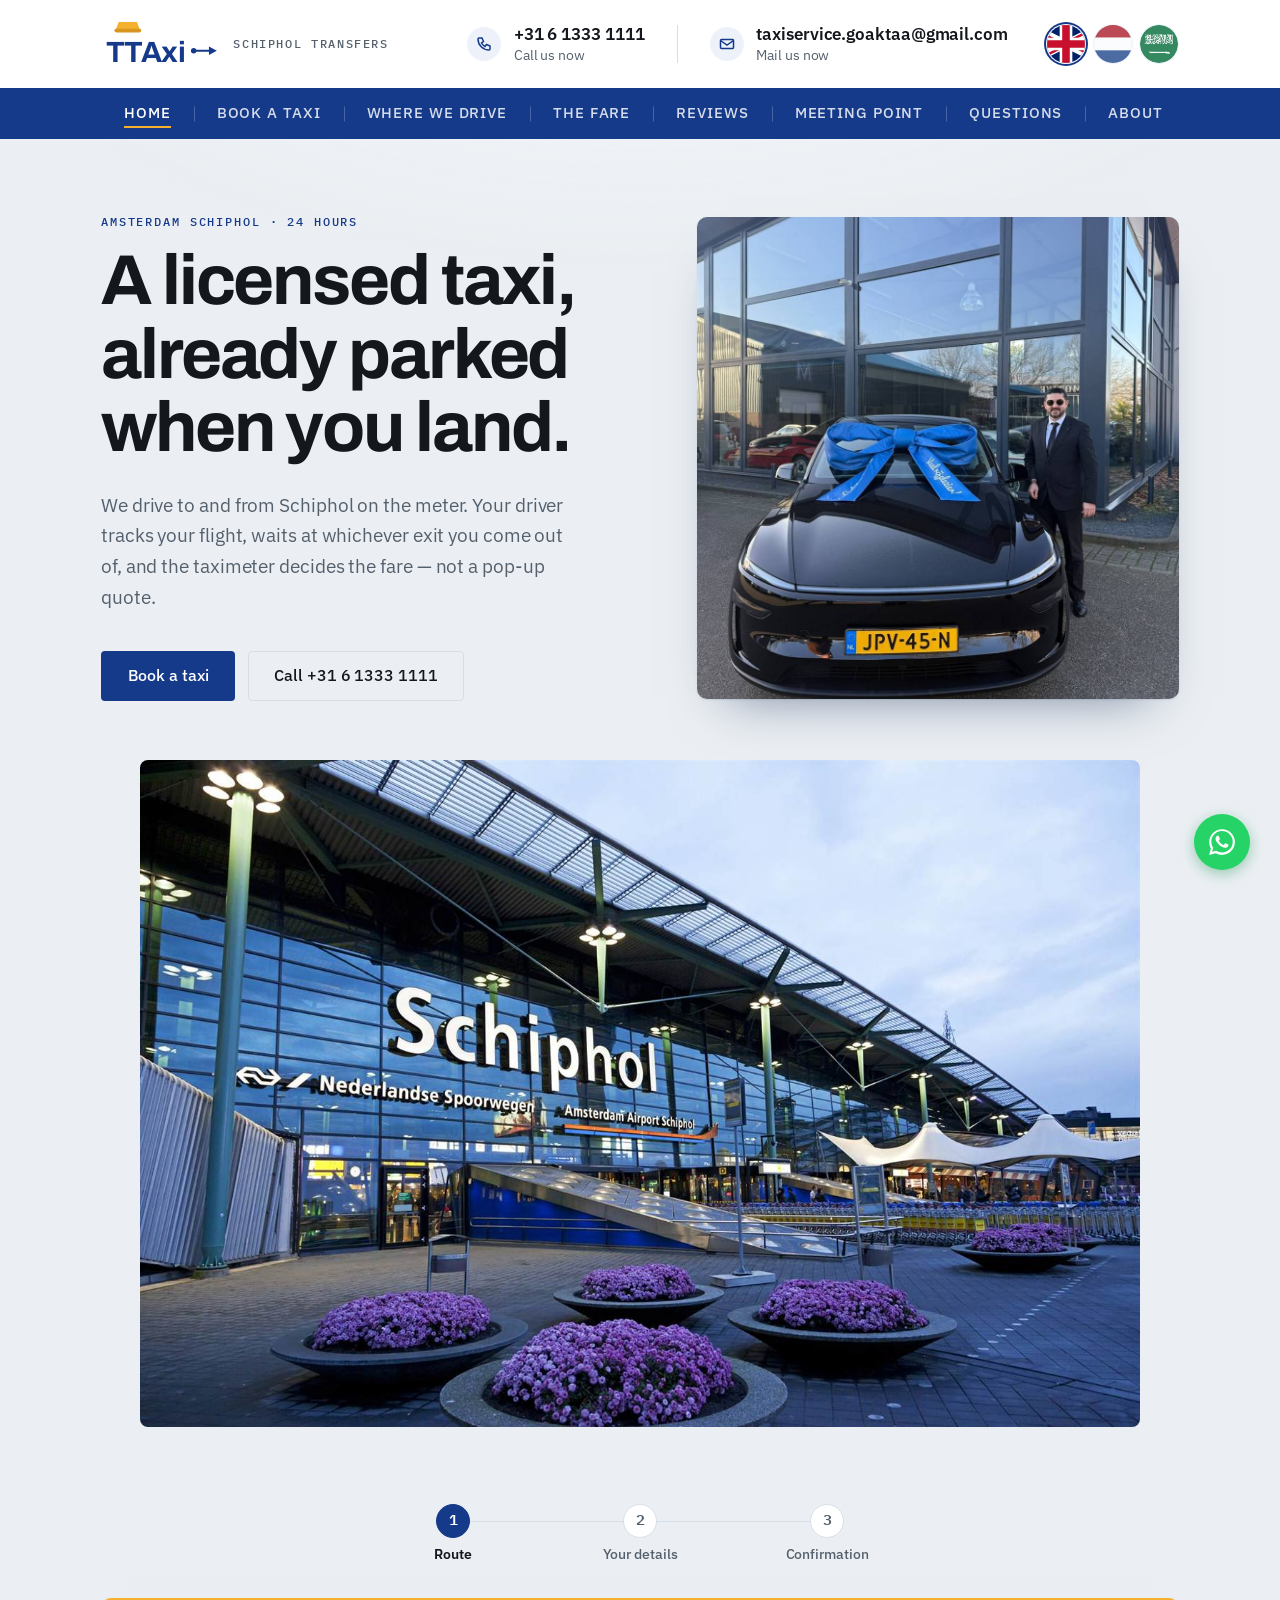
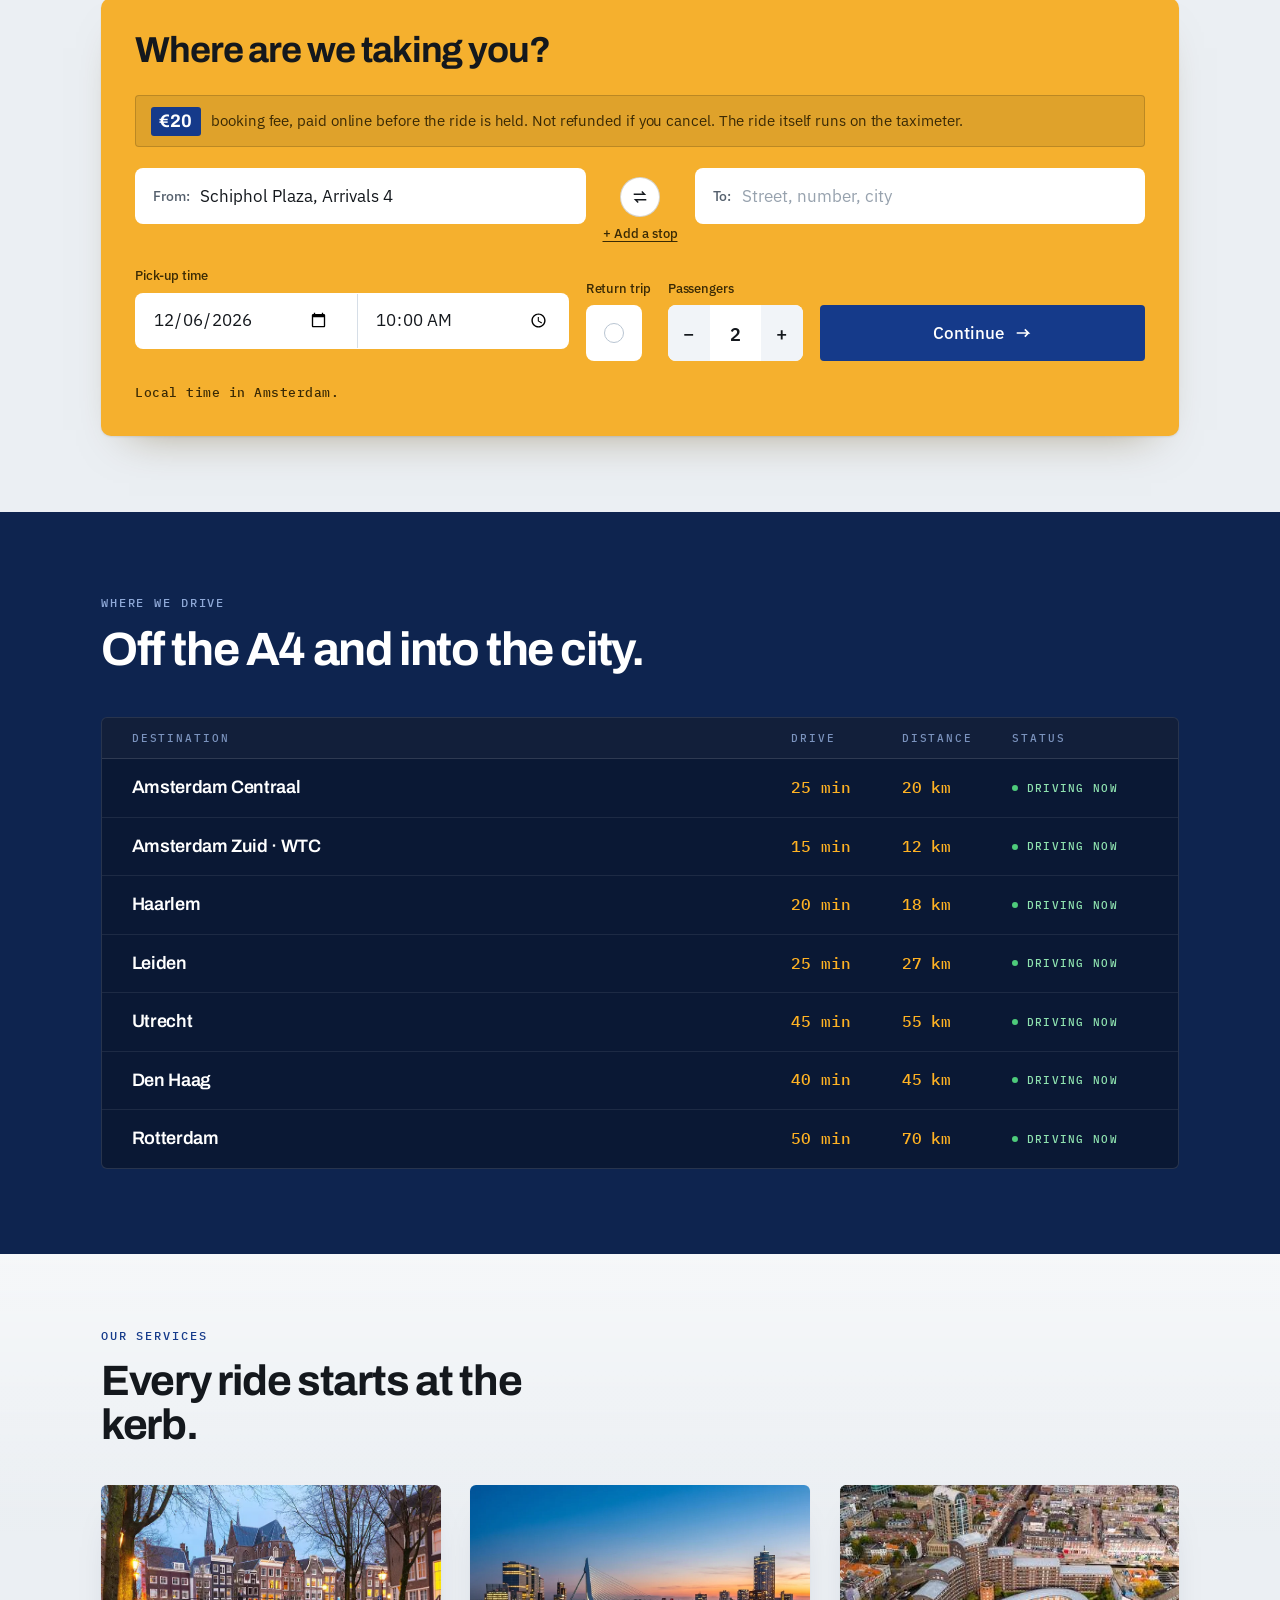
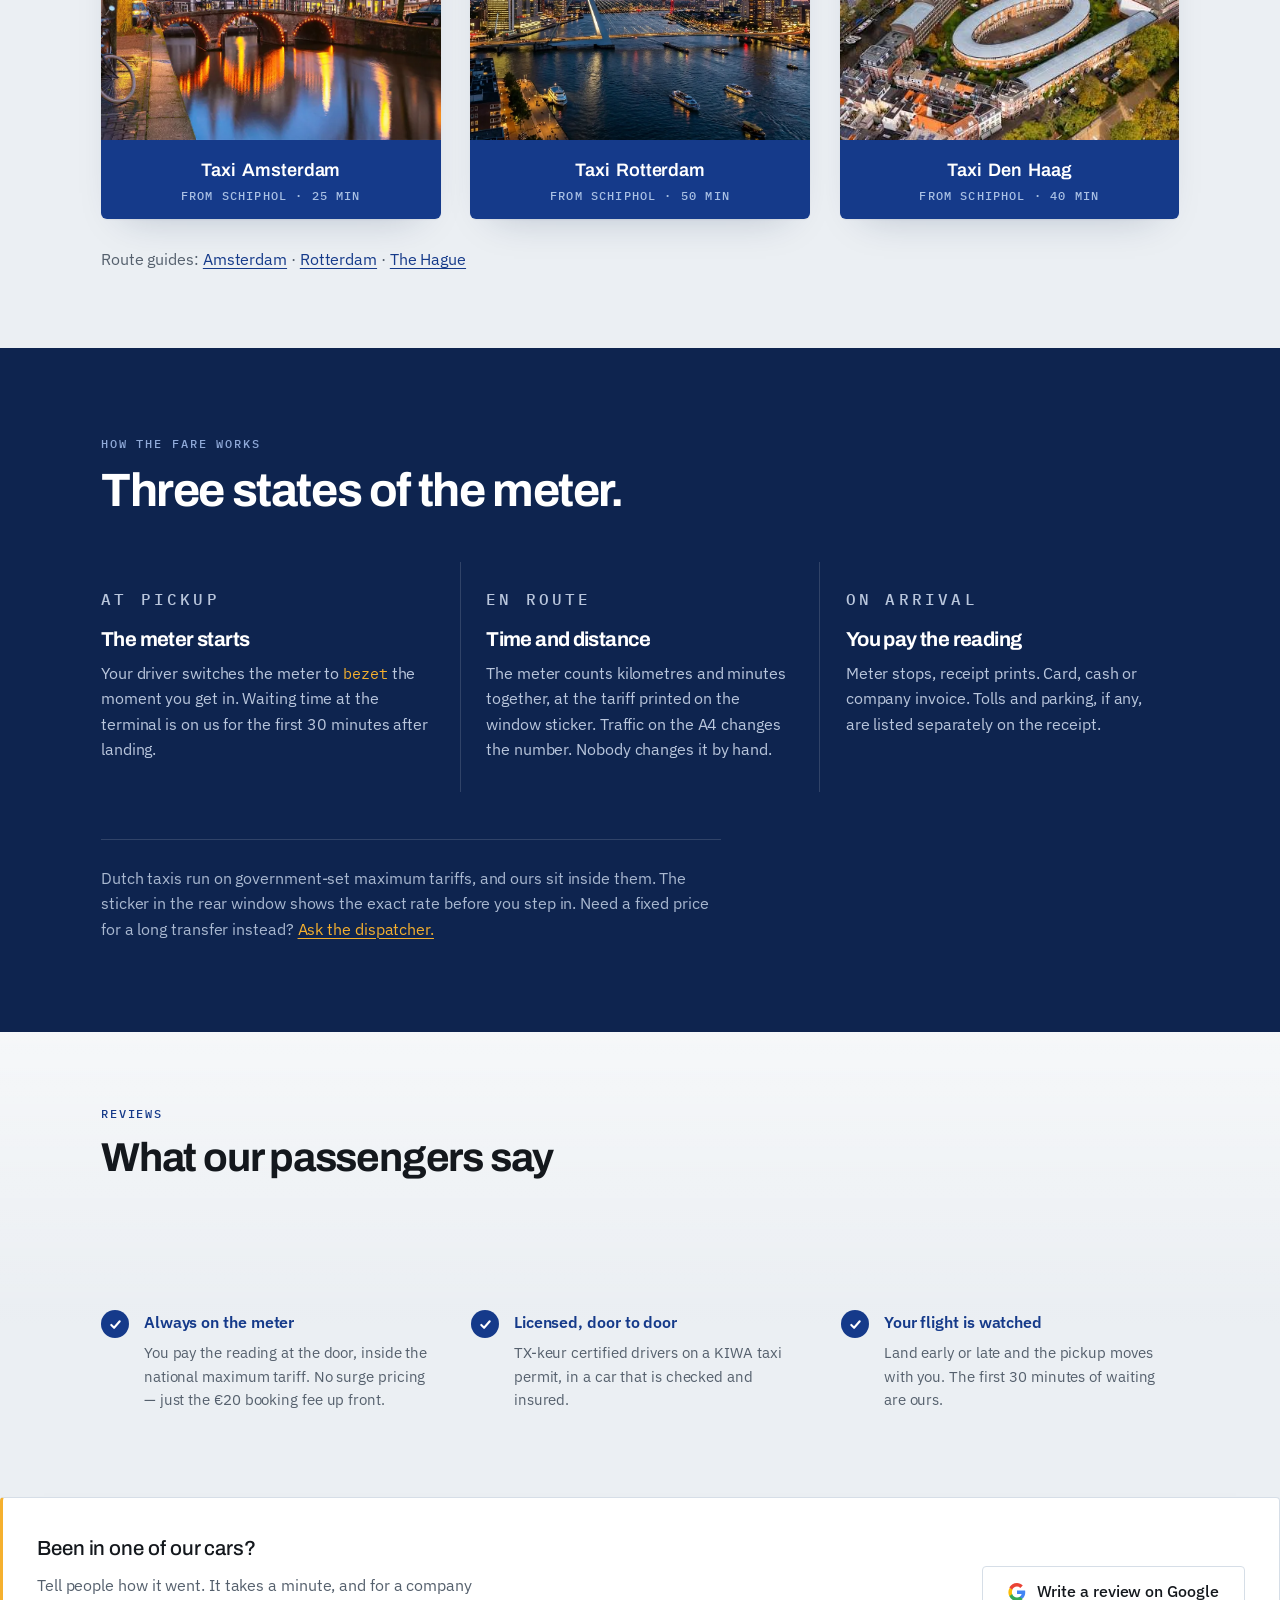
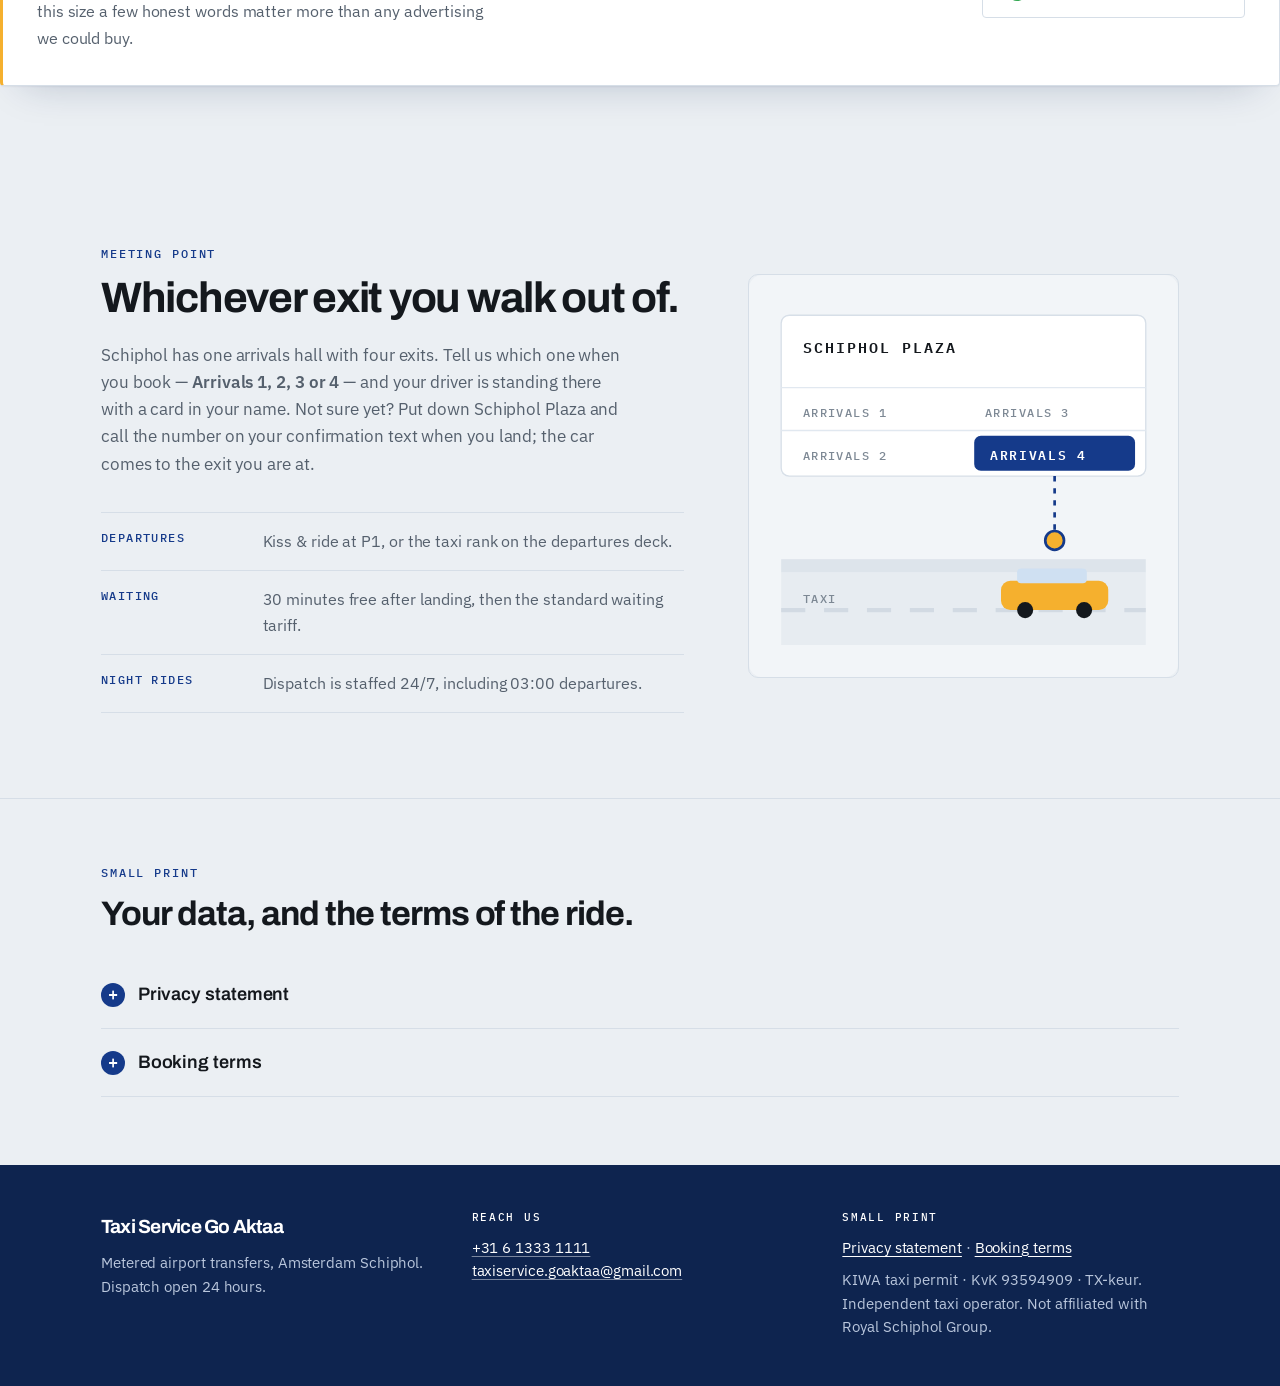
<file: index.html>
<!DOCTYPE html>
<html lang="en" dir="ltr">
<head>
<meta charset="utf-8">
<meta name="viewport" content="width=device-width, initial-scale=1">
<title>Taxi Service Go Aktaa — Metered taxis at Amsterdam Schiphol</title>
<meta name="description" content="Licensed metered taxis to and from Amsterdam Schiphol. Book a car, meet your driver at Arrivals 4, pay what the taximeter reads.">
<link rel="canonical" href="https://taxiservicegoaktaa.nl/">

<!-- Same page in three languages, switched in the browser. -->
<link rel="alternate" hreflang="en" href="https://taxiservicegoaktaa.nl/">
<link rel="alternate" hreflang="nl" href="https://taxiservicegoaktaa.nl/">
<link rel="alternate" hreflang="ar" href="https://taxiservicegoaktaa.nl/">
<link rel="alternate" hreflang="x-default" href="https://taxiservicegoaktaa.nl/">

<link rel="icon" href="favicon.svg" type="image/svg+xml">
<link rel="apple-touch-icon" href="favicon.svg">
<meta name="theme-color" content="#153A8A">

<!-- What a shared link looks like in WhatsApp, Facebook, LinkedIn. -->
<meta property="og:type" content="website">
<meta property="og:site_name" content="Taxi Service Go Aktaa">
<meta property="og:url" content="https://taxiservicegoaktaa.nl/">
<meta property="og:title" content="Taxi Service Go Aktaa — Metered taxis at Amsterdam Schiphol">
<meta property="og:description" content="Licensed metered taxis to and from Amsterdam Schiphol. Your driver tracks your flight and waits at the exit you choose. The taximeter decides the fare.">
<meta property="og:image" content="https://taxiservicegoaktaa.nl/og-image.jpg">
<meta property="og:image:width" content="1200">
<meta property="og:image:height" content="630">
<meta property="og:locale" content="en_GB">
<meta property="og:locale:alternate" content="nl_NL">
<meta property="og:locale:alternate" content="ar_AR">
<meta name="twitter:card" content="summary_large_image">
<meta name="twitter:title" content="Taxi Service Go Aktaa — Metered taxis at Amsterdam Schiphol">
<meta name="twitter:description" content="Licensed metered taxis to and from Amsterdam Schiphol. The taximeter decides the fare.">
<meta name="twitter:image" content="https://taxiservicegoaktaa.nl/og-image.jpg">

<!-- Fonts served from this domain. Loading them from Google would hand
     every visitor's IP address to Google, which a German court ruled a
     GDPR breach in 2022, and costs two extra connections per visit. -->
<link rel="preload" href="fonts/Archivo-700-latin.woff2" as="font" type="font/woff2" crossorigin>
<link rel="preload" href="fonts/IBMPlexSans-400-latin.woff2" as="font" type="font/woff2" crossorigin>
<link rel="stylesheet" href="fonts.css">
<link rel="stylesheet" href="styles.css">

<!-- Tells Google what this business is, so the phone number and hours
     can appear in search. Address and rating are deliberately absent:
     both must be real, and one is not known yet while the other is empty. -->
<script type="application/ld+json">
{
  "@context": "https://schema.org",
  "@type": "TaxiService",
  "name": "Taxi Service Go Aktaa",
  "alternateName": "TTAxi",
  "url": "https://taxiservicegoaktaa.nl/",
  "image": "https://taxiservicegoaktaa.nl/og-image.jpg",
  "logo": "https://taxiservicegoaktaa.nl/logo.svg",
  "telephone": "+31613331111",
  "email": "taxiservice.goaktaa@gmail.com",
  "description": "Licensed metered taxi transfers to and from Amsterdam Airport Schiphol. The fare comes off the taximeter, within the Dutch national maximum tariff.",
  "priceRange": "Metered — Dutch national maximum tariff",
  "currenciesAccepted": "EUR",
  "paymentAccepted": "Cash, Credit Card, Invoice",
  "identifier": {
    "@type": "PropertyValue",
    "propertyID": "KvK",
    "value": "93594909"
  },
  "availableLanguage": [
    {
      "@type": "Language",
      "name": "English"
    },
    {
      "@type": "Language",
      "name": "Dutch"
    },
    {
      "@type": "Language",
      "name": "Arabic"
    }
  ],
  "areaServed": [
    {
      "@type": "Airport",
      "name": "Amsterdam Airport Schiphol",
      "iataCode": "AMS"
    },
    {
      "@type": "City",
      "name": "Amsterdam"
    },
    {
      "@type": "City",
      "name": "Rotterdam"
    },
    {
      "@type": "City",
      "name": "The Hague"
    },
    {
      "@type": "City",
      "name": "Haarlem"
    },
    {
      "@type": "City",
      "name": "Leiden"
    },
    {
      "@type": "City",
      "name": "Utrecht"
    }
  ],
  "openingHoursSpecification": {
    "@type": "OpeningHoursSpecification",
    "dayOfWeek": [
      "Monday",
      "Tuesday",
      "Wednesday",
      "Thursday",
      "Friday",
      "Saturday",
      "Sunday"
    ],
    "opens": "00:00",
    "closes": "23:59"
  },
  "potentialAction": {
    "@type": "ReserveAction",
    "target": {
      "@type": "EntryPoint",
      "urlTemplate": "https://taxiservicegoaktaa.nl/#book"
    },
    "result": {
      "@type": "Reservation",
      "name": "Taxi booking"
    }
  }
}
</script>

</head>
<body>

<a class="skip" href="#book" data-i18n="skip">Skip to booking</a>

<header class="masthead">
  <div class="wrap masthead__top">

    <!-- LOGO SLOT ────────────────────────────────────────────────
         Drop your logo file into this folder, then replace the two
         <span> lines below with one line:

           <img class="brand__logo" src="logo.svg" alt="Taxi Service Go Aktaa">

         SVG is best; a PNG at least 400px wide also works. The CSS
         already sizes it, so nothing else needs changing.
         ─────────────────────────────────────────────────────────── -->
    <a class="brand" href="#top">
      <svg class="brand__mark" viewBox="0 0 196 82" role="img" aria-label="TTAxi">
        <title>TTAxi</title>
        <!-- Roof light: the amber lamp already used across the site, sitting
             on the two T's the way it sits on a car. -->
        <path d="M24 18 L29 5 H59 L64 18 Z" fill="#F5B02E"/>
        <rect x="22" y="16" width="44" height="6" rx="3" fill="#D8961F"/>
        <!-- Wordmark -->
        <text class="brand__word" x="8" y="70">TTAxi</text>
        <!-- Pick-up to drop-off, straight and metered -->
        <g fill="#153A8A">
          <circle cx="152" cy="52" r="4.5"/>
          <path d="M152 52 H178" stroke="#153A8A" stroke-width="3.5" stroke-linecap="round"/>
          <path d="M177 45 L190 52 L177 59 Z"/>
        </g>
      </svg>
      <span class="brand__sub" data-i18n="brand.sub">Schiphol transfers</span>
    </a>

    <div class="masthead__reach">
      <a class="reach" href="tel:+31613331111">
        <span class="reach__ico" aria-hidden="true">
          <svg viewBox="0 0 16 16" fill="none" stroke="currentColor" stroke-width="1.5"><path d="M3 2h3l1.5 3.5-2 1.5a8 8 0 0 0 3.5 3.5l1.5-2L14 10v3a1 1 0 0 1-1 1A11 11 0 0 1 2 3a1 1 0 0 1 1-1z"/></svg>
        </span>
        <span class="reach__text">
          <strong dir="ltr">+31 6 1333 1111</strong>
          <span data-i18n="topbar.call">Call us now</span>
        </span>
      </a>

      <span class="masthead__rule" aria-hidden="true"></span>

      <a class="reach reach--mail" href="mailto:taxiservice.goaktaa@gmail.com">
        <span class="reach__ico" aria-hidden="true">
          <svg viewBox="0 0 16 16" fill="none" stroke="currentColor" stroke-width="1.5"><rect x="1.5" y="3.5" width="13" height="9" rx="1"/><path d="M1.5 4.5 8 9l6.5-4.5"/></svg>
        </span>
        <span class="reach__text">
          <strong dir="ltr">taxiservice.goaktaa@gmail.com</strong>
          <span data-i18n="topbar.mail">Mail us now</span>
        </span>
      </a>
    </div>

    <div class="lang" role="group" aria-label="Language" data-i18n-aria="lang.label">
      <button type="button" class="lang__b" data-lang="en" aria-pressed="true" data-i18n-aria="lang.en">
        <svg class="flag" viewBox="0 0 60 30" preserveAspectRatio="xMidYMid slice" aria-hidden="true" focusable="false">
          <clipPath id="ukClip"><path d="M30 15h30v15zv15H0zH0V0zV0h30z"/></clipPath>
          <rect width="60" height="30" fill="#012169"/>
          <path d="M0 0l60 30M60 0L0 30" stroke="#fff" stroke-width="6"/>
          <path d="M0 0l60 30M60 0L0 30" clip-path="url(#ukClip)" stroke="#C8102E" stroke-width="4"/>
          <path d="M30 0v30M0 15h60" stroke="#fff" stroke-width="10"/>
          <path d="M30 0v30M0 15h60" stroke="#C8102E" stroke-width="6"/>
        </svg>
      </button>
      <button type="button" class="lang__b" data-lang="nl" aria-pressed="false" data-i18n-aria="lang.nl">
        <svg class="flag" viewBox="0 0 60 30" preserveAspectRatio="xMidYMid slice" aria-hidden="true" focusable="false">
          <rect width="60" height="10" fill="#AE1C28"/>
          <rect y="10" width="60" height="10" fill="#fff"/>
          <rect y="20" width="60" height="10" fill="#21468B"/>
        </svg>
      </button>
      <!-- The shahada is suggested with plain bars rather than drawn as
           letterforms: at this size hand-made script would come out garbled,
           and garbled scripture is worse than an honest simplification. -->
      <button type="button" class="lang__b" data-lang="ar" aria-pressed="false" data-i18n-aria="lang.ar">
        <!-- A real flag file: the shahada is calligraphy, and hand-drawing it
             at this size only ever produced a green smudge. -->
        <img class="flag" src="flag-sa.png" alt="" width="250" height="250">
      </button>
    </div>
  </div>
</header>

<nav class="mainnav" id="mainnav" aria-label="Sections">
  <div class="wrap mainnav__inner">
    <!-- Phones get a button instead of a row that runs off the screen. -->
    <button class="navtoggle" id="navToggle" type="button"
            aria-expanded="false" aria-controls="navLinks" data-i18n-aria="nav.menu">
      <span class="navtoggle__bars" aria-hidden="true"></span>
      <span data-i18n="nav.menu">Menu</span>
    </button>
    <div class="mainnav__links" id="navLinks">
      <a href="#top" class="is-here" data-i18n="nav.home">Home</a>
    <a href="#book" data-i18n="nav.cta">Book a taxi</a>
    <a href="#routes" data-i18n="nav.routes">Where we drive</a>
    <a href="#fare" data-i18n="nav.fare">The fare</a>
    <a href="#reviews" data-i18n="nav.reviews">Reviews</a>
    <a href="#meet" data-i18n="nav.meet">Meeting point</a>
      <a href="faq.html" data-i18n="nav.faq">Questions</a>
      <a href="about.html" data-i18n="nav.about">About</a>
    </div>
  </div>
</nav>

<main id="top">

  <!-- ── Hero ─────────────────────────────────────────────── -->
  <section class="hero">
    <div class="wrap hero__grid">
      <div class="hero__copy">
        <p class="eyebrow" data-i18n="hero.eyebrow">Amsterdam Schiphol · 24 hours</p>
        <h1 data-i18n="hero.h1">A licensed taxi, already parked when you land.</h1>
        <p class="lede" data-i18n="hero.lede">
          We drive to and from Schiphol on the meter. Your driver tracks your flight,
          waits at Arrivals 4, and the taximeter decides the fare — not a pop-up quote.
        </p>
        <div class="hero__actions">
          <a class="btn btn--primary" href="#book" data-i18n="cta.book">Book a taxi</a>
          <a class="btn btn--ghost" href="tel:+31613331111" data-i18n="cta.call">Call +31 6 1333 1111</a>
        </div>
      </div>

      <!-- Save your car photo as car.jpg beside index.html and it becomes the
           hero image, with the meter tucked into its corner. Without the file
           the meter stands alone, exactly as before. -->
      <figure class="meter shot" id="heroShot">
        <div class="shot__frame">
        <img class="shot__photo" src="car.jpg" width="1000" height="1333" fetchpriority="high" decoding="async" alt="" data-i18n-alt="hero.photo.alt" hidden>
        <div class="meter__bezel" lang="nl" dir="ltr">
          <div class="meter__head">
            <span>TAXAMETER</span>
            <span class="meter__flag">VRIJ</span>
          </div>
          <div class="meter__readout">
            <span class="meter__value">--.--</span>
            <span class="meter__cur">EUR</span>
          </div>
          <dl class="meter__rows">
            <div><dt>Tarief</dt><dd id="meterTariff">—</dd></div>
            <div><dt>Afstand</dt><dd>0.00 km</dd></div>
            <div><dt>Tijd</dt><dd>00:00</dd></div>
          </dl>
        </div>
        </div>
      </figure>
    </div>

    <div class="hero__art" aria-hidden="true">
      <img class="hero__photo" src="schiphol.jpg" width="1400" height="933" loading="lazy" decoding="async" alt="">
      <svg class="hero__draw" viewBox="0 0 1200 300" preserveAspectRatio="xMidYMax slice" role="presentation" focusable="false">
        <defs>
          <linearGradient id="sky" x1="0" y1="0" x2="0" y2="1">
            <stop offset="0" stop-color="#E3EAF3"/>
            <stop offset="1" stop-color="#F4F7FA"/>
          </linearGradient>
          <clipPath id="glass"><rect x="60" y="72" width="620" height="124" rx="3"/></clipPath>
        </defs>

        <rect width="1200" height="300" fill="url(#sky)"/>

        <!-- control tower -->
        <rect x="1090" y="50" width="16" height="146" fill="#9FB0C6"/>
        <path d="M1078 50h40l-6 -14h-28z" fill="#153A8A"/>
        <rect x="1076" y="18" width="44" height="26" rx="4" fill="#1B4FD8"/>

        <!-- lamp post -->
        <g fill="#AEBBCB"><rect x="1040" y="60" width="7" height="136"/><rect x="1024" y="56" width="39" height="7" rx="3"/></g>

        <!-- terminal -->
        <rect x="60" y="60" width="620" height="136" rx="4" fill="#F8FAFC"/>
        <rect x="60" y="60" width="620" height="12" fill="#153A8A"/>
        <g clip-path="url(#glass)" stroke="#C4D1E0" stroke-width="2">
          <path d="M100 72v124M140 72v124M180 72v124M220 72v124M260 72v124M300 72v124M340 72v124M380 72v124M420 72v124M460 72v124M500 72v124M540 72v124M580 72v124M620 72v124M660 72v124M60 116h620M60 156h620"/>
        </g>
        <rect x="60" y="72" width="620" height="124" fill="#B9CBE2" opacity=".26"/>
        <rect x="300" y="132" width="150" height="64" rx="2" fill="#E9EFF5"/>
        <rect x="300" y="132" width="150" height="9" fill="#153A8A" opacity=".7"/>

        <!-- kerbside taxi sign -->
        <rect x="648" y="126" width="6" height="70" fill="#93A5BC"/>
        <rect x="620" y="98" width="62" height="28" rx="3" fill="#153A8A"/>
        <text x="633" y="117" class="art-sign">TAXI</text>

        <!-- kerb and road -->
        <rect x="0" y="196" width="1200" height="8" fill="#D3DBE4"/>
        <rect x="0" y="204" width="1200" height="96" fill="#E1E7ED"/>
        <path d="M0 268h1200" stroke="#CFD7E0" stroke-width="4" stroke-dasharray="46 34" fill="none"/>

        <!-- taxi at the kerb -->
        <g>
          <path d="M700 226h268l-6-34c-2-13-13-22-26-22H738c-13 0-24 9-26 22z" fill="#F5B02E"/>
          <path d="M748 176h172l-12-30c-3-8-11-13-19-13H779c-9 0-17 5-20 13z" fill="#CFE0F2"/>
          <path d="M832 133h6v43h-6z" fill="#F5B02E"/>
          <rect x="678" y="222" width="312" height="34" rx="12" fill="#F5B02E"/>
          <rect x="678" y="244" width="312" height="12" rx="6" fill="#D8961F"/>
          <rect x="806" y="114" width="56" height="20" rx="5" fill="#14181D"/>
          <rect x="812" y="119" width="44" height="10" rx="3" fill="#FFC24D"/>
          <rect x="690" y="230" width="20" height="9" rx="4" fill="#FFF3D6"/>
          <rect x="960" y="230" width="20" height="9" rx="4" fill="#C0392B" opacity=".8"/>
          <g fill="#14181D"><circle cx="740" cy="256" r="21"/><circle cx="926" cy="256" r="21"/></g>
          <g fill="#E1E7ED"><circle cx="740" cy="256" r="9"/><circle cx="926" cy="256" r="9"/></g>
        </g>
      </svg>
    </div>
  </section>

  <!-- ── Booking ──────────────────────────────────────────── -->
  <section class="book" id="book">
    <div class="wrap">

        <!-- The rail sits above both cards: it marks the confirmation too,
             and the confirmation replaces the form rather than living in it. -->
        <ol class="steps" id="steps" aria-label="Booking steps" data-i18n-aria="steps.label">
          <li class="steps__i is-now" data-step="1">
            <span class="steps__n" aria-hidden="true">1</span>
            <span class="steps__l" data-i18n="step.1">Route</span>
          </li>
          <li class="steps__i" data-step="2">
            <span class="steps__n" aria-hidden="true">2</span>
            <span class="steps__l" data-i18n="step.2">Your details</span>
          </li>
          <li class="steps__i" data-step="3">
            <span class="steps__n" aria-hidden="true">3</span>
            <span class="steps__l" data-i18n="step.3">Confirmation</span>
          </li>
        </ol>

      <!-- The working card: taxi yellow, because this is the part that
           behaves like the roof light rather than like paperwork. -->
      <div class="bookcard" id="bookcard">

        <!-- Formspree relays this to the inbox. The action is set from the
             endpoint in app.js so there is only one place to edit. -->
        <form class="form" id="bookingForm" name="booking" novalidate>

          <!-- ── Step 1: the route ──────────────────────────── -->
          <section class="pane" data-pane="1">
            <header class="bookcard__head">
              <h2 data-i18n="form.h2">Where are we taking you?</h2>
            </header>
            <!-- Shown before anyone fills the form in: a mandatory charge
                 disclosed only at the end is a dark pattern, and in the EU
                 it is also not lawful. -->
            <p class="feebar">
              <span class="feebar__amt">€20</span>
              <span data-i18n="fee.bar">booking fee, paid online. The ride itself runs on the taximeter.</span>
            </p>

            <datalist id="places">
              <option value="Schiphol Plaza, Arrivals 1"></option>
              <option value="Schiphol Plaza, Arrivals 2"></option>
              <option value="Schiphol Plaza, Arrivals 3"></option>
              <option value="Schiphol Plaza, Arrivals 4"></option>
              <option value="Schiphol Plaza — I'll call when I land"></option>
              <option value="Schiphol P1, Departures"></option>
              <option value="Amsterdam Centraal"></option>
              <option value="Amsterdam Zuid / WTC"></option>
              <option value="RAI Amsterdam"></option>
              <option value="Haarlem"></option>
              <option value="Leiden"></option>
              <option value="Utrecht"></option>
              <option value="Den Haag"></option>
              <option value="Rotterdam"></option>
            </datalist>

            <!-- Route row -->
            <div class="route">
              <div class="route__leg">
                <div class="pill">
                  <label class="pill__lab" for="pickup" data-i18n="f.from">From</label>
                  <input id="pickup" name="pickup" type="text" autocomplete="off"
                         placeholder="Schiphol Plaza, Arrivals 4" required>
                </div>
                <span class="err" data-err-for="pickup"></span>
                <!-- Schiphol's arrivals hall has four doors. Opening the
                     pick-up field offers them, rather than making anyone type
                     an address for a door they have not walked out of yet. -->
                <div class="exits" id="exits" hidden>
                  <p class="exits__lab" data-i18n="f.exit">Which exit?</p>
                  <ul class="exits__list" role="listbox" aria-label="Arrivals exit" data-i18n-aria="f.exit">
                    <li><button type="button" class="exits__opt" data-exit="1">Arrivals 1</button></li>
                    <li><button type="button" class="exits__opt" data-exit="2">Arrivals 2</button></li>
                    <li><button type="button" class="exits__opt" data-exit="3">Arrivals 3</button></li>
                    <li><button type="button" class="exits__opt" data-exit="4">Arrivals 4</button></li>
                    <li><button type="button" class="exits__opt exits__opt--soft" data-exit="" data-i18n="f.exit.unsure">Not sure yet</button></li>
                    <li><button type="button" class="exits__opt exits__opt--soft" data-exit="dep">Schiphol P1, Departures</button></li>
                  </ul>
                </div>
              </div>

              <div class="route__mid">
                <button type="button" class="swap" id="swapBtn" aria-label="Swap pick-up and destination" data-i18n-aria="f.swap">
                  <svg viewBox="0 0 20 20" fill="none" stroke="currentColor" stroke-width="1.6" aria-hidden="true">
                    <path d="M3 7h12l-3-3M17 13H5l3 3"/>
                  </svg>
                </button>
                <button type="button" class="viabtn" id="viaBtn" data-i18n="f.addstop">+ Add a stop</button>
              </div>

              <div class="route__leg">
                <div class="pill">
                  <label class="pill__lab" for="dest" data-i18n="f.to">To</label>
                  <input id="dest" name="destination" type="text" list="places" autocomplete="off"
                         placeholder="Street, number, city" data-i18n-ph="f.dest.ph" required>
                </div>
                <span class="err" data-err-for="dest"></span>
              </div>
            </div>

            <!-- Optional intermediate stop -->
            <div class="via" id="viaWrap" hidden>
              <div class="pill">
                <label class="pill__lab" for="via" data-i18n="f.via">Via</label>
                <input id="via" name="via" type="text" list="places" autocomplete="off"
                       placeholder="Street, number, city" data-i18n-ph="f.dest.ph">
              </div>
              <button type="button" class="viabtn viabtn--off" id="viaOff" data-i18n="f.removestop">Remove stop</button>
            </div>

            <!-- Controls row -->
            <div class="controls">
              <div class="ctl">
                <span class="ctl__lab" data-i18n="f.when">Pick-up time</span>
                <div class="pill pill--split">
                  <label class="pill__seg">
                    <span class="sr" data-i18n="f.date">Date</span>
                    <input id="date" name="date" type="date" required>
                  </label>
                  <label class="pill__seg">
                    <span class="sr" data-i18n="f.time">Pick-up time</span>
                    <input id="time" name="time" type="time" required>
                  </label>
                </div>
                <span class="err" data-err-for="date"></span>
                <span class="err" data-err-for="time"></span>
              </div>

              <div class="ctl ctl--tight">
                <span class="ctl__lab" data-i18n="f.return">Return trip</span>
                <label class="switch">
                  <input type="checkbox" id="ret" name="return-trip" value="yes">
                  <span class="switch__dot" aria-hidden="true"></span>
                </label>
              </div>

              <div class="ctl ctl--tight">
                <span class="ctl__lab" data-i18n="f.pax">Passengers</span>
                <div class="stepper">
                  <button type="button" data-pax="-1" aria-label="Fewer passengers" data-i18n-aria="pax.less">−</button>
                  <input id="pax" name="passengers" type="number" min="1" max="8" step="1" value="2" inputmode="numeric">
                  <button type="button" data-pax="1" aria-label="More passengers" data-i18n-aria="pax.more">+</button>
                </div>
                <span class="ctl__hint" id="paxHint" hidden data-i18n="pax.minivan">Minivan</span>
              </div>

              <div class="ctl ctl--go">
                <p class="blocknote" id="blockNote" role="alert" hidden></p>
                <button class="btn btn--go" type="button" id="nextBtn">
                  <span data-i18n="nav.next">Continue</span>
                  <svg viewBox="0 0 20 20" fill="none" stroke="currentColor" stroke-width="1.8" aria-hidden="true"><path d="M3 10h13l-4-4M16 10l-4 4"/></svg>
                </button>
              </div>
            </div>

            <!-- Return leg, revealed by the toggle -->
            <div class="controls controls--return" id="retWrap" hidden>
              <div class="ctl">
                <span class="ctl__lab" data-i18n="f.returnwhen">Return pick-up</span>
                <div class="pill pill--split">
                  <label class="pill__seg">
                    <span class="sr" data-i18n="f.date">Date</span>
                    <input id="retDate" name="return-date" type="date">
                  </label>
                  <label class="pill__seg">
                    <span class="sr" data-i18n="f.time">Pick-up time</span>
                    <input id="retTime" name="return-time" type="time">
                  </label>
                </div>
                <span class="err" data-err-for="retDate"></span>
                <span class="err" data-err-for="retTime"></span>
              </div>
            </div>

            <p class="bookcard__note" data-i18n="f.time.hint">Local time in Amsterdam.</p>
          </section>

          <!-- ── Step 2: who to look for ─────────────────────── -->
          <section class="pane" data-pane="2" hidden>
            <header class="bookcard__head">
              <h2 data-i18n="form.h2b">Who is the driver looking for?</h2>
              <p data-i18n="form.subb">Your name goes on the card at Arrivals 4.</p>
            </header>

            <div class="grid">
            <p class="field">
              <label for="bags"><span data-i18n="f.bags">Suitcases</span> <span class="opt" data-i18n="optional">optional</span></label>
              <select id="bags" name="suitcases">
                <option value="" data-i18n="bags.unsure">Not sure yet</option>
                <option value="hand" data-i18n="bags.hand">Hand luggage only</option>
                <option value="1">1</option>
                <option value="2">2</option>
                <option value="3">3</option>
                <option value="4+" data-i18n="bags.many">4 or more</option>
              </select>
            </p>

            <p class="field">
              <label for="name" data-i18n="f.name">Name</label>
              <input id="name" name="name" type="text" autocomplete="name"
                     placeholder="Name on the flight" data-i18n-ph="f.name.ph" required>
              <span class="err" data-err-for="name"></span>
            </p>

            <p class="field">
              <label for="phone" data-i18n="f.phone">Mobile number</label>
              <input id="phone" name="mobile" type="tel" autocomplete="tel" inputmode="tel"
                     placeholder="+31 6 1234 5678" required>
              <span class="hint" data-i18n="f.phone.hint">Your driver calls this number on arrival.</span>
              <span class="err" data-err-for="phone"></span>
            </p>

            <p class="field">
              <label for="email"><span data-i18n="f.email">Email</span></label>
              <input id="email" name="email" type="email" autocomplete="email" inputmode="email"
                     placeholder="you@example.com" required>
              <span class="hint" data-i18n="f.email.hint">For a written confirmation. Leave it out and we will contact you on your mobile.</span>
              <span class="err" data-err-for="email"></span>
            </p>

            <p class="field">
              <label for="flight"><span data-i18n="f.flight">Flight number</span> <span class="opt" data-i18n="optional">optional</span></label>
              <input id="flight" name="flight" type="text" class="mono" placeholder="KL1234" maxlength="8" autocomplete="off">
              <span class="hint" data-i18n="f.flight.hint">We watch the arrival and shift the pickup if you land late.</span>
            </p>

            <p class="field field--wide">
              <label for="notes"><span data-i18n="f.notes">Anything the driver should know</span> <span class="opt" data-i18n="optional">optional</span></label>
              <textarea id="notes" name="notes" rows="3" placeholder="Child seat, wheelchair, bicycle, second stop…" data-i18n-ph="f.notes.ph"></textarea>
            </p>
            </div>

            <div class="fareline">
              <span class="fareline__tag" data-i18n="fare.tag">Fare</span>
              <p data-i18n="fare.note">Metered. Your driver starts the taximeter at pickup and you pay what it reads at the door,
                 within the national maximum taxi tariff. No booking fee, no surge pricing.</p>
            </div>
          </section>

          <!-- Bots fill this in; people never see it. _gotcha is the name
               Formspree filters on, so spam is dropped server-side too. -->
          <p class="trap" aria-hidden="true">
            <label for="gotcha">Company</label>
            <input id="gotcha" name="_gotcha" type="text" tabindex="-1" autocomplete="off">
          </p>

          <!-- Step 1 has its own Continue inside the controls row, so this
               foot only carries the step-2 pair. -->
          <div class="form__foot" id="formFoot" hidden>
            <button class="btn btn--ghost" type="button" id="backBtn" data-i18n="nav.back">Back</button>
            <button class="btn btn--go btn--big" type="submit" id="sendBtn" data-i18n="form.submit">Request this ride</button>
            <p class="form__note" data-i18n="form.note">No payment now. Nothing is charged until the ride is finished.</p>
          </div>

          <p class="form__error" id="formError" role="alert" hidden></p>
        </form>
      </div>

      <!-- Shown when the customer returns from a completed payment. -->
      <div class="panel paid" id="paidBox" hidden>
        <p class="eyebrow" data-i18n="paid.eyebrow">Payment received</p>
        <h2 class="paid__title" data-i18n="paid.title">That is your ride booked.</h2>
        <p class="paid__ref"><span data-i18n="r.ref">REF</span> <strong id="paidRef">—</strong></p>
        <p class="paid__p" data-i18n="paid.body">We have your booking and your €20. We will come back to you with the
           driver name and licence plate before the pick-up time. The fare itself is settled in the car, on the meter.</p>
        <div class="paid__acts">
          <a class="btn btn--ghost" href="tel:+31613331111" data-i18n="cta.call">Call +31 6 1333 1111</a>
          <a class="btn btn--ghost" href="/" data-i18n="nav.home">Home</a>
        </div>
      </div>

      <!-- The confirmation is paperwork, so it gets the paper card. -->
      <div class="panel" id="confirmPanel" hidden>
        <div class="receipt" id="receipt" tabindex="-1">
          <div class="receipt__paper">
            <p class="receipt__logo">GO AKTAA</p>
            <p class="receipt__kicker" data-i18n="r.kicker">RIDE REQUEST RECEIVED</p>
            <p class="receipt__ref"><span data-i18n="r.ref">REF</span> <strong id="rRef">—</strong></p>
            <hr>
            <dl class="receipt__rows">
              <div><dt data-i18n="r.pickup">Pick-up</dt><dd id="rPickup">—</dd></div>
              <div><dt data-i18n="r.dest">Drop-off</dt><dd id="rDest">—</dd></div>
              <div><dt data-i18n="r.when">When</dt><dd id="rWhen">—</dd></div>
              <div><dt data-i18n="r.pax">Passengers</dt><dd id="rPax">—</dd></div>
              <div><dt data-i18n="r.bags">Suitcases</dt><dd id="rBags">—</dd></div>
              <div><dt data-i18n="r.flight">Flight</dt><dd id="rFlight">—</dd></div>
              <div><dt data-i18n="r.contact">Contact</dt><dd id="rContact">—</dd></div>
            </dl>
            <hr>
            <div class="receipt__fare">
              <span data-i18n="r.fare">FARE</span>
              <span class="receipt__meter" data-i18n="r.fareval">ON THE TAXIMETER</span>
            </div>
            <p class="receipt__small" data-i18n="r.small">
              Charged on the meter at drop-off. Keep this reference — your driver's name and
              licence plate arrive by text within 15 minutes.
            </p>
            <p class="receipt__stamp" data-i18n="r.stamp">MEETING POINT · SCHIPHOL PLAZA · ARRIVALS 4</p>
          </div>
          <div class="receipt__side">
            <p class="eyebrow" data-i18n="r.confirmed">Booking confirmed</p>
            <h2 data-i18n="r.h2">Your ride is with the dispatcher.</h2>
            <p class="receipt__lede" data-i18n="r.lede">We're matching you with the nearest licensed car. You'll get a text with the
               driver's name, phone number and licence plate — and a call when they arrive.</p>
            <ul class="receipt__next">
              <li data-i18n="r.next1">Change or cancel free of charge up to 2 hours before pickup.</li>
              <li data-i18n="r.next2">Landing early or late? The flight number keeps the pickup in sync.</li>
              <li data-i18n-html="r.next3">Something urgent: <a href="tel:+31613331111">+31 6 1333 1111</a>, day or night.</li>
            </ul>
            <!-- Appears once a payment link is configured in app.js. -->
            <div class="paybox" id="payBox" hidden>
              <p class="paybox__h"><span data-i18n="fee.due">Booking fee due</span> <strong>€20</strong></p>
              <p class="paybox__p" data-i18n="fee.explain">Your ride is only held once this is paid. The fare itself is settled in the car, on the meter.</p>
              <a class="btn btn--primary btn--big" id="payBtn" href="#" data-i18n="fee.pay">Pay €20 and confirm</a>
            </div>

            <div class="receipt__acts">
              <!-- Opens WhatsApp with the whole booking already written out.
                   The customer taps send, and both sides have the ride in a
                   thread they can reply in. -->
              <a class="btn btn--wa" id="waSend" href="#" target="_blank" rel="noopener" data-i18n="r.wa">Send this on WhatsApp</a>
              <button class="btn btn--ghost" type="button" id="againBtn" data-i18n="r.again">Book another ride</button>
            </div>
          </div>
        </div>
      </div>

    </div>
  </section>

  <!-- ── Destinations, read like a departures board ────────── -->
  <section class="board" id="routes">
    <div class="wrap">
      <p class="eyebrow eyebrow--light" data-i18n="board.eyebrow">Where we drive</p>
      <h2 class="board__title" data-i18n="board.title">Off the A4 and into the city.</h2>

      <div class="board__panel">
        <div class="board__head" aria-hidden="true">
          <span data-i18n="board.h1">Destination</span>
          <span data-i18n="board.h2">Drive</span>
          <span data-i18n="board.h3">Distance</span>
          <span data-i18n="board.h4">Status</span>
        </div>
        <ul class="board__list">
          <li><span class="board__dest" data-i18n="city.ams">Amsterdam Centraal</span><span class="board__num">25 min</span><span class="board__num">20 km</span><span class="board__flag" data-i18n="board.open">Driving now</span></li>
          <li><span class="board__dest" data-i18n="city.zuid">Amsterdam Zuid · WTC</span><span class="board__num">15 min</span><span class="board__num">12 km</span><span class="board__flag" data-i18n="board.open">Driving now</span></li>
          <li><span class="board__dest" data-i18n="city.haarlem">Haarlem</span><span class="board__num">20 min</span><span class="board__num">18 km</span><span class="board__flag" data-i18n="board.open">Driving now</span></li>
          <li><span class="board__dest" data-i18n="city.leiden">Leiden</span><span class="board__num">25 min</span><span class="board__num">27 km</span><span class="board__flag" data-i18n="board.open">Driving now</span></li>
          <li><span class="board__dest" data-i18n="city.utrecht">Utrecht</span><span class="board__num">45 min</span><span class="board__num">55 km</span><span class="board__flag" data-i18n="board.open">Driving now</span></li>
          <li><span class="board__dest" data-i18n="city.hague">Den Haag</span><span class="board__num">40 min</span><span class="board__num">45 km</span><span class="board__flag" data-i18n="board.open">Driving now</span></li>
          <li><span class="board__dest" data-i18n="city.rotterdam">Rotterdam</span><span class="board__num">50 min</span><span class="board__num">70 km</span><span class="board__flag" data-i18n="board.open">Driving now</span></li>
        </ul>
      </div>
    </div>
  </section>

  <!-- ── Services ──────────────────────────────────────────────
       Each card holds a photo and a drawing. The drawing shows until a
       photo actually loads, so the page is never broken and never waits
       on anything.

       To use photos: put amsterdam.jpg, rotterdam.jpg and denhaag.jpg
       in this folder. That is the whole job — no code changes. Roughly
       4:3, at least 800px wide, and photos you are licensed to use.
       ───────────────────────────────────────────────────────── -->
  <section class="svcs" id="services">
    <div class="wrap">
      <p class="eyebrow" data-i18n="svc.eyebrow">Our services</p>
      <h2 class="svcs__title" data-i18n="svc.title">Every ride starts at the kerb.</h2>

      <ul class="svcs__grid">
        <li class="svc">
          <a href="#book" data-dest="Amsterdam Centraal">
            <span class="svc__art">
              <img class="svc__photo" src="amsterdam.webp" width="825" height="550" loading="lazy" decoding="async" alt="">
              <svg class="svc__draw" viewBox="0 0 400 300" preserveAspectRatio="xMidYMid slice" role="presentation" focusable="false">
                <defs>
                  <linearGradient id="skyA" x1="0" y1="0" x2="0" y2="1">
                    <stop offset="0" stop-color="#D5E2F3"/><stop offset="1" stop-color="#F2F6FA"/>
                  </linearGradient>
                </defs>
                <rect width="400" height="300" fill="url(#skyA)"/>
                <g fill="#BDCADC"><rect x="338" y="78" width="13" height="86"/><path d="M338 78h13l-6.5-24z"/><rect x="335" y="96" width="19" height="4"/></g>
                <!-- canal houses -->
                <g>
                  <rect x="14" y="120" width="46" height="112" fill="#B46E4E"/>
                  <path d="M14 120v-9h8v-8h8v-9h14v9h8v8h8v9z" fill="#8E5340"/>
                  <rect x="66" y="134" width="40" height="98" fill="#E4DED2"/>
                  <path d="M66 134q20-22 40 0z" fill="#A7714C"/>
                  <rect x="112" y="112" width="52" height="120" fill="#9C5B44"/>
                  <path d="M112 112l26-22 26 22z" fill="#6E3E2E"/>
                  <rect x="170" y="128" width="44" height="104" fill="#C98B63"/>
                  <path d="M170 128v-8h9v-8h9v-8h17v8h9v8h9v8z" fill="#8E5340"/>
                  <rect x="220" y="118" width="48" height="114" fill="#E4DED2"/>
                  <path d="M220 118q24-24 48 0z" fill="#B46E4E"/>
                  <rect x="274" y="126" width="42" height="106" fill="#A65C46"/>
                  <path d="M274 126l21-20 21 20z" fill="#6E3E2E"/>
                  <rect x="322" y="140" width="38" height="92" fill="#C98B63"/>
                  <path d="M322 140v-8h8v-7h8v-7h14v7h8v7h8v8z" fill="#8E5340"/>
                  <rect x="366" y="132" width="34" height="100" fill="#E4DED2"/>
                  <path d="M366 132q17-20 34 0z" fill="#A7714C"/>
                </g>
                <!-- windows -->
                <g fill="#2B3B5E">
                  <rect x="24" y="140" width="10" height="16" rx="1"/><rect x="42" y="140" width="10" height="16" rx="1"/>
                  <rect x="24" y="172" width="10" height="16" rx="1"/><rect x="42" y="172" width="10" height="16" rx="1"/>
                  <rect x="76" y="152" width="9" height="15" rx="1"/><rect x="90" y="152" width="9" height="15" rx="1"/>
                  <rect x="76" y="184" width="9" height="15" rx="1"/>
                  <rect x="122" y="132" width="11" height="17" rx="1"/><rect x="144" y="132" width="11" height="17" rx="1"/>
                  <rect x="122" y="166" width="11" height="17" rx="1"/><rect x="144" y="166" width="11" height="17" rx="1"/>
                  <rect x="180" y="146" width="10" height="16" rx="1"/><rect x="196" y="146" width="10" height="16" rx="1"/>
                  <rect x="180" y="180" width="10" height="16" rx="1"/>
                  <rect x="232" y="138" width="11" height="17" rx="1"/><rect x="252" y="138" width="11" height="17" rx="1"/>
                  <rect x="232" y="172" width="11" height="17" rx="1"/><rect x="252" y="172" width="11" height="17" rx="1"/>
                  <rect x="284" y="146" width="10" height="16" rx="1"/><rect x="300" y="146" width="10" height="16" rx="1"/>
                  <rect x="332" y="158" width="9" height="15" rx="1"/><rect x="346" y="158" width="9" height="15" rx="1"/>
                  <rect x="376" y="152" width="9" height="15" rx="1"/>
                </g>
                <g fill="#F5B02E">
                  <rect x="90" y="184" width="9" height="15" rx="1"/>
                  <rect x="196" y="180" width="10" height="16" rx="1"/>
                  <rect x="284" y="178" width="10" height="16" rx="1"/>
                </g>
                <!-- quay and canal -->
                <rect y="228" width="400" height="8" fill="#9FAEC4"/>
                <rect y="236" width="400" height="64" fill="#B9CDE6"/>
                <g stroke="#D6E3F1" stroke-width="3" stroke-linecap="round">
                  <path d="M14 252h84M132 252h70M240 252h120M40 270h96M186 270h74M300 270h74M24 288h130M204 288h150"/>
                </g>
                <!-- tour boat -->
                <g>
                  <path d="M138 256h116l-12 16h-92z" fill="#37455E"/>
                  <rect x="152" y="242" width="88" height="14" rx="3" fill="#EDF2F8"/>
                  <g fill="#8FA6C4"><rect x="158" y="245" width="14" height="8"/><rect x="178" y="245" width="14" height="8"/><rect x="198" y="245" width="14" height="8"/><rect x="218" y="245" width="14" height="8"/></g>
                </g>
              </svg>
              <span class="svc__over">
                <span class="svc__overtext" data-i18n="svc.over.ams"></span>
                <span class="svc__chev" aria-hidden="true">
                  <svg viewBox="0 0 20 20" fill="none" stroke="currentColor" stroke-width="2"><path d="M4 5l5 5-5 5M11 5l5 5-5 5"/></svg>
                </span>
              </span>
            </span>
            <span class="svc__cap">
              <strong data-i18n="svc.ams">Taxi Amsterdam</strong>
              <span class="svc__time"><span data-i18n="svc.fromap">From Schiphol</span> · 25 min</span>
            </span>
          </a>
        </li>

        <li class="svc">
          <a href="#book" data-dest="Rotterdam">
            <span class="svc__art">
              <img class="svc__photo" src="rotterdam.webp" width="1024" height="1024" loading="lazy" decoding="async" alt="">
              <svg class="svc__draw" viewBox="0 0 400 300" preserveAspectRatio="xMidYMid slice" role="presentation" focusable="false">
                <defs>
                  <linearGradient id="skyR" x1="0" y1="0" x2="0" y2="1">
                    <stop offset="0" stop-color="#C9D8EE"/><stop offset="1" stop-color="#EFF4F9"/>
                  </linearGradient>
                </defs>
                <rect width="400" height="300" fill="url(#skyR)"/>
                <!-- towers behind -->
                <g fill="#AFC0D6">
                  <rect x="20" y="120" width="34" height="112"/>
                  <rect x="60" y="92" width="26" height="140"/>
                  <path d="M92 232V108l30-14v138z"/>
                  <rect x="300" y="130" width="30" height="102"/>
                  <rect x="336" y="104" width="24" height="128"/>
                  <path d="M366 232V126l22 10v96z"/>
                </g>
                <g fill="#C7D5E6">
                  <rect x="26" y="132" width="22" height="6"/><rect x="26" y="152" width="22" height="6"/><rect x="26" y="172" width="22" height="6"/>
                  <rect x="64" y="106" width="18" height="6"/><rect x="64" y="126" width="18" height="6"/><rect x="64" y="146" width="18" height="6"/>
                  <rect x="306" y="144" width="18" height="6"/><rect x="306" y="164" width="18" height="6"/>
                  <rect x="340" y="118" width="16" height="6"/><rect x="340" y="138" width="16" height="6"/>
                </g>
                <!-- Erasmusbrug: the bent pylon and its harp of cables -->
                <path d="M196 226V96l-16-46 10-4 22 50v130z" fill="#E7EEF6" stroke="#8FA3BE" stroke-width="2" stroke-linejoin="round"/>
                <g stroke="#8FA3BE" stroke-width="1.6">
                  <path d="M186 64 96 214M188 74 126 214M190 84 156 214M192 94 182 214"/>
                  <path d="M206 78 268 214M204 92 240 214M202 106 216 214"/>
                </g>
                <rect y="214" width="400" height="10" fill="#7E92AE"/>
                <rect y="224" width="400" height="76" fill="#A9C1DE"/>
                <g stroke="#C6D8EC" stroke-width="3" stroke-linecap="round">
                  <path d="M16 244h96M140 244h84M254 244h120M30 264h110M180 264h80M296 264h84M20 284h140M200 284h160"/>
                </g>
                <!-- water taxi -->
                <g><path d="M258 250h74l-10 14h-58z" fill="#20304B"/><rect x="272" y="240" width="48" height="10" rx="2" fill="#F5B02E"/></g>
              </svg>
              <span class="svc__over">
                <span class="svc__overtext" data-i18n="svc.over.rtm"></span>
                <span class="svc__chev" aria-hidden="true">
                  <svg viewBox="0 0 20 20" fill="none" stroke="currentColor" stroke-width="2"><path d="M4 5l5 5-5 5M11 5l5 5-5 5"/></svg>
                </span>
              </span>
            </span>
            <span class="svc__cap">
              <strong data-i18n="svc.rtm">Taxi Rotterdam</strong>
              <span class="svc__time"><span data-i18n="svc.fromap">From Schiphol</span> · 50 min</span>
            </span>
          </a>
        </li>

        <li class="svc">
          <a href="#book" data-dest="Den Haag">
            <span class="svc__art">
              <img class="svc__photo" src="denhaag.jpg" width="596" height="336" loading="lazy" decoding="async" alt="">
              <svg class="svc__draw" viewBox="0 0 400 300" preserveAspectRatio="xMidYMid slice" role="presentation" focusable="false">
                <defs>
                  <linearGradient id="skyH" x1="0" y1="0" x2="0" y2="1">
                    <stop offset="0" stop-color="#D2E0F2"/><stop offset="1" stop-color="#F1F5FA"/>
                  </linearGradient>
                </defs>
                <rect width="400" height="300" fill="url(#skyH)"/>
                <!-- the two sisters, and a slanted neighbour -->
                <g>
                  <rect x="118" y="70" width="48" height="176" fill="#C2CFE0"/>
                  <path d="M118 70l24-26 24 26z" fill="#8FA3BE"/>
                  <rect x="174" y="70" width="48" height="176" fill="#CFDAE9"/>
                  <path d="M174 70l24-26 24 26z" fill="#A2B4CC"/>
                  <path d="M232 246V118l44-26v154z" fill="#B7C6DA"/>
                  <rect x="62" y="140" width="46" height="106" fill="#CFDAE9"/>
                  <path d="M62 140l23-16 23 16z" fill="#A2B4CC"/>
                  <rect x="286" y="156" width="38" height="90" fill="#C2CFE0"/>
                </g>
                <!-- gabled old town on the right -->
                <g>
                  <rect x="332" y="176" width="30" height="70" fill="#B46E4E"/>
                  <path d="M332 176l15-16 15 16z" fill="#6E3E2E"/>
                  <rect x="366" y="188" width="26" height="58" fill="#E4DED2"/>
                  <path d="M366 188q13-16 26 0z" fill="#A7714C"/>
                </g>
                <!-- windows -->
                <g fill="#33456B">
                  <rect x="126" y="88" width="32" height="7"/><rect x="126" y="108" width="32" height="7"/><rect x="126" y="128" width="32" height="7"/>
                  <rect x="126" y="148" width="32" height="7"/><rect x="126" y="168" width="32" height="7"/><rect x="126" y="188" width="32" height="7"/>
                  <rect x="182" y="88" width="32" height="7"/><rect x="182" y="108" width="32" height="7"/><rect x="182" y="128" width="32" height="7"/>
                  <rect x="182" y="148" width="32" height="7"/><rect x="182" y="168" width="32" height="7"/><rect x="182" y="188" width="32" height="7"/>
                  <rect x="240" y="132" width="28" height="7"/><rect x="240" y="152" width="28" height="7"/><rect x="240" y="172" width="28" height="7"/>
                  <rect x="70" y="158" width="30" height="7"/><rect x="70" y="178" width="30" height="7"/><rect x="70" y="198" width="30" height="7"/>
                  <rect x="292" y="172" width="26" height="7"/><rect x="292" y="192" width="26" height="7"/>
                </g>
                <g fill="#F5B02E">
                  <rect x="126" y="208" width="32" height="7"/><rect x="182" y="208" width="32" height="7"/><rect x="240" y="192" width="28" height="7"/>
                </g>
                <!-- trees along the street -->
                <g>
                  <rect y="246" width="400" height="8" fill="#9FAEC4"/>
                  <rect y="254" width="400" height="46" fill="#E2E8EF"/>
                  <g fill="#6E8F5E">
                    <circle cx="34" cy="238" r="26"/><circle cx="66" cy="248" r="20"/>
                    <circle cx="212" cy="244" r="22"/><circle cx="244" cy="250" r="17"/>
                    <circle cx="352" cy="242" r="24"/><circle cx="382" cy="250" r="18"/>
                  </g>
                  <g fill="#4F6B43">
                    <rect x="30" y="248" width="7" height="16"/><rect x="208" y="252" width="7" height="14"/><rect x="348" y="252" width="7" height="14"/>
                  </g>
                  <path d="M0 276h400" stroke="#CFD7E0" stroke-width="3" stroke-dasharray="22 16"/>
                </g>
              </svg>
              <span class="svc__over">
                <span class="svc__overtext" data-i18n="svc.over.dh"></span>
                <span class="svc__chev" aria-hidden="true">
                  <svg viewBox="0 0 20 20" fill="none" stroke="currentColor" stroke-width="2"><path d="M4 5l5 5-5 5M11 5l5 5-5 5"/></svg>
                </span>
              </span>
            </span>
            <span class="svc__cap">
              <strong data-i18n="svc.dh">Taxi Den Haag</strong>
              <span class="svc__time"><span data-i18n="svc.fromap">From Schiphol</span> · 40 min</span>
            </span>
          </a>
        </li>
      </ul>

      <!-- The route pages. Cards already open the booking form, so the
           longer read gets its own line rather than stealing the click. -->
      <p class="routelinks">
        <span data-i18n="c.more">Route guides:</span>
        <a href="taxi-amsterdam.html" data-i18n="c.ams.name">Amsterdam</a> ·
        <a href="taxi-rotterdam.html" data-i18n="c.rtm.name">Rotterdam</a> ·
        <a href="taxi-den-haag.html" data-i18n="c.hag.name">The Hague</a>
      </p>
    </div>
  </section>

  <!-- ── Fare ─────────────────────────────────────────────── -->
  <section class="fare" id="fare">
    <div class="wrap">
      <p class="eyebrow eyebrow--light" data-i18n="fare.eyebrow">How the fare works</p>
      <h2 class="fare__title" data-i18n="fare.title">Three states of the meter.</h2>
      <div class="fare__grid">
        <article class="state">
          <p class="state__flag" data-i18n="state1.flag">AT PICKUP</p>
          <h3 data-i18n="state1.h">The meter starts</h3>
          <p data-i18n-html="state1.p">Your driver switches the meter to <em>bezet</em> the moment you get in. Waiting time at the
             terminal is on us for the first 30 minutes after landing.</p>
        </article>
        <article class="state">
          <p class="state__flag" data-i18n="state2.flag">EN ROUTE</p>
          <h3 data-i18n="state2.h">Time and distance</h3>
          <p data-i18n="state2.p">The meter counts kilometres and minutes together, at the tariff printed on the window sticker.
             Traffic on the A4 changes the number. Nobody changes it by hand.</p>
        </article>
        <article class="state">
          <p class="state__flag" data-i18n="state3.flag">ON ARRIVAL</p>
          <h3 data-i18n="state3.h">You pay the reading</h3>
          <p data-i18n="state3.p">Meter stops, receipt prints. Card, cash or company invoice. Tolls and parking, if any, are
             listed separately on the receipt.</p>
        </article>
      </div>
      <p class="fare__foot" data-i18n-html="fare.foot">
        Dutch taxis run on government-set maximum tariffs, and ours sit inside them. The sticker in the rear
        window shows the exact rate before you step in. Need a fixed price for a long transfer instead?
        <a href="tel:+31613331111">Ask the dispatcher.</a>
      </p>
    </div>
  </section>

  <!-- ── Reviews ───────────────────────────────────────────────
       Honest empty state on purpose. When real reviews come in, delete
       the .reviews__empty block and uncomment the template below it,
       one <li> per review, using the customer's own words. Do not
       invent them: a review nobody wrote is worth less than no review.
       ───────────────────────────────────────────────────────── -->
  <section class="reviews" id="reviews">
    <div class="wrap">


      <p class="eyebrow" data-i18n="reviews.eyebrow">Reviews</p>
      <h2 class="reviews__title" data-i18n="reviews.title">How was the ride?</h2>

      <div class="gbadge__row">
        <!-- Google badge. Hidden until a real rating is set in app.js —
             a made-up score is the one thing that can cost a business its
             reputation, so it shows nothing rather than something invented. -->
        <a class="gbadge" id="gBadge" target="_blank" rel="noopener" hidden>
          <span class="gbadge__g" aria-hidden="true">
            <svg viewBox="0 0 24 24"><path fill="#4285F4" d="M23 12.3c0-.8-.1-1.6-.2-2.3H12v4.5h6.2a5.3 5.3 0 0 1-2.3 3.4v2.9h3.7c2.2-2 3.4-5 3.4-8.5z"/><path fill="#34A853" d="M12 24c3.1 0 5.7-1 7.6-2.8l-3.7-2.9c-1 .7-2.3 1.1-3.9 1.1-3 0-5.5-2-6.4-4.7H1.8v3C3.7 21.4 7.6 24 12 24z"/><path fill="#FBBC05" d="M5.6 14.7a7.2 7.2 0 0 1 0-4.6v-3H1.8a12 12 0 0 0 0 10.6l3.8-3z"/><path fill="#EA4335" d="M12 4.8c1.7 0 3.2.6 4.4 1.7l3.3-3.3C17.7 1.2 15.1 0 12 0 7.6 0 3.7 2.6 1.8 6.1l3.8 3C6.5 6.7 9 4.8 12 4.8z"/></svg>
          </span>
          <span class="gbadge__stars" id="gStars" aria-hidden="true"></span>
          <span class="gbadge__score"><strong id="gScore"></strong><span id="gCount"></span></span>
        </a>
      </div>

      <!-- Promises we can keep, not scores we do not have. -->
      <ul class="points">
        <li class="point">
          <span class="point__tick" aria-hidden="true">
            <svg viewBox="0 0 16 16" fill="none" stroke="currentColor" stroke-width="2.2" stroke-linecap="round" stroke-linejoin="round"><path d="M3.5 8.5l3 3 6-7"/></svg>
          </span>
          <span class="point__body">
            <strong data-i18n="point.1.h">Always on the meter</strong>
            <span data-i18n="point.1.p">You pay the reading at the door, inside the national maximum tariff. No booking fee, no surge.</span>
          </span>
        </li>
        <li class="point">
          <span class="point__tick" aria-hidden="true">
            <svg viewBox="0 0 16 16" fill="none" stroke="currentColor" stroke-width="2.2" stroke-linecap="round" stroke-linejoin="round"><path d="M3.5 8.5l3 3 6-7"/></svg>
          </span>
          <span class="point__body">
            <strong data-i18n="point.2.h">Licensed, door to door</strong>
            <span data-i18n="point.2.p">TX-keur certified drivers on a KIWA taxi permit, in a car that is checked and insured.</span>
          </span>
        </li>
        <li class="point">
          <span class="point__tick" aria-hidden="true">
            <svg viewBox="0 0 16 16" fill="none" stroke="currentColor" stroke-width="2.2" stroke-linecap="round" stroke-linejoin="round"><path d="M3.5 8.5l3 3 6-7"/></svg>
          </span>
          <span class="point__body">
            <strong data-i18n="point.3.h">Your flight is watched</strong>
            <span data-i18n="point.3.p">Land early or late and the pickup moves with you. The first 30 minutes of waiting are ours.</span>
          </span>
        </li>
      </ul>

      <div class="reviews__grid reviews__grid--solo">
        <div class="reviews__list-wrap">
          <ul class="reviews__list" id="reviewList">
            <!-- One of these per published review:
            <li class="review">
              <p class="review__stars" aria-label="5 out of 5">★★★★★</p>
              <p class="review__quote">Their words, unedited.</p>
              <p class="review__who"><strong>First name</strong><span>Route · month year</span></p>
            </li>
            -->
          </ul>
        </div>


      </div>
    </div>

      <!-- Asking for the review. Hidden until a Google review link is
           set in app.js: a button that leads nowhere is worse than no
           button, and the profile is not verified yet. -->
      <div class="askrev" id="askRev" hidden>
        <div class="askrev__copy">
          <p class="askrev__h" data-i18n="ask.h">Been in one of our cars?</p>
          <p class="askrev__p" data-i18n="ask.p">Tell people how it went. It takes a minute, and for a company
             this size a few honest words matter more than any advertising we could buy.</p>
        </div>
        <a class="btn btn--google" id="askRevBtn" target="_blank" rel="noopener">
          <span class="btn__g" aria-hidden="true">
            <svg viewBox="0 0 24 24"><path fill="#4285F4" d="M23 12.3c0-.8-.1-1.6-.2-2.3H12v4.5h6.2a5.3 5.3 0 0 1-2.3 3.4v2.9h3.7c2.2-2 3.4-5 3.4-8.5z"/><path fill="#34A853" d="M12 24c3.1 0 5.7-1 7.6-2.8l-3.7-2.9c-1 .7-2.3 1.1-3.9 1.1-3 0-5.5-2-6.4-4.7H1.8v3C3.7 21.4 7.6 24 12 24z"/><path fill="#FBBC05" d="M5.6 14.7a7.2 7.2 0 0 1 0-4.6v-3H1.8a12 12 0 0 0 0 10.6l3.8-3z"/><path fill="#EA4335" d="M12 4.8c1.7 0 3.2.6 4.4 1.7l3.3-3.3C17.7 1.2 15.1 0 12 0 7.6 0 3.7 2.6 1.8 6.1l3.8 3C6.5 6.7 9 4.8 12 4.8z"/></svg>
          </span>
          <span data-i18n="ask.cta">Write a review on Google</span>
        </a>
      </div>
  </section>

  <!-- ── Meeting point ────────────────────────────────────── -->
  <section class="meet" id="meet">
    <div class="wrap meet__grid">
      <div class="meet__copy">
        <p class="eyebrow" data-i18n="meet.eyebrow">Meeting point</p>
        <h2 data-i18n="meet.h2">Arrivals 4, past the coffee bar.</h2>
        <p class="meet__body" data-i18n-html="meet.body">
          Schiphol has one arrivals hall with four exits. Come out at <strong>Arrivals 4</strong> and look for a
          driver holding a card with your name on it. If you surface at a different exit, call the number on your
          confirmation text and the car moves to you.
        </p>
        <dl class="facts">
          <div><dt data-i18n="facts.dep.t">Departures</dt><dd data-i18n="facts.dep.d">Kiss &amp; ride at P1, or the taxi rank on the departures deck.</dd></div>
          <div><dt data-i18n="facts.wait.t">Waiting</dt><dd data-i18n="facts.wait.d">30 minutes free after landing, then the standard waiting tariff.</dd></div>
          <div><dt data-i18n="facts.night.t">Night rides</dt><dd data-i18n="facts.night.d">Dispatch is staffed 24/7, including 03:00 departures.</dd></div>
        </dl>
      </div>
      <div class="plaza" aria-hidden="true">
        <!-- Wayfinding stays in the terminal's own signage language. -->
        <svg viewBox="0 0 320 300" role="presentation" focusable="false">
          <rect width="320" height="300" rx="10" fill="#F2F5F8"/>
          <rect x="24" y="30" width="272" height="120" rx="6" fill="#fff" stroke="#D7DFE8"/>
          <text x="40" y="58" class="pl-h">SCHIPHOL PLAZA</text>
          <g stroke="#E1E8F0"><path d="M24 84h272M24 116h272"/></g>
          <g class="pl-l">
            <text x="40" y="106">ARRIVALS 1</text><text x="40" y="138">ARRIVALS 2</text>
            <text x="176" y="106">ARRIVALS 3</text>
          </g>
          <rect x="168" y="120" width="120" height="26" rx="5" fill="#153A8A"/>
          <text x="180" y="138" class="pl-hi">ARRIVALS 4</text>
          <path d="M228 150v42" stroke="#153A8A" stroke-width="2" stroke-dasharray="4 5"/>
          <circle cx="228" cy="198" r="7" fill="#F5B02E" stroke="#153A8A" stroke-width="2"/>
          <rect x="24" y="212" width="272" height="10" fill="#DDE4EB"/>
          <rect x="24" y="222" width="272" height="54" fill="#E7ECF1"/>
          <path d="M24 250h272" stroke="#D2DAE3" stroke-width="3" stroke-dasharray="18 14"/>
          <g>
            <rect x="188" y="228" width="80" height="22" rx="7" fill="#F5B02E"/>
            <rect x="200" y="219" width="52" height="11" rx="3" fill="#CFE0F2"/>
            <circle cx="206" cy="250" r="6" fill="#14181D"/><circle cx="250" cy="250" r="6" fill="#14181D"/>
          </g>
          <text x="40" y="245" class="pl-l">TAXI</text>
        </svg>
      </div>
    </div>
  </section>
</main>

  <!-- ── Small print ───────────────────────────────────────────
       A privacy statement is not optional: this form collects names,
       phone numbers, addresses and flight numbers, which the AVG treats
       as personal data. Written to match what the site actually does. -->
  <section class="legal" id="legal">
    <div class="wrap">
      <p class="eyebrow" data-i18n="legal.eyebrow">Small print</p>
      <h2 class="legal__title" data-i18n="legal.title">Your data, and the terms of the ride.</h2>

      <details class="legal__item">
        <summary data-i18n="legal.privacy.h">Privacy statement</summary>
        <div class="legal__body" data-i18n-html="legal.privacy.body"></div>
      </details>

      <details class="legal__item">
        <summary data-i18n="legal.terms.h">Booking terms</summary>
        <div class="legal__body" data-i18n-html="legal.terms.body"></div>
      </details>
    </div>
  </section>

<footer class="foot">
  <div class="wrap foot__grid">
    <div>
      <p class="foot__brand">Taxi Service Go Aktaa</p>
      <p data-i18n-html="foot.tagline">Metered airport transfers, Amsterdam Schiphol.<br>Dispatch open 24 hours.</p>
    </div>
    <div>
      <p class="foot__h" data-i18n="foot.reach">Reach us</p>
      <p><a href="tel:+31613331111">+31 6 1333 1111</a><br><a href="mailto:taxiservice.goaktaa@gmail.com">taxiservice.goaktaa@gmail.com</a></p>
    </div>
    <div>
      <p class="foot__h" data-i18n="foot.legal">Small print</p>
      <p class="foot__links"><a href="#legal" data-i18n="foot.privacy">Privacy statement</a> · <a href="#legal" data-i18n="foot.terms">Booking terms</a></p>
         <p data-i18n-html="foot.small">KIWA taxi permit · KvK 93594909 · TX-keur.<br>
         Independent taxi operator. Not affiliated with Royal Schiphol Group.</p>
    </div>
  </div>
</footer>

<!-- Opens WhatsApp with the number and a first line already written. -->
<a class="wa" id="waBtn" href="https://wa.me/31613331111" target="_blank" rel="noopener"
   aria-label="Message us on WhatsApp" data-i18n-aria="wa.label">
  <svg viewBox="0 0 32 32" aria-hidden="true" focusable="false">
    <path fill="currentColor" d="M16.04 3.2c-7.1 0-12.86 5.76-12.86 12.86 0 2.27.6 4.49 1.73 6.44L3.1 28.9l6.56-1.72a12.8 12.8 0 0 0 6.38 1.7h.01c7.09 0 12.85-5.77 12.85-12.86 0-3.44-1.34-6.67-3.77-9.1a12.77 12.77 0 0 0-9.09-3.77zm0 23.2a10.7 10.7 0 0 1-5.45-1.49l-.39-.23-4.05 1.06 1.08-3.95-.26-.4a10.66 10.66 0 0 1-1.64-5.7c0-5.9 4.8-10.7 10.71-10.7 2.86 0 5.55 1.12 7.57 3.14a10.62 10.62 0 0 1 3.13 7.57c0 5.9-4.8 10.7-10.7 10.7zm5.87-8.02c-.32-.16-1.9-.94-2.2-1.05-.29-.1-.5-.16-.72.16-.21.32-.82 1.05-1.01 1.26-.19.22-.37.24-.69.08-.32-.16-1.36-.5-2.59-1.6a9.7 9.7 0 0 1-1.79-2.23c-.19-.32-.02-.5.14-.66.15-.14.32-.37.48-.56.16-.19.21-.32.32-.53.1-.22.05-.4-.03-.56-.08-.16-.72-1.74-.99-2.38-.26-.62-.52-.54-.72-.55h-.61c-.21 0-.56.08-.85.4-.29.32-1.11 1.09-1.11 2.65s1.14 3.08 1.3 3.29c.16.21 2.24 3.42 5.43 4.8.76.32 1.35.52 1.81.67.76.24 1.45.21 2 .13.61-.09 1.9-.78 2.16-1.53.27-.75.27-1.4.19-1.53-.08-.13-.29-.21-.61-.37z"/>
  </svg>
</a>

<div class="dock">
  <a class="btn btn--ghost btn--dock" href="tel:+31613331111" data-i18n="dock.call">Call</a>
  <a class="btn btn--primary btn--dock" href="#book" data-i18n="cta.book">Book a taxi</a>
</div>

<script src="i18n.js"></script>
<script src="app.js"></script>
<script src="reveal.js"></script>
</body>
</html>
</file>
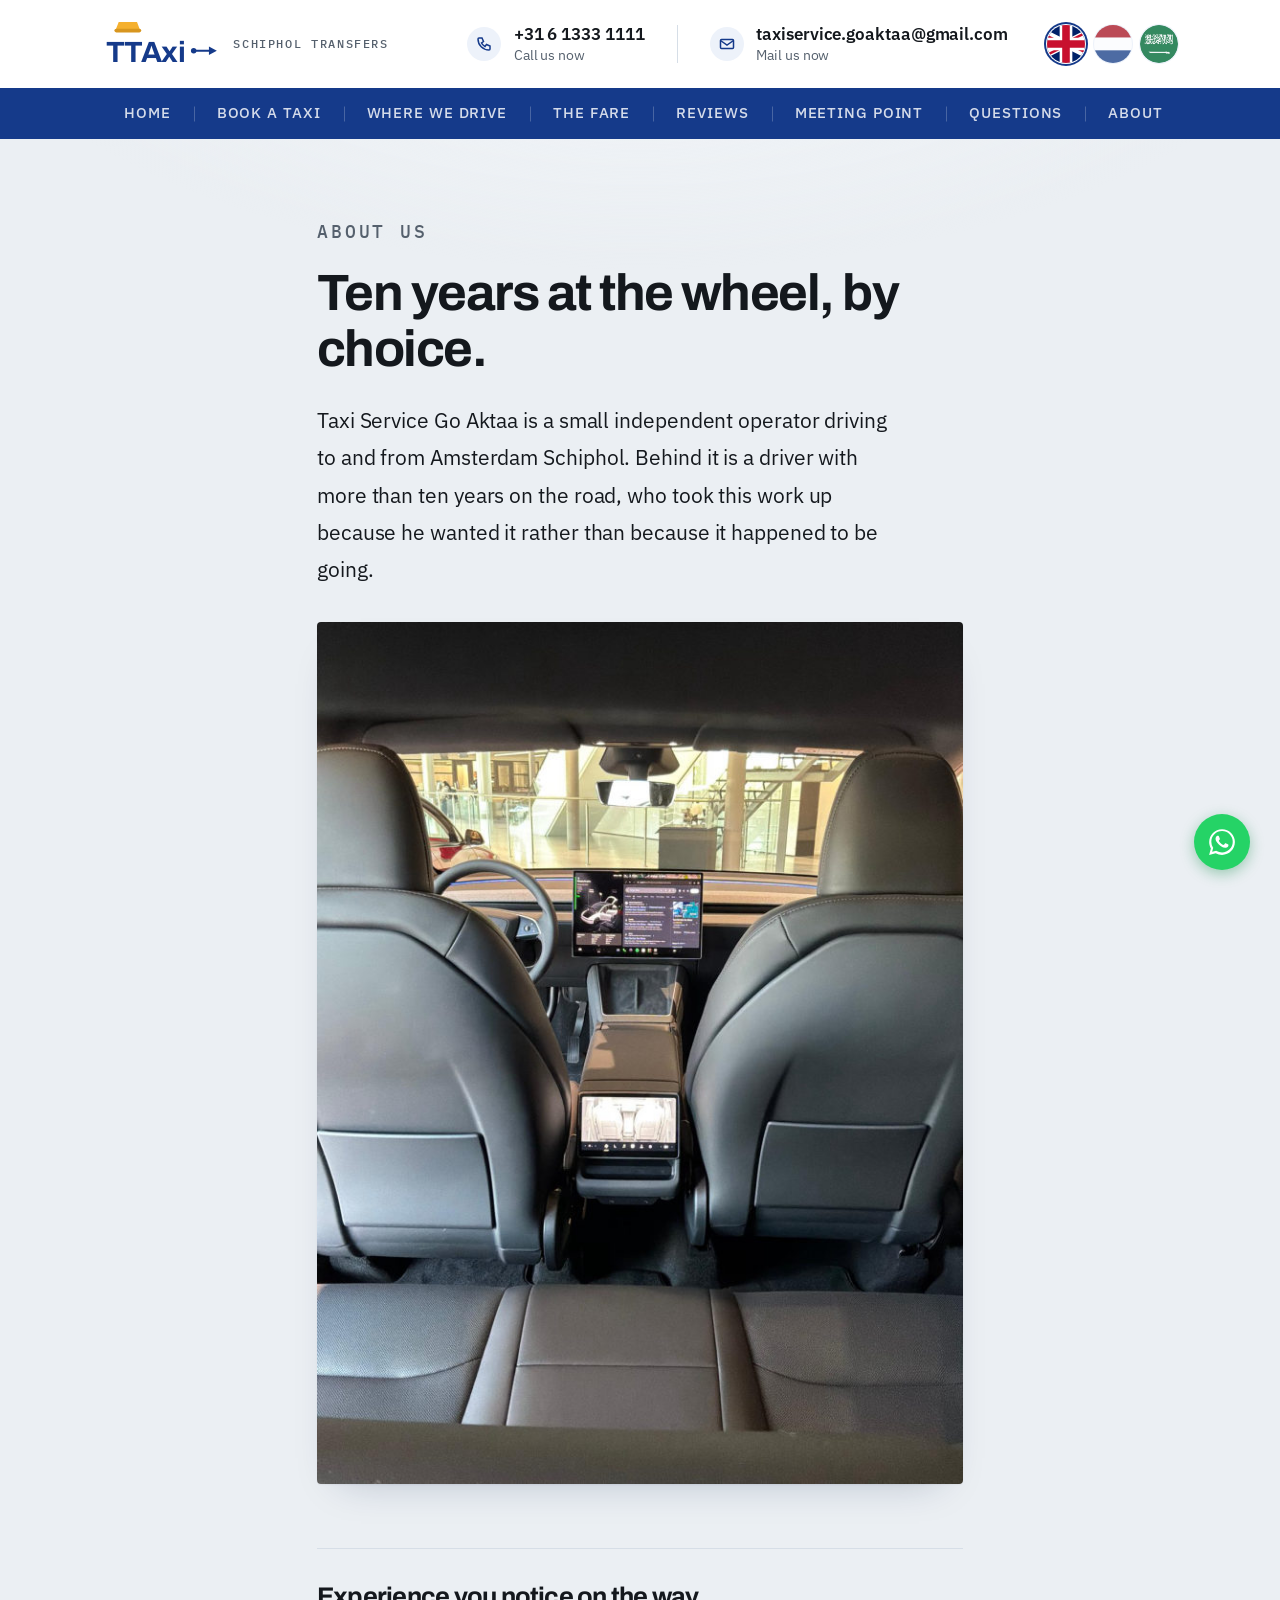
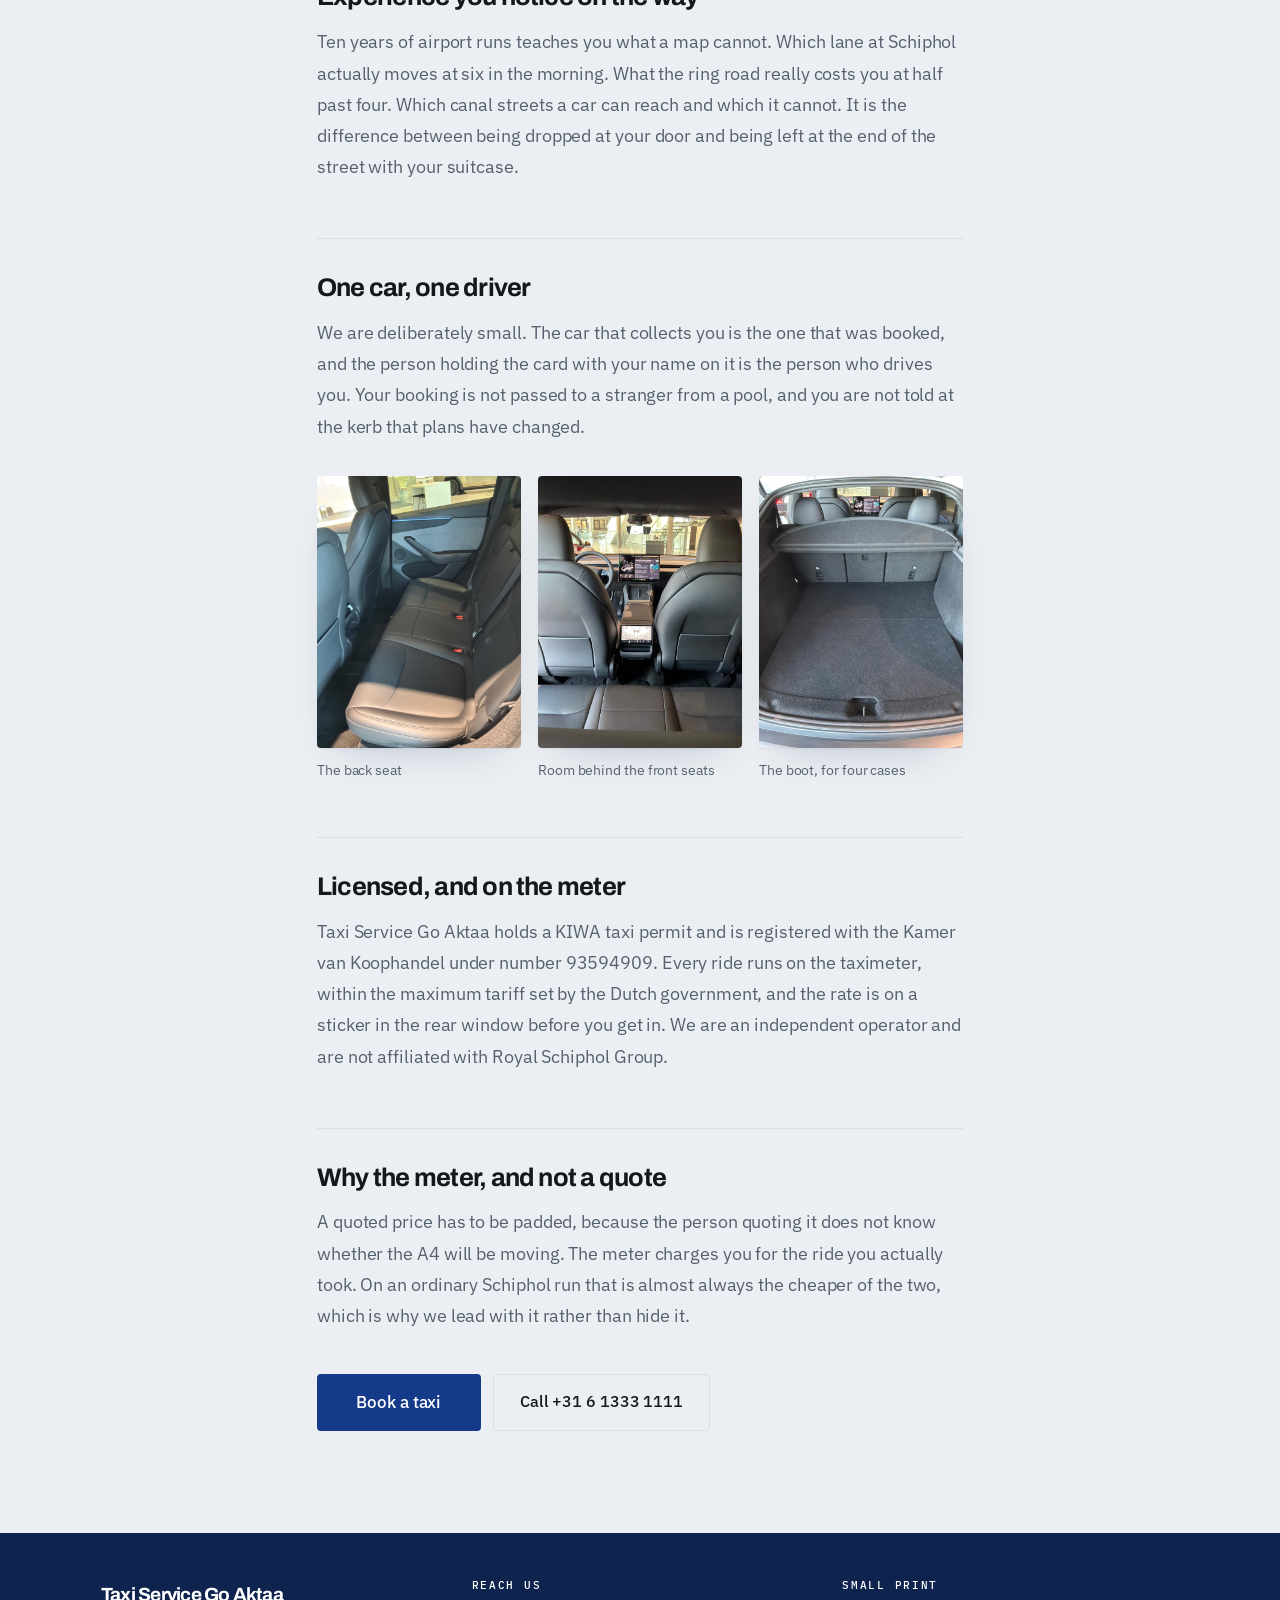
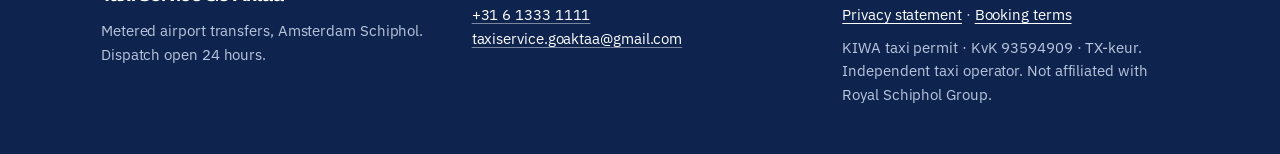
<file: about.html>
<!DOCTYPE html>
<html lang="en" dir="ltr">
<head>
<meta charset="utf-8">
<meta name="viewport" content="width=device-width, initial-scale=1">
<title>About us — Taxi Service Go Aktaa</title>
<meta name="description" content="A small independent taxi operator at Amsterdam Schiphol, run by a driver with more than ten years on the road. KIWA permit, metered fares, one car and one driver.">
<link rel="canonical" href="https://taxiservicegoaktaa.nl/about.html">

<link rel="alternate" hreflang="en" href="https://taxiservicegoaktaa.nl/about.html">
<link rel="alternate" hreflang="nl" href="https://taxiservicegoaktaa.nl/about.html">
<link rel="alternate" hreflang="ar" href="https://taxiservicegoaktaa.nl/about.html">
<link rel="alternate" hreflang="x-default" href="https://taxiservicegoaktaa.nl/about.html">

<link rel="icon" href="favicon.svg" type="image/svg+xml">
<link rel="apple-touch-icon" href="favicon.svg">
<meta name="theme-color" content="#153A8A">

<meta property="og:type" content="article">
<meta property="og:site_name" content="Taxi Service Go Aktaa">
<meta property="og:url" content="https://taxiservicegoaktaa.nl/about.html">
<meta property="og:title" content="About us — Taxi Service Go Aktaa">
<meta property="og:description" content="A small independent taxi operator at Amsterdam Schiphol, run by a driver with more than ten years on the road. KIWA permit, metered fares, one car and one driver.">
<meta property="og:image" content="https://taxiservicegoaktaa.nl/og-image.jpg">
<meta property="og:image:width" content="1200">
<meta property="og:image:height" content="630">
<meta name="twitter:card" content="summary_large_image">
<meta name="twitter:title" content="About us — Taxi Service Go Aktaa">
<meta name="twitter:description" content="A small independent taxi operator at Amsterdam Schiphol, run by a driver with more than ten years on the road. KIWA permit, metered fares, one car and one driver.">
<meta name="twitter:image" content="https://taxiservicegoaktaa.nl/og-image.jpg">

<!-- Fonts served from this domain. Loading them from Google would hand
     every visitor's IP address to Google, which a German court ruled a
     GDPR breach in 2022, and costs two extra connections per visit. -->
<link rel="preload" href="fonts/Archivo-700-latin.woff2" as="font" type="font/woff2" crossorigin>
<link rel="preload" href="fonts/IBMPlexSans-400-latin.woff2" as="font" type="font/woff2" crossorigin>
<link rel="stylesheet" href="fonts.css">
<link rel="stylesheet" href="styles.css">
<link rel="stylesheet" href="styles.css">

<script type="application/ld+json">
{
  "@context": "https://schema.org",
  "@type": "AboutPage",
  "url": "https://taxiservicegoaktaa.nl/about.html",
  "mainEntity": {
    "@type": "TaxiService",
    "name": "Taxi Service Go Aktaa",
    "url": "https://taxiservicegoaktaa.nl/",
    "telephone": "+31613331111",
    "email": "taxiservice.goaktaa@gmail.com",
    "identifier": {
      "@type": "PropertyValue",
      "propertyID": "KvK",
      "value": "93594909"
    },
    "areaServed": {
      "@type": "Airport",
      "name": "Amsterdam Airport Schiphol",
      "iataCode": "AMS"
    }
  }
}
</script>

</head>
<body data-meta="ab">

<a class="skip" href="index.html#book" data-i18n="skip">Skip to booking</a>

<header class="masthead">
  <div class="wrap masthead__top">

    <!-- LOGO SLOT ────────────────────────────────────────────────
         Drop your logo file into this folder, then replace the two
         <span> lines below with one line:

           <img class="brand__logo" src="logo.svg" alt="Taxi Service Go Aktaa">

         SVG is best; a PNG at least 400px wide also works. The CSS
         already sizes it, so nothing else needs changing.
         ─────────────────────────────────────────────────────────── -->
    <a class="brand" href="index.html">
      <svg class="brand__mark" viewBox="0 0 196 82" role="img" aria-label="TTAxi">
        <title>TTAxi</title>
        <!-- Roof light: the amber lamp already used across the site, sitting
             on the two T's the way it sits on a car. -->
        <path d="M24 18 L29 5 H59 L64 18 Z" fill="#F5B02E"/>
        <rect x="22" y="16" width="44" height="6" rx="3" fill="#D8961F"/>
        <!-- Wordmark -->
        <text class="brand__word" x="8" y="70">TTAxi</text>
        <!-- Pick-up to drop-off, straight and metered -->
        <g fill="#153A8A">
          <circle cx="152" cy="52" r="4.5"/>
          <path d="M152 52 H178" stroke="#153A8A" stroke-width="3.5" stroke-linecap="round"/>
          <path d="M177 45 L190 52 L177 59 Z"/>
        </g>
      </svg>
      <span class="brand__sub" data-i18n="brand.sub">Schiphol transfers</span>
    </a>

    <div class="masthead__reach">
      <a class="reach" href="tel:+31613331111">
        <span class="reach__ico" aria-hidden="true">
          <svg viewBox="0 0 16 16" fill="none" stroke="currentColor" stroke-width="1.5"><path d="M3 2h3l1.5 3.5-2 1.5a8 8 0 0 0 3.5 3.5l1.5-2L14 10v3a1 1 0 0 1-1 1A11 11 0 0 1 2 3a1 1 0 0 1 1-1z"/></svg>
        </span>
        <span class="reach__text">
          <strong dir="ltr">+31 6 1333 1111</strong>
          <span data-i18n="topbar.call">Call us now</span>
        </span>
      </a>

      <span class="masthead__rule" aria-hidden="true"></span>

      <a class="reach reach--mail" href="mailto:taxiservice.goaktaa@gmail.com">
        <span class="reach__ico" aria-hidden="true">
          <svg viewBox="0 0 16 16" fill="none" stroke="currentColor" stroke-width="1.5"><rect x="1.5" y="3.5" width="13" height="9" rx="1"/><path d="M1.5 4.5 8 9l6.5-4.5"/></svg>
        </span>
        <span class="reach__text">
          <strong dir="ltr">taxiservice.goaktaa@gmail.com</strong>
          <span data-i18n="topbar.mail">Mail us now</span>
        </span>
      </a>
    </div>

    <div class="lang" role="group" aria-label="Language" data-i18n-aria="lang.label">
      <button type="button" class="lang__b" data-lang="en" aria-pressed="true" data-i18n-aria="lang.en">
        <svg class="flag" viewBox="0 0 60 30" preserveAspectRatio="xMidYMid slice" aria-hidden="true" focusable="false">
          <clipPath id="ukClip"><path d="M30 15h30v15zv15H0zH0V0zV0h30z"/></clipPath>
          <rect width="60" height="30" fill="#012169"/>
          <path d="M0 0l60 30M60 0L0 30" stroke="#fff" stroke-width="6"/>
          <path d="M0 0l60 30M60 0L0 30" clip-path="url(#ukClip)" stroke="#C8102E" stroke-width="4"/>
          <path d="M30 0v30M0 15h60" stroke="#fff" stroke-width="10"/>
          <path d="M30 0v30M0 15h60" stroke="#C8102E" stroke-width="6"/>
        </svg>
      </button>
      <button type="button" class="lang__b" data-lang="nl" aria-pressed="false" data-i18n-aria="lang.nl">
        <svg class="flag" viewBox="0 0 60 30" preserveAspectRatio="xMidYMid slice" aria-hidden="true" focusable="false">
          <rect width="60" height="10" fill="#AE1C28"/>
          <rect y="10" width="60" height="10" fill="#fff"/>
          <rect y="20" width="60" height="10" fill="#21468B"/>
        </svg>
      </button>
      <!-- The shahada is suggested with plain bars rather than drawn as
           letterforms: at this size hand-made script would come out garbled,
           and garbled scripture is worse than an honest simplification. -->
      <button type="button" class="lang__b" data-lang="ar" aria-pressed="false" data-i18n-aria="lang.ar">
        <!-- A real flag file: the shahada is calligraphy, and hand-drawing it
             at this size only ever produced a green smudge. -->
        <img class="flag" src="flag-sa.png" alt="" width="250" height="250">
      </button>
    </div>
  </div>
</header>

<nav class="mainnav" id="mainnav" aria-label="Sections">
  <div class="wrap mainnav__inner">
    <!-- Phones get a button instead of a row that runs off the screen. -->
    <button class="navtoggle" id="navToggle" type="button"
            aria-expanded="false" aria-controls="navLinks" data-i18n-aria="nav.menu">
      <span class="navtoggle__bars" aria-hidden="true"></span>
      <span data-i18n="nav.menu">Menu</span>
    </button>
    <div class="mainnav__links" id="navLinks">
      <a href="index.html" data-i18n="nav.home">Home</a>
    <a href="index.html#book" data-i18n="nav.cta">Book a taxi</a>
    <a href="index.html#routes" data-i18n="nav.routes">Where we drive</a>
    <a href="index.html#fare" data-i18n="nav.fare">The fare</a>
    <a href="index.html#reviews" data-i18n="nav.reviews">Reviews</a>
    <a href="index.html#meet" data-i18n="nav.meet">Meeting point</a>
      <a href="faq.html" data-i18n="nav.faq">Questions</a>
      <a href="about.html" data-i18n="nav.about">About</a>
    </div>
  </div>
</nav>

<main id="top">
  <section class="citypage">
    <div class="wrap citypage__inner">

      <p class="eyebrow" data-i18n="ab.eyebrow">About us</p>
      <h1 data-i18n="ab.h1">Ten years at the wheel, by choice.</h1>
      <p class="lede" data-i18n="ab.lede">Taxi Service Go Aktaa is a small independent operator driving to and from Amsterdam Schiphol. Behind it is a driver with more than ten years on the road, who took this work up because he wanted it rather than because it happened to be going.</p>

      <img class="cityshot" src="car-cabin.jpg" width="675" height="900" loading="lazy" decoding="async" alt="">

      <h2 data-i18n="ab.h2a">Experience you notice on the way</h2>
      <p data-i18n="ab.pa">Ten years of airport runs teaches you what a map cannot. Which lane at Schiphol actually moves at six in the morning. What the ring road really costs you at half past four. Which canal streets a car can reach and which it cannot. It is the difference between being dropped at your door and being left at the end of the street with your suitcase.</p>

      <h2 data-i18n="ab.h2b">One car, one driver</h2>
      <p data-i18n="ab.pb">We are deliberately small. The car that collects you is the one that was booked, and the person holding the card with your name on it is the person who drives you. Your booking is not passed to a stranger from a pool, and you are not told at the kerb that plans have changed.</p>

      <ul class="inside">
        <li><img src="car-rear.jpg" width="675" height="900" loading="lazy" decoding="async" alt="">
            <span data-i18n="ab.p1">The back seat</span></li>
        <li><img src="car-cabin.jpg" width="675" height="900" loading="lazy" decoding="async" alt="">
            <span data-i18n="ab.p2">Room behind the front seats</span></li>
        <li><img src="car-boot.jpg" width="675" height="900" loading="lazy" decoding="async" alt="">
            <span data-i18n="ab.p3">The boot, for four cases</span></li>
      </ul>

      <h2 data-i18n="ab.h2c">Licensed, and on the meter</h2>
      <p data-i18n="ab.pc">Taxi Service Go Aktaa holds a KIWA taxi permit and is registered with the Kamer van Koophandel under number 93594909. Every ride runs on the taximeter, within the maximum tariff set by the Dutch government, and the rate is on a sticker in the rear window before you get in. We are an independent operator and are not affiliated with Royal Schiphol Group.</p>

      <h2 data-i18n="ab.h2d">Why the meter, and not a quote</h2>
      <p data-i18n="ab.pd">A quoted price has to be padded, because the person quoting it does not know whether the A4 will be moving. The meter charges you for the ride you actually took. On an ordinary Schiphol run that is almost always the cheaper of the two, which is why we lead with it rather than hide it.</p>

      <div class="hero__actions citypage__end">
        <a class="btn btn--primary btn--big" href="index.html#book" data-i18n="cta.book">Book a taxi</a>
        <a class="btn btn--ghost" href="tel:+31613331111" data-i18n="cta.call">Call +31 6 1333 1111</a>
      </div>

    </div>
  </section>
</main>

<footer class="foot">
  <div class="wrap foot__grid">
    <div>
      <p class="foot__brand">Taxi Service Go Aktaa</p>
      <p data-i18n-html="foot.tagline">Metered airport transfers, Amsterdam Schiphol.<br>Dispatch open 24 hours.</p>
    </div>
    <div>
      <p class="foot__h" data-i18n="foot.reach">Reach us</p>
      <p><a href="tel:+31613331111">+31 6 1333 1111</a><br><a href="mailto:taxiservice.goaktaa@gmail.com">taxiservice.goaktaa@gmail.com</a></p>
    </div>
    <div>
      <p class="foot__h" data-i18n="foot.legal">Small print</p>
      <p class="foot__links"><a href="index.html#legal" data-i18n="foot.privacy">Privacy statement</a> · <a href="index.html#legal" data-i18n="foot.terms">Booking terms</a></p>
         <p data-i18n-html="foot.small">KIWA taxi permit · KvK 93594909 · TX-keur.<br>
         Independent taxi operator. Not affiliated with Royal Schiphol Group.</p>
    </div>
  </div>
</footer>

<!-- Opens WhatsApp with the number and a first line already written. -->
<a class="wa" id="waBtn" href="https://wa.me/31613331111" target="_blank" rel="noopener"
   aria-label="Message us on WhatsApp" data-i18n-aria="wa.label">
  <svg viewBox="0 0 32 32" aria-hidden="true" focusable="false">
    <path fill="currentColor" d="M16.04 3.2c-7.1 0-12.86 5.76-12.86 12.86 0 2.27.6 4.49 1.73 6.44L3.1 28.9l6.56-1.72a12.8 12.8 0 0 0 6.38 1.7h.01c7.09 0 12.85-5.77 12.85-12.86 0-3.44-1.34-6.67-3.77-9.1a12.77 12.77 0 0 0-9.09-3.77zm0 23.2a10.7 10.7 0 0 1-5.45-1.49l-.39-.23-4.05 1.06 1.08-3.95-.26-.4a10.66 10.66 0 0 1-1.64-5.7c0-5.9 4.8-10.7 10.71-10.7 2.86 0 5.55 1.12 7.57 3.14a10.62 10.62 0 0 1 3.13 7.57c0 5.9-4.8 10.7-10.7 10.7zm5.87-8.02c-.32-.16-1.9-.94-2.2-1.05-.29-.1-.5-.16-.72.16-.21.32-.82 1.05-1.01 1.26-.19.22-.37.24-.69.08-.32-.16-1.36-.5-2.59-1.6a9.7 9.7 0 0 1-1.79-2.23c-.19-.32-.02-.5.14-.66.15-.14.32-.37.48-.56.16-.19.21-.32.32-.53.1-.22.05-.4-.03-.56-.08-.16-.72-1.74-.99-2.38-.26-.62-.52-.54-.72-.55h-.61c-.21 0-.56.08-.85.4-.29.32-1.11 1.09-1.11 2.65s1.14 3.08 1.3 3.29c.16.21 2.24 3.42 5.43 4.8.76.32 1.35.52 1.81.67.76.24 1.45.21 2 .13.61-.09 1.9-.78 2.16-1.53.27-.75.27-1.4.19-1.53-.08-.13-.29-.21-.61-.37z"/>
  </svg>
</a>

<div class="dock">
  <a class="btn btn--ghost btn--dock" href="tel:+31613331111" data-i18n="dock.call">Call</a>
  <a class="btn btn--primary btn--dock" href="index.html#book" data-i18n="cta.book">Book a taxi</a>
</div>

<script src="i18n.js"></script>
<script src="city.js"></script>
<script src="reveal.js"></script>
</body>
</html>
</file>
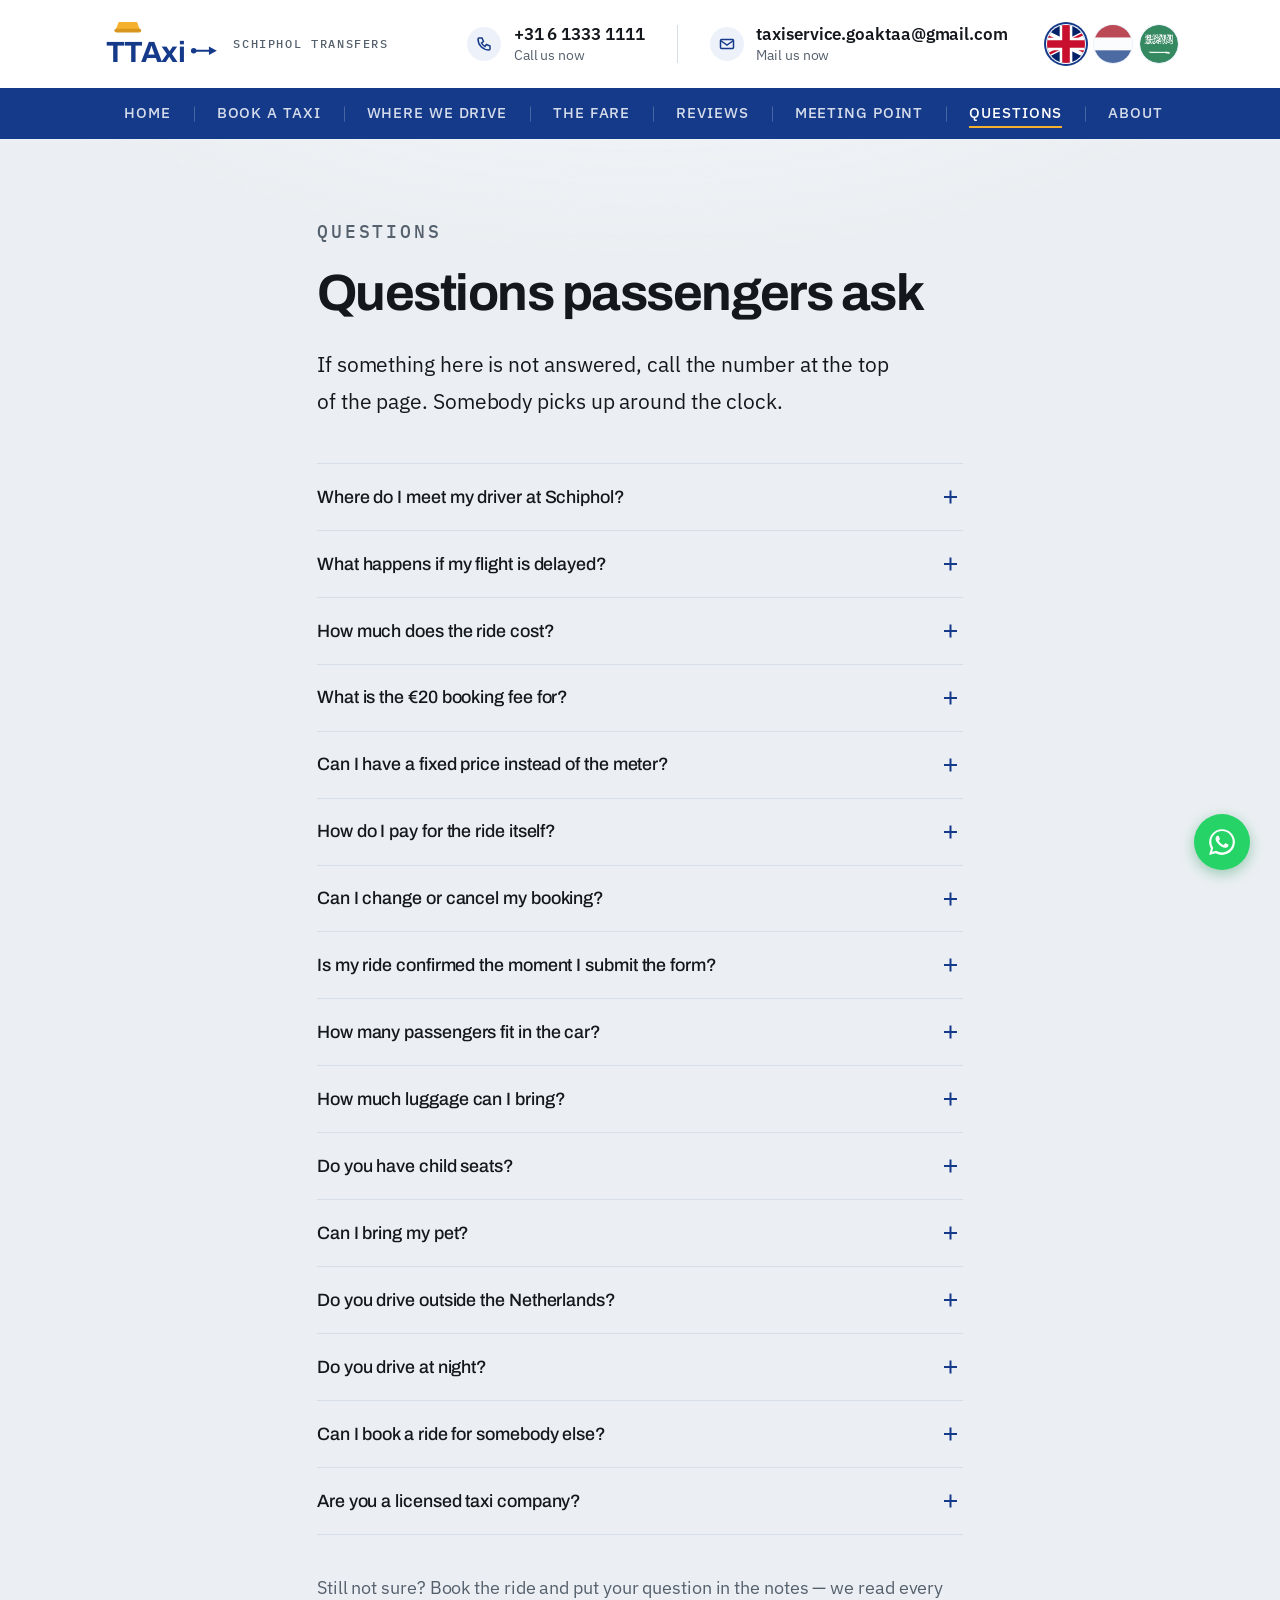
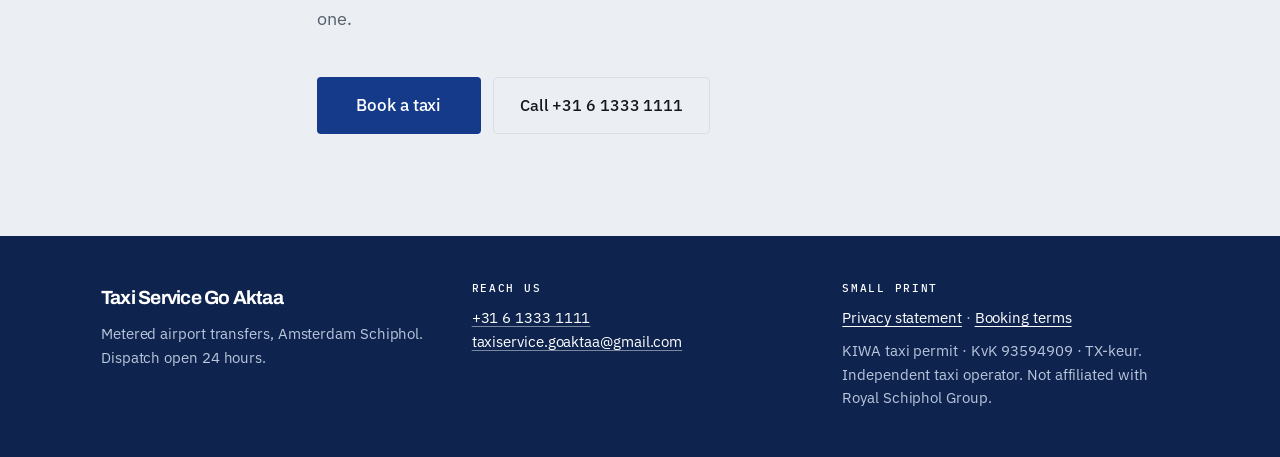
<file: faq.html>
<!DOCTYPE html>
<html lang="en" dir="ltr">
<head>
<meta charset="utf-8">
<meta name="viewport" content="width=device-width, initial-scale=1">
<title>Taxi Schiphol — questions and answers | Go Aktaa</title>
<meta name="description" content="Meeting point, delayed flights, what the meter costs, the €20 booking fee, child seats, luggage and group size. Answers for taxi rides to and from Amsterdam Schiphol.">
<link rel="canonical" href="https://taxiservicegoaktaa.nl/faq.html">

<link rel="alternate" hreflang="en" href="https://taxiservicegoaktaa.nl/faq.html">
<link rel="alternate" hreflang="nl" href="https://taxiservicegoaktaa.nl/faq.html">
<link rel="alternate" hreflang="ar" href="https://taxiservicegoaktaa.nl/faq.html">
<link rel="alternate" hreflang="x-default" href="https://taxiservicegoaktaa.nl/faq.html">

<link rel="icon" href="favicon.svg" type="image/svg+xml">
<link rel="apple-touch-icon" href="favicon.svg">
<meta name="theme-color" content="#153A8A">

<meta property="og:type" content="article">
<meta property="og:site_name" content="Taxi Service Go Aktaa">
<meta property="og:url" content="https://taxiservicegoaktaa.nl/faq.html">
<meta property="og:title" content="Taxi Schiphol — questions and answers | Go Aktaa">
<meta property="og:description" content="Meeting point, delayed flights, what the meter costs, the €20 booking fee, child seats, luggage and group size. Answers for taxi rides to and from Amsterdam Schiphol.">
<meta property="og:image" content="https://taxiservicegoaktaa.nl/og-image.jpg">
<meta property="og:image:width" content="1200">
<meta property="og:image:height" content="630">
<meta name="twitter:card" content="summary_large_image">
<meta name="twitter:title" content="Taxi Schiphol — questions and answers | Go Aktaa">
<meta name="twitter:description" content="Meeting point, delayed flights, what the meter costs, the €20 booking fee, child seats, luggage and group size. Answers for taxi rides to and from Amsterdam Schiphol.">
<meta name="twitter:image" content="https://taxiservicegoaktaa.nl/og-image.jpg">

<!-- Fonts served from this domain. Loading them from Google would hand
     every visitor's IP address to Google, which a German court ruled a
     GDPR breach in 2022, and costs two extra connections per visit. -->
<link rel="preload" href="fonts/Archivo-700-latin.woff2" as="font" type="font/woff2" crossorigin>
<link rel="preload" href="fonts/IBMPlexSans-400-latin.woff2" as="font" type="font/woff2" crossorigin>
<link rel="stylesheet" href="fonts.css">
<link rel="stylesheet" href="styles.css">
<link rel="stylesheet" href="styles.css">

<!-- The same questions in the form Google reads, so they can appear
     under the search result. Answers match the page exactly. -->
<script type="application/ld+json">
{
  "@context": "https://schema.org",
  "@type": "FAQPage",
  "mainEntity": [
    {
      "@type": "Question",
      "name": "Where do I meet my driver at Schiphol?",
      "acceptedAnswer": {
        "@type": "Answer",
        "text": "Schiphol has one arrivals hall with four exits. Tell us which one when you book — Arrivals 1, 2, 3 or 4 — and your driver stands there holding a card with your name on it. If you are not sure, put down Schiphol Plaza and call the number on your confirmation when you land."
      }
    },
    {
      "@type": "Question",
      "name": "What happens if my flight is delayed?",
      "acceptedAnswer": {
        "@type": "Answer",
        "text": "We watch the flight number you gave us, so the pickup moves with the plane. Land early or late and the car is there for the real landing time, not the printed one. The first 30 minutes of waiting after you land are free."
      }
    },
    {
      "@type": "Question",
      "name": "How much does the ride cost?",
      "acceptedAnswer": {
        "@type": "Answer",
        "text": "Whatever the taximeter reads when you arrive, within the maximum taxi tariff set by the Dutch government. The rate is on a sticker in the rear window before you get in. There is no surge pricing and nothing extra for night, luggage or the airport itself. Tolls and parking, if there are any, appear separately on the receipt."
      }
    },
    {
      "@type": "Question",
      "name": "What is the €20 booking fee for?",
      "acceptedAnswer": {
        "@type": "Answer",
        "text": "It holds a car and a driver for your time slot, and it is paid online when you book. It is not part of the fare and is not deducted from it. Because a held slot cannot be resold at short notice, the €20 is not refunded if you cancel."
      }
    },
    {
      "@type": "Question",
      "name": "Can I have a fixed price instead of the meter?",
      "acceptedAnswer": {
        "@type": "Answer",
        "text": "For a long ride, call the dispatch number and ask. Anything agreed is agreed before you get in, never afterwards. For ordinary Schiphol runs the meter is usually the cheaper of the two, which is why we lead with it."
      }
    },
    {
      "@type": "Question",
      "name": "How do I pay for the ride itself?",
      "acceptedAnswer": {
        "@type": "Answer",
        "text": "At the door, when you arrive: card, cash, or on a company invoice. The meter stops, the receipt prints, and that is the end of it."
      }
    },
    {
      "@type": "Question",
      "name": "Can I change or cancel my booking?",
      "acceptedAnswer": {
        "@type": "Answer",
        "text": "Change the time free of charge up to 2 hours before pickup — call or message the number on your confirmation. You can cancel whenever you like and the ride costs you nothing further, but the €20 booking fee stays with us."
      }
    },
    {
      "@type": "Question",
      "name": "Is my ride confirmed the moment I submit the form?",
      "acceptedAnswer": {
        "@type": "Answer",
        "text": "No. The form sends us a request. The ride is confirmed when we come back to you, which we do as fast as we can and always before your pick-up time."
      }
    },
    {
      "@type": "Question",
      "name": "How many passengers fit in the car?",
      "acceptedAnswer": {
        "@type": "Answer",
        "text": "Four. We drive saloon cars, so four passengers with their luggage is the limit. Larger groups are no problem — put the real number on the form and we send a second car, which we confirm with you by phone."
      }
    },
    {
      "@type": "Question",
      "name": "How much luggage can I bring?",
      "acceptedAnswer": {
        "@type": "Answer",
        "text": "Tell us the real number of suitcases on the booking form. Four passengers with four large cases is tight in a saloon car, and it is better that we know before we set off than at the kerb — if a second car is needed we will say so."
      }
    },
    {
      "@type": "Question",
      "name": "Do you have child seats?",
      "acceptedAnswer": {
        "@type": "Answer",
        "text": "Yes, but we need notice — mention it in the notes when you book, not on the day. A seat has to be collected and fitted before the driver sets off, so a same-day request cannot always be met."
      }
    },
    {
      "@type": "Question",
      "name": "Can I bring my pet?",
      "acceptedAnswer": {
        "@type": "Answer",
        "text": "Small animals travel in a carrier, and please say so when you book. Guide and assistance dogs are always welcome."
      }
    },
    {
      "@type": "Question",
      "name": "Do you drive outside the Netherlands?",
      "acceptedAnswer": {
        "@type": "Answer",
        "text": "No. We drive inside the Netherlands only. For Belgium, Germany or further, another operator will serve you better than we can."
      }
    },
    {
      "@type": "Question",
      "name": "Do you drive at night?",
      "acceptedAnswer": {
        "@type": "Answer",
        "text": "Yes, around the clock, and there is no night surcharge. A 04:00 pickup for a first flight is an ordinary morning for us."
      }
    },
    {
      "@type": "Question",
      "name": "Can I book a ride for somebody else?",
      "acceptedAnswer": {
        "@type": "Answer",
        "text": "Yes. Book with your own phone number and email so we can reach you, and put the passenger’s name in the notes. That is the name the driver will hold up at the exit."
      }
    },
    {
      "@type": "Question",
      "name": "Are you a licensed taxi company?",
      "acceptedAnswer": {
        "@type": "Answer",
        "text": "Yes. Taxi Service Go Aktaa holds a KIWA taxi permit and is registered with the Kamer van Koophandel under number 93594909. We are an independent operator and are not affiliated with Royal Schiphol Group."
      }
    }
  ]
}
</script>

</head>
<body data-meta="faq">

<a class="skip" href="index.html#book" data-i18n="skip">Skip to booking</a>

<header class="masthead">
  <div class="wrap masthead__top">

    <!-- LOGO SLOT ────────────────────────────────────────────────
         Drop your logo file into this folder, then replace the two
         <span> lines below with one line:

           <img class="brand__logo" src="logo.svg" alt="Taxi Service Go Aktaa">

         SVG is best; a PNG at least 400px wide also works. The CSS
         already sizes it, so nothing else needs changing.
         ─────────────────────────────────────────────────────────── -->
    <a class="brand" href="index.html">
      <svg class="brand__mark" viewBox="0 0 196 82" role="img" aria-label="TTAxi">
        <title>TTAxi</title>
        <!-- Roof light: the amber lamp already used across the site, sitting
             on the two T's the way it sits on a car. -->
        <path d="M24 18 L29 5 H59 L64 18 Z" fill="#F5B02E"/>
        <rect x="22" y="16" width="44" height="6" rx="3" fill="#D8961F"/>
        <!-- Wordmark -->
        <text class="brand__word" x="8" y="70">TTAxi</text>
        <!-- Pick-up to drop-off, straight and metered -->
        <g fill="#153A8A">
          <circle cx="152" cy="52" r="4.5"/>
          <path d="M152 52 H178" stroke="#153A8A" stroke-width="3.5" stroke-linecap="round"/>
          <path d="M177 45 L190 52 L177 59 Z"/>
        </g>
      </svg>
      <span class="brand__sub" data-i18n="brand.sub">Schiphol transfers</span>
    </a>

    <div class="masthead__reach">
      <a class="reach" href="tel:+31613331111">
        <span class="reach__ico" aria-hidden="true">
          <svg viewBox="0 0 16 16" fill="none" stroke="currentColor" stroke-width="1.5"><path d="M3 2h3l1.5 3.5-2 1.5a8 8 0 0 0 3.5 3.5l1.5-2L14 10v3a1 1 0 0 1-1 1A11 11 0 0 1 2 3a1 1 0 0 1 1-1z"/></svg>
        </span>
        <span class="reach__text">
          <strong dir="ltr">+31 6 1333 1111</strong>
          <span data-i18n="topbar.call">Call us now</span>
        </span>
      </a>

      <span class="masthead__rule" aria-hidden="true"></span>

      <a class="reach reach--mail" href="mailto:taxiservice.goaktaa@gmail.com">
        <span class="reach__ico" aria-hidden="true">
          <svg viewBox="0 0 16 16" fill="none" stroke="currentColor" stroke-width="1.5"><rect x="1.5" y="3.5" width="13" height="9" rx="1"/><path d="M1.5 4.5 8 9l6.5-4.5"/></svg>
        </span>
        <span class="reach__text">
          <strong dir="ltr">taxiservice.goaktaa@gmail.com</strong>
          <span data-i18n="topbar.mail">Mail us now</span>
        </span>
      </a>
    </div>

    <div class="lang" role="group" aria-label="Language" data-i18n-aria="lang.label">
      <button type="button" class="lang__b" data-lang="en" aria-pressed="true" data-i18n-aria="lang.en">
        <svg class="flag" viewBox="0 0 60 30" preserveAspectRatio="xMidYMid slice" aria-hidden="true" focusable="false">
          <clipPath id="ukClip"><path d="M30 15h30v15zv15H0zH0V0zV0h30z"/></clipPath>
          <rect width="60" height="30" fill="#012169"/>
          <path d="M0 0l60 30M60 0L0 30" stroke="#fff" stroke-width="6"/>
          <path d="M0 0l60 30M60 0L0 30" clip-path="url(#ukClip)" stroke="#C8102E" stroke-width="4"/>
          <path d="M30 0v30M0 15h60" stroke="#fff" stroke-width="10"/>
          <path d="M30 0v30M0 15h60" stroke="#C8102E" stroke-width="6"/>
        </svg>
      </button>
      <button type="button" class="lang__b" data-lang="nl" aria-pressed="false" data-i18n-aria="lang.nl">
        <svg class="flag" viewBox="0 0 60 30" preserveAspectRatio="xMidYMid slice" aria-hidden="true" focusable="false">
          <rect width="60" height="10" fill="#AE1C28"/>
          <rect y="10" width="60" height="10" fill="#fff"/>
          <rect y="20" width="60" height="10" fill="#21468B"/>
        </svg>
      </button>
      <!-- The shahada is suggested with plain bars rather than drawn as
           letterforms: at this size hand-made script would come out garbled,
           and garbled scripture is worse than an honest simplification. -->
      <button type="button" class="lang__b" data-lang="ar" aria-pressed="false" data-i18n-aria="lang.ar">
        <!-- A real flag file: the shahada is calligraphy, and hand-drawing it
             at this size only ever produced a green smudge. -->
        <img class="flag" src="flag-sa.png" alt="" width="250" height="250">
      </button>
    </div>
  </div>
</header>

<nav class="mainnav" id="mainnav" aria-label="Sections">
  <div class="wrap mainnav__inner">
    <!-- Phones get a button instead of a row that runs off the screen. -->
    <button class="navtoggle" id="navToggle" type="button"
            aria-expanded="false" aria-controls="navLinks" data-i18n-aria="nav.menu">
      <span class="navtoggle__bars" aria-hidden="true"></span>
      <span data-i18n="nav.menu">Menu</span>
    </button>
    <div class="mainnav__links" id="navLinks">
      <a href="index.html" data-i18n="nav.home">Home</a>
    <a href="index.html#book" data-i18n="nav.cta">Book a taxi</a>
    <a href="index.html#routes" data-i18n="nav.routes">Where we drive</a>
    <a href="index.html#fare" data-i18n="nav.fare">The fare</a>
    <a href="index.html#reviews" data-i18n="nav.reviews">Reviews</a>
    <a href="index.html#meet" data-i18n="nav.meet">Meeting point</a>
      <a href="faq.html" class="is-here" data-i18n="nav.faq">Questions</a>
      <a href="about.html" data-i18n="nav.about">About</a>
    </div>
  </div>
</nav>

<main id="top">
  <section class="citypage">
    <div class="wrap citypage__inner">

      <p class="eyebrow" data-i18n="faq.eyebrow">Questions</p>
      <h1 data-i18n="faq.h1">Questions passengers ask</h1>
      <p class="lede" data-i18n="faq.lede">If something here is not answered, call the number at the top of the page. Somebody picks up around the clock.</p>

      <div class="qalist">
        <details class="qa">
          <summary data-i18n="q.meet.q">Where do I meet my driver at Schiphol?</summary>
          <p data-i18n="q.meet.a">Schiphol has one arrivals hall with four exits. Tell us which one when you book — Arrivals 1, 2, 3 or 4 — and your driver stands there holding a card with your name on it. If you are not sure, put down Schiphol Plaza and call the number on your confirmation when you land.</p>
        </details>
        <details class="qa">
          <summary data-i18n="q.delay.q">What happens if my flight is delayed?</summary>
          <p data-i18n="q.delay.a">We watch the flight number you gave us, so the pickup moves with the plane. Land early or late and the car is there for the real landing time, not the printed one. The first 30 minutes of waiting after you land are free.</p>
        </details>
        <details class="qa">
          <summary data-i18n="q.cost.q">How much does the ride cost?</summary>
          <p data-i18n="q.cost.a">Whatever the taximeter reads when you arrive, within the maximum taxi tariff set by the Dutch government. The rate is on a sticker in the rear window before you get in. There is no surge pricing and nothing extra for night, luggage or the airport itself. Tolls and parking, if there are any, appear separately on the receipt.</p>
        </details>
        <details class="qa">
          <summary data-i18n="q.fee.q">What is the €20 booking fee for?</summary>
          <p data-i18n="q.fee.a">It holds a car and a driver for your time slot, and it is paid online when you book. It is not part of the fare and is not deducted from it. Because a held slot cannot be resold at short notice, the €20 is not refunded if you cancel.</p>
        </details>
        <details class="qa">
          <summary data-i18n="q.fixed.q">Can I have a fixed price instead of the meter?</summary>
          <p data-i18n="q.fixed.a">For a long ride, call the dispatch number and ask. Anything agreed is agreed before you get in, never afterwards. For ordinary Schiphol runs the meter is usually the cheaper of the two, which is why we lead with it.</p>
        </details>
        <details class="qa">
          <summary data-i18n="q.pay.q">How do I pay for the ride itself?</summary>
          <p data-i18n="q.pay.a">At the door, when you arrive: card, cash, or on a company invoice. The meter stops, the receipt prints, and that is the end of it.</p>
        </details>
        <details class="qa">
          <summary data-i18n="q.change.q">Can I change or cancel my booking?</summary>
          <p data-i18n="q.change.a">Change the time free of charge up to 2 hours before pickup — call or message the number on your confirmation. You can cancel whenever you like and the ride costs you nothing further, but the €20 booking fee stays with us.</p>
        </details>
        <details class="qa">
          <summary data-i18n="q.confirm.q">Is my ride confirmed the moment I submit the form?</summary>
          <p data-i18n="q.confirm.a">No. The form sends us a request. The ride is confirmed when we come back to you, which we do as fast as we can and always before your pick-up time.</p>
        </details>
        <details class="qa">
          <summary data-i18n="q.seats.q">How many passengers fit in the car?</summary>
          <p data-i18n="q.seats.a">Four. We drive saloon cars, so four passengers with their luggage is the limit. Larger groups are no problem — put the real number on the form and we send a second car, which we confirm with you by phone.</p>
        </details>
        <details class="qa">
          <summary data-i18n="q.bags.q">How much luggage can I bring?</summary>
          <p data-i18n="q.bags.a">Tell us the real number of suitcases on the booking form. Four passengers with four large cases is tight in a saloon car, and it is better that we know before we set off than at the kerb — if a second car is needed we will say so.</p>
        </details>
        <details class="qa">
          <summary data-i18n="q.child.q">Do you have child seats?</summary>
          <p data-i18n="q.child.a">Yes, but we need notice — mention it in the notes when you book, not on the day. A seat has to be collected and fitted before the driver sets off, so a same-day request cannot always be met.</p>
        </details>
        <details class="qa">
          <summary data-i18n="q.pets.q">Can I bring my pet?</summary>
          <p data-i18n="q.pets.a">Small animals travel in a carrier, and please say so when you book. Guide and assistance dogs are always welcome.</p>
        </details>
        <details class="qa">
          <summary data-i18n="q.abroad.q">Do you drive outside the Netherlands?</summary>
          <p data-i18n="q.abroad.a">No. We drive inside the Netherlands only. For Belgium, Germany or further, another operator will serve you better than we can.</p>
        </details>
        <details class="qa">
          <summary data-i18n="q.night.q">Do you drive at night?</summary>
          <p data-i18n="q.night.a">Yes, around the clock, and there is no night surcharge. A 04:00 pickup for a first flight is an ordinary morning for us.</p>
        </details>
        <details class="qa">
          <summary data-i18n="q.other.q">Can I book a ride for somebody else?</summary>
          <p data-i18n="q.other.a">Yes. Book with your own phone number and email so we can reach you, and put the passenger’s name in the notes. That is the name the driver will hold up at the exit.</p>
        </details>
        <details class="qa">
          <summary data-i18n="q.licence.q">Are you a licensed taxi company?</summary>
          <p data-i18n="q.licence.a">Yes. Taxi Service Go Aktaa holds a KIWA taxi permit and is registered with the Kamer van Koophandel under number 93594909. We are an independent operator and are not affiliated with Royal Schiphol Group.</p>
        </details>
      </div>

      <p class="faq__cta" data-i18n="faq.cta">Still not sure? Book the ride and put your question in the notes — we read every one.</p>

      <div class="hero__actions citypage__end">
        <a class="btn btn--primary btn--big" href="index.html#book" data-i18n="cta.book">Book a taxi</a>
        <a class="btn btn--ghost" href="tel:+31613331111" data-i18n="cta.call">Call +31 6 1333 1111</a>
      </div>

    </div>
  </section>
</main>

<footer class="foot">
  <div class="wrap foot__grid">
    <div>
      <p class="foot__brand">Taxi Service Go Aktaa</p>
      <p data-i18n-html="foot.tagline">Metered airport transfers, Amsterdam Schiphol.<br>Dispatch open 24 hours.</p>
    </div>
    <div>
      <p class="foot__h" data-i18n="foot.reach">Reach us</p>
      <p><a href="tel:+31613331111">+31 6 1333 1111</a><br><a href="mailto:taxiservice.goaktaa@gmail.com">taxiservice.goaktaa@gmail.com</a></p>
    </div>
    <div>
      <p class="foot__h" data-i18n="foot.legal">Small print</p>
      <p class="foot__links"><a href="index.html#legal" data-i18n="foot.privacy">Privacy statement</a> · <a href="index.html#legal" data-i18n="foot.terms">Booking terms</a></p>
         <p data-i18n-html="foot.small">KIWA taxi permit · KvK 93594909 · TX-keur.<br>
         Independent taxi operator. Not affiliated with Royal Schiphol Group.</p>
    </div>
  </div>
</footer>

<!-- Opens WhatsApp with the number and a first line already written. -->
<a class="wa" id="waBtn" href="https://wa.me/31613331111" target="_blank" rel="noopener"
   aria-label="Message us on WhatsApp" data-i18n-aria="wa.label">
  <svg viewBox="0 0 32 32" aria-hidden="true" focusable="false">
    <path fill="currentColor" d="M16.04 3.2c-7.1 0-12.86 5.76-12.86 12.86 0 2.27.6 4.49 1.73 6.44L3.1 28.9l6.56-1.72a12.8 12.8 0 0 0 6.38 1.7h.01c7.09 0 12.85-5.77 12.85-12.86 0-3.44-1.34-6.67-3.77-9.1a12.77 12.77 0 0 0-9.09-3.77zm0 23.2a10.7 10.7 0 0 1-5.45-1.49l-.39-.23-4.05 1.06 1.08-3.95-.26-.4a10.66 10.66 0 0 1-1.64-5.7c0-5.9 4.8-10.7 10.71-10.7 2.86 0 5.55 1.12 7.57 3.14a10.62 10.62 0 0 1 3.13 7.57c0 5.9-4.8 10.7-10.7 10.7zm5.87-8.02c-.32-.16-1.9-.94-2.2-1.05-.29-.1-.5-.16-.72.16-.21.32-.82 1.05-1.01 1.26-.19.22-.37.24-.69.08-.32-.16-1.36-.5-2.59-1.6a9.7 9.7 0 0 1-1.79-2.23c-.19-.32-.02-.5.14-.66.15-.14.32-.37.48-.56.16-.19.21-.32.32-.53.1-.22.05-.4-.03-.56-.08-.16-.72-1.74-.99-2.38-.26-.62-.52-.54-.72-.55h-.61c-.21 0-.56.08-.85.4-.29.32-1.11 1.09-1.11 2.65s1.14 3.08 1.3 3.29c.16.21 2.24 3.42 5.43 4.8.76.32 1.35.52 1.81.67.76.24 1.45.21 2 .13.61-.09 1.9-.78 2.16-1.53.27-.75.27-1.4.19-1.53-.08-.13-.29-.21-.61-.37z"/>
  </svg>
</a>

<div class="dock">
  <a class="btn btn--ghost btn--dock" href="tel:+31613331111" data-i18n="dock.call">Call</a>
  <a class="btn btn--primary btn--dock" href="index.html#book" data-i18n="cta.book">Book a taxi</a>
</div>

<script src="i18n.js"></script>
<script src="city.js"></script>
<script src="reveal.js"></script>
</body>
</html>
</file>
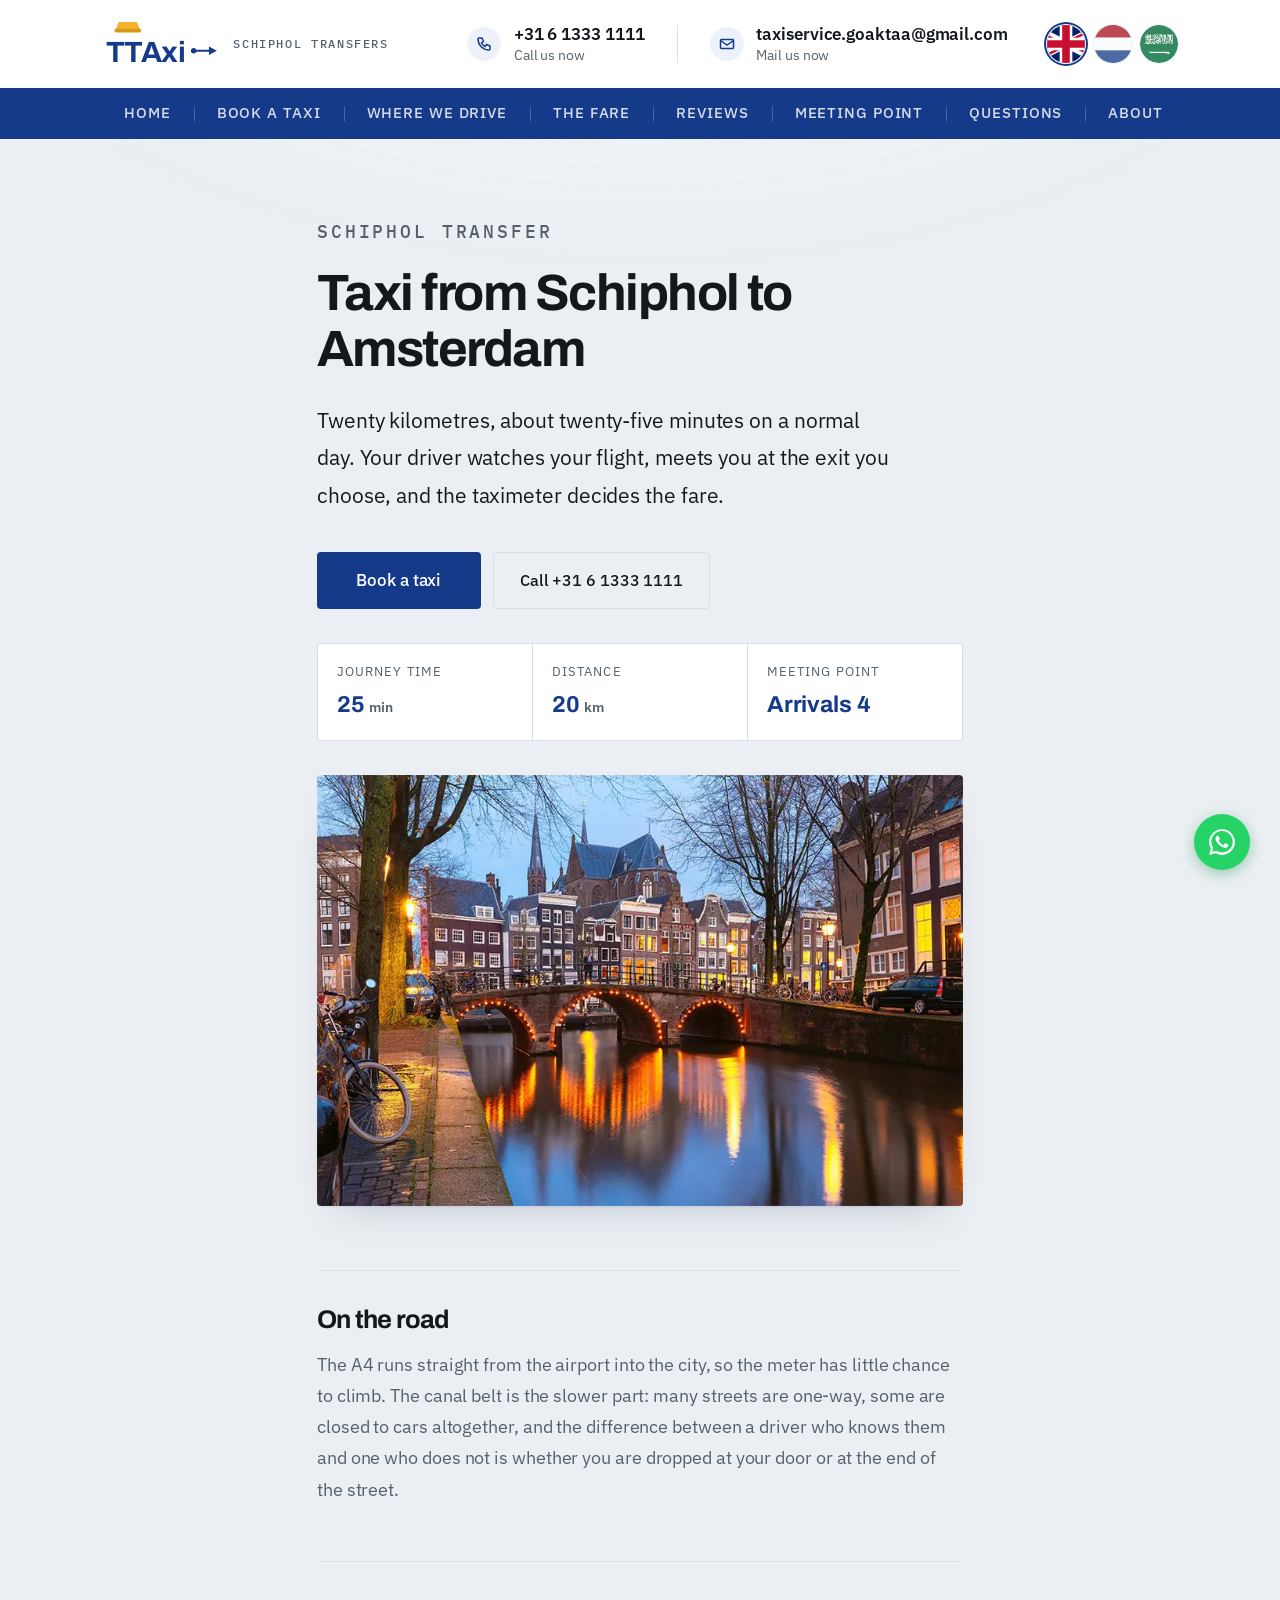
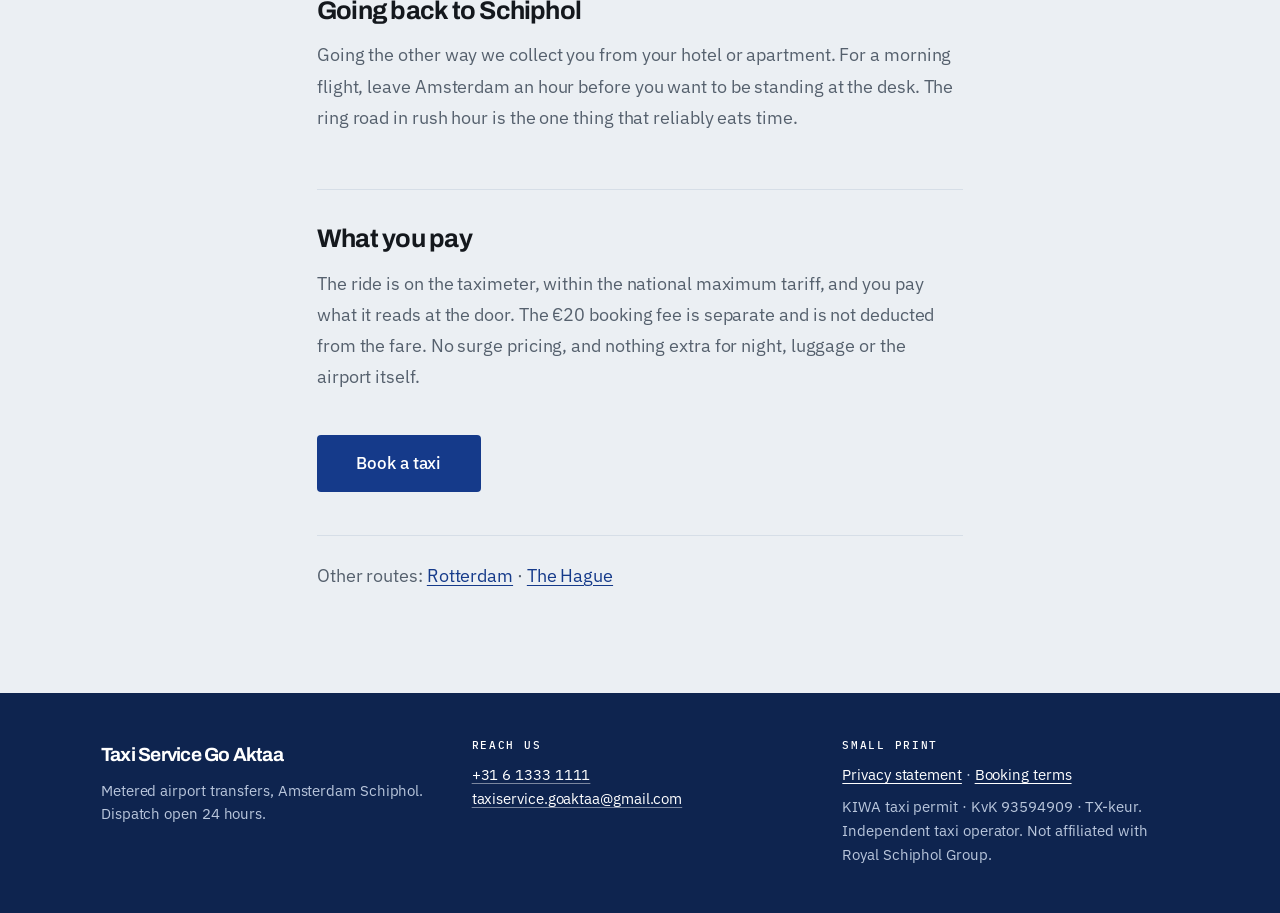
<file: taxi-amsterdam.html>
<!DOCTYPE html>
<html lang="en" dir="ltr">
<head>
<meta charset="utf-8">
<meta name="viewport" content="width=device-width, initial-scale=1">
<title>Taxi from Schiphol to Amsterdam — Taxi Service Go Aktaa</title>
<meta name="description" content="Taxi between Amsterdam Schiphol and Amsterdam. About 25 minutes, 20 km, on the taximeter. Your driver tracks the flight and waits at the exit you choose.">
<link rel="canonical" href="https://taxiservicegoaktaa.nl/taxi-amsterdam.html">

<!-- Same page in three languages, switched in the browser. -->
<link rel="alternate" hreflang="en" href="https://taxiservicegoaktaa.nl/taxi-amsterdam.html">
<link rel="alternate" hreflang="nl" href="https://taxiservicegoaktaa.nl/taxi-amsterdam.html">
<link rel="alternate" hreflang="ar" href="https://taxiservicegoaktaa.nl/taxi-amsterdam.html">
<link rel="alternate" hreflang="x-default" href="https://taxiservicegoaktaa.nl/taxi-amsterdam.html">

<link rel="icon" href="favicon.svg" type="image/svg+xml">
<link rel="apple-touch-icon" href="favicon.svg">
<meta name="theme-color" content="#153A8A">

<meta property="og:type" content="article">
<meta property="og:site_name" content="Taxi Service Go Aktaa">
<meta property="og:url" content="https://taxiservicegoaktaa.nl/taxi-amsterdam.html">
<meta property="og:title" content="Taxi from Schiphol to Amsterdam">
<meta property="og:description" content="Taxi between Amsterdam Schiphol and Amsterdam. About 25 minutes, 20 km, on the taximeter. Your driver tracks the flight and waits at the exit you choose.">
<meta property="og:image" content="https://taxiservicegoaktaa.nl/og-image.jpg">
<meta property="og:image:width" content="1200">
<meta property="og:image:height" content="630">
<meta name="twitter:card" content="summary_large_image">
<meta name="twitter:title" content="Taxi from Schiphol to Amsterdam">
<meta name="twitter:description" content="Taxi between Amsterdam Schiphol and Amsterdam. About 25 minutes, 20 km, on the taximeter. Your driver tracks the flight and waits at the exit you choose.">
<meta name="twitter:image" content="https://taxiservicegoaktaa.nl/og-image.jpg">

<!-- Fonts served from this domain. Loading them from Google would hand
     every visitor's IP address to Google, which a German court ruled a
     GDPR breach in 2022, and costs two extra connections per visit. -->
<link rel="preload" href="fonts/Archivo-700-latin.woff2" as="font" type="font/woff2" crossorigin>
<link rel="preload" href="fonts/IBMPlexSans-400-latin.woff2" as="font" type="font/woff2" crossorigin>
<link rel="stylesheet" href="fonts.css">
<link rel="stylesheet" href="styles.css">
<link rel="stylesheet" href="styles.css">

<!-- The route as a service, so search engines can read the two ends of
     it. Times and distances match the board on the home page. -->
<script type="application/ld+json">
{
  "@context": "https://schema.org",
  "@type": "Service",
  "serviceType": "Airport taxi transfer",
  "name": "Taxi from Schiphol to Amsterdam",
  "url": "https://taxiservicegoaktaa.nl/taxi-amsterdam.html",
  "provider": {
    "@type": "TaxiService",
    "name": "Taxi Service Go Aktaa",
    "telephone": "+31613331111",
    "url": "https://taxiservicegoaktaa.nl/",
    "identifier": {
      "@type": "PropertyValue",
      "propertyID": "KvK",
      "value": "93594909"
    }
  },
  "areaServed": [
    {
      "@type": "City",
      "name": "Amsterdam"
    },
    {
      "@type": "Airport",
      "name": "Amsterdam Airport Schiphol",
      "iataCode": "AMS"
    }
  ],
  "potentialAction": {
    "@type": "ReserveAction",
    "target": {
      "@type": "EntryPoint",
      "urlTemplate": "https://taxiservicegoaktaa.nl/#book"
    }
  }
}
</script>

</head>
<body data-meta="c.ams">

<a class="skip" href="index.html#book" data-i18n="skip">Skip to booking</a>

<header class="masthead">
  <div class="wrap masthead__top">

    <!-- LOGO SLOT ────────────────────────────────────────────────
         Drop your logo file into this folder, then replace the two
         <span> lines below with one line:

           <img class="brand__logo" src="logo.svg" alt="Taxi Service Go Aktaa">

         SVG is best; a PNG at least 400px wide also works. The CSS
         already sizes it, so nothing else needs changing.
         ─────────────────────────────────────────────────────────── -->
    <a class="brand" href="index.html">
      <svg class="brand__mark" viewBox="0 0 196 82" role="img" aria-label="TTAxi">
        <title>TTAxi</title>
        <!-- Roof light: the amber lamp already used across the site, sitting
             on the two T's the way it sits on a car. -->
        <path d="M24 18 L29 5 H59 L64 18 Z" fill="#F5B02E"/>
        <rect x="22" y="16" width="44" height="6" rx="3" fill="#D8961F"/>
        <!-- Wordmark -->
        <text class="brand__word" x="8" y="70">TTAxi</text>
        <!-- Pick-up to drop-off, straight and metered -->
        <g fill="#153A8A">
          <circle cx="152" cy="52" r="4.5"/>
          <path d="M152 52 H178" stroke="#153A8A" stroke-width="3.5" stroke-linecap="round"/>
          <path d="M177 45 L190 52 L177 59 Z"/>
        </g>
      </svg>
      <span class="brand__sub" data-i18n="brand.sub">Schiphol transfers</span>
    </a>

    <div class="masthead__reach">
      <a class="reach" href="tel:+31613331111">
        <span class="reach__ico" aria-hidden="true">
          <svg viewBox="0 0 16 16" fill="none" stroke="currentColor" stroke-width="1.5"><path d="M3 2h3l1.5 3.5-2 1.5a8 8 0 0 0 3.5 3.5l1.5-2L14 10v3a1 1 0 0 1-1 1A11 11 0 0 1 2 3a1 1 0 0 1 1-1z"/></svg>
        </span>
        <span class="reach__text">
          <strong dir="ltr">+31 6 1333 1111</strong>
          <span data-i18n="topbar.call">Call us now</span>
        </span>
      </a>

      <span class="masthead__rule" aria-hidden="true"></span>

      <a class="reach reach--mail" href="mailto:taxiservice.goaktaa@gmail.com">
        <span class="reach__ico" aria-hidden="true">
          <svg viewBox="0 0 16 16" fill="none" stroke="currentColor" stroke-width="1.5"><rect x="1.5" y="3.5" width="13" height="9" rx="1"/><path d="M1.5 4.5 8 9l6.5-4.5"/></svg>
        </span>
        <span class="reach__text">
          <strong dir="ltr">taxiservice.goaktaa@gmail.com</strong>
          <span data-i18n="topbar.mail">Mail us now</span>
        </span>
      </a>
    </div>

    <div class="lang" role="group" aria-label="Language" data-i18n-aria="lang.label">
      <button type="button" class="lang__b" data-lang="en" aria-pressed="true" data-i18n-aria="lang.en">
        <svg class="flag" viewBox="0 0 60 30" preserveAspectRatio="xMidYMid slice" aria-hidden="true" focusable="false">
          <clipPath id="ukClip"><path d="M30 15h30v15zv15H0zH0V0zV0h30z"/></clipPath>
          <rect width="60" height="30" fill="#012169"/>
          <path d="M0 0l60 30M60 0L0 30" stroke="#fff" stroke-width="6"/>
          <path d="M0 0l60 30M60 0L0 30" clip-path="url(#ukClip)" stroke="#C8102E" stroke-width="4"/>
          <path d="M30 0v30M0 15h60" stroke="#fff" stroke-width="10"/>
          <path d="M30 0v30M0 15h60" stroke="#C8102E" stroke-width="6"/>
        </svg>
      </button>
      <button type="button" class="lang__b" data-lang="nl" aria-pressed="false" data-i18n-aria="lang.nl">
        <svg class="flag" viewBox="0 0 60 30" preserveAspectRatio="xMidYMid slice" aria-hidden="true" focusable="false">
          <rect width="60" height="10" fill="#AE1C28"/>
          <rect y="10" width="60" height="10" fill="#fff"/>
          <rect y="20" width="60" height="10" fill="#21468B"/>
        </svg>
      </button>
      <!-- The shahada is suggested with plain bars rather than drawn as
           letterforms: at this size hand-made script would come out garbled,
           and garbled scripture is worse than an honest simplification. -->
      <button type="button" class="lang__b" data-lang="ar" aria-pressed="false" data-i18n-aria="lang.ar">
        <!-- A real flag file: the shahada is calligraphy, and hand-drawing it
             at this size only ever produced a green smudge. -->
        <img class="flag" src="flag-sa.png" alt="" width="250" height="250">
      </button>
    </div>
  </div>
</header>

<nav class="mainnav" id="mainnav" aria-label="Sections">
  <div class="wrap mainnav__inner">
    <!-- Phones get a button instead of a row that runs off the screen. -->
    <button class="navtoggle" id="navToggle" type="button"
            aria-expanded="false" aria-controls="navLinks" data-i18n-aria="nav.menu">
      <span class="navtoggle__bars" aria-hidden="true"></span>
      <span data-i18n="nav.menu">Menu</span>
    </button>
    <div class="mainnav__links" id="navLinks">
      <a href="index.html" data-i18n="nav.home">Home</a>
    <a href="index.html#book" data-i18n="nav.cta">Book a taxi</a>
    <a href="index.html#routes" data-i18n="nav.routes">Where we drive</a>
    <a href="index.html#fare" data-i18n="nav.fare">The fare</a>
    <a href="index.html#reviews" data-i18n="nav.reviews">Reviews</a>
    <a href="index.html#meet" data-i18n="nav.meet">Meeting point</a>
      <a href="faq.html" data-i18n="nav.faq">Questions</a>
      <a href="about.html" data-i18n="nav.about">About</a>
    </div>
  </div>
</nav>

<main id="top">
  <section class="citypage">
    <div class="wrap citypage__inner">

      <p class="eyebrow" data-i18n="c.eyebrow">Schiphol transfer</p>
      <h1 data-i18n="c.ams.h1">Taxi from Schiphol to Amsterdam</h1>
      <p class="lede" data-i18n="c.ams.lede">Twenty kilometres, about twenty-five minutes on a normal day. Your driver watches your flight, meets you at the exit you choose, and the taximeter decides the fare.</p>

      <div class="hero__actions">
        <a class="btn btn--primary btn--big" href="index.html#book" data-i18n="cta.book">Book a taxi</a>
        <a class="btn btn--ghost" href="tel:+31613331111" data-i18n="cta.call">Call +31 6 1333 1111</a>
      </div>

      <ul class="cityfacts">
        <li><span data-i18n="c.time">Journey time</span><strong>25 <span data-i18n="c.min">min</span></strong></li>
        <li><span data-i18n="c.dist">Distance</span><strong>20 <span data-i18n="c.km">km</span></strong></li>
        <li><span data-i18n="c.meetl">Meeting point</span><strong data-i18n="c.meetv">Arrivals 4</strong></li>
      </ul>

      <img class="cityshot" src="amsterdam.webp" width="825" height="550" loading="lazy" decoding="async" alt="">

      <h2 data-i18n="c.h2ride">On the road</h2>
      <p data-i18n="c.ams.body1">The A4 runs straight from the airport into the city, so the meter has little chance to climb. The canal belt is the slower part: many streets are one-way, some are closed to cars altogether, and the difference between a driver who knows them and one who does not is whether you are dropped at your door or at the end of the street.</p>

      <h2 data-i18n="c.h2back">Going back to Schiphol</h2>
      <p data-i18n="c.ams.body2">Going the other way we collect you from your hotel or apartment. For a morning flight, leave Amsterdam an hour before you want to be standing at the desk. The ring road in rush hour is the one thing that reliably eats time.</p>

      <h2 data-i18n="c.h2pay">What you pay</h2>
      <p data-i18n="c.pay">The ride is on the taximeter, within the national maximum tariff, and you pay what it reads at the door. The €20 booking fee is separate and is not deducted from the fare. No surge pricing, and nothing extra for night, luggage or the airport itself.</p>

      <div class="hero__actions citypage__end">
        <a class="btn btn--primary btn--big" href="index.html#book" data-i18n="cta.book">Book a taxi</a>
      </div>

      <p class="citynav"><span data-i18n="c.other">Other routes</span>: <a href="taxi-rotterdam.html" data-i18n="c.rtm.name">Rotterdam</a> · <a href="taxi-den-haag.html" data-i18n="c.hag.name">The Hague</a></p>

    </div>
  </section>
</main>

<footer class="foot">
  <div class="wrap foot__grid">
    <div>
      <p class="foot__brand">Taxi Service Go Aktaa</p>
      <p data-i18n-html="foot.tagline">Metered airport transfers, Amsterdam Schiphol.<br>Dispatch open 24 hours.</p>
    </div>
    <div>
      <p class="foot__h" data-i18n="foot.reach">Reach us</p>
      <p><a href="tel:+31613331111">+31 6 1333 1111</a><br><a href="mailto:taxiservice.goaktaa@gmail.com">taxiservice.goaktaa@gmail.com</a></p>
    </div>
    <div>
      <p class="foot__h" data-i18n="foot.legal">Small print</p>
      <p class="foot__links"><a href="index.html#legal" data-i18n="foot.privacy">Privacy statement</a> · <a href="index.html#legal" data-i18n="foot.terms">Booking terms</a></p>
         <p data-i18n-html="foot.small">KIWA taxi permit · KvK 93594909 · TX-keur.<br>
         Independent taxi operator. Not affiliated with Royal Schiphol Group.</p>
    </div>
  </div>
</footer>

<!-- Opens WhatsApp with the number and a first line already written. -->
<a class="wa" id="waBtn" href="https://wa.me/31613331111" target="_blank" rel="noopener"
   aria-label="Message us on WhatsApp" data-i18n-aria="wa.label">
  <svg viewBox="0 0 32 32" aria-hidden="true" focusable="false">
    <path fill="currentColor" d="M16.04 3.2c-7.1 0-12.86 5.76-12.86 12.86 0 2.27.6 4.49 1.73 6.44L3.1 28.9l6.56-1.72a12.8 12.8 0 0 0 6.38 1.7h.01c7.09 0 12.85-5.77 12.85-12.86 0-3.44-1.34-6.67-3.77-9.1a12.77 12.77 0 0 0-9.09-3.77zm0 23.2a10.7 10.7 0 0 1-5.45-1.49l-.39-.23-4.05 1.06 1.08-3.95-.26-.4a10.66 10.66 0 0 1-1.64-5.7c0-5.9 4.8-10.7 10.71-10.7 2.86 0 5.55 1.12 7.57 3.14a10.62 10.62 0 0 1 3.13 7.57c0 5.9-4.8 10.7-10.7 10.7zm5.87-8.02c-.32-.16-1.9-.94-2.2-1.05-.29-.1-.5-.16-.72.16-.21.32-.82 1.05-1.01 1.26-.19.22-.37.24-.69.08-.32-.16-1.36-.5-2.59-1.6a9.7 9.7 0 0 1-1.79-2.23c-.19-.32-.02-.5.14-.66.15-.14.32-.37.48-.56.16-.19.21-.32.32-.53.1-.22.05-.4-.03-.56-.08-.16-.72-1.74-.99-2.38-.26-.62-.52-.54-.72-.55h-.61c-.21 0-.56.08-.85.4-.29.32-1.11 1.09-1.11 2.65s1.14 3.08 1.3 3.29c.16.21 2.24 3.42 5.43 4.8.76.32 1.35.52 1.81.67.76.24 1.45.21 2 .13.61-.09 1.9-.78 2.16-1.53.27-.75.27-1.4.19-1.53-.08-.13-.29-.21-.61-.37z"/>
  </svg>
</a>

<div class="dock">
  <a class="btn btn--ghost btn--dock" href="tel:+31613331111" data-i18n="dock.call">Call</a>
  <a class="btn btn--primary btn--dock" href="index.html#book" data-i18n="cta.book">Book a taxi</a>
</div>

<script src="i18n.js"></script>
<script src="city.js"></script>
<script src="reveal.js"></script>
</body>
</html>
</file>
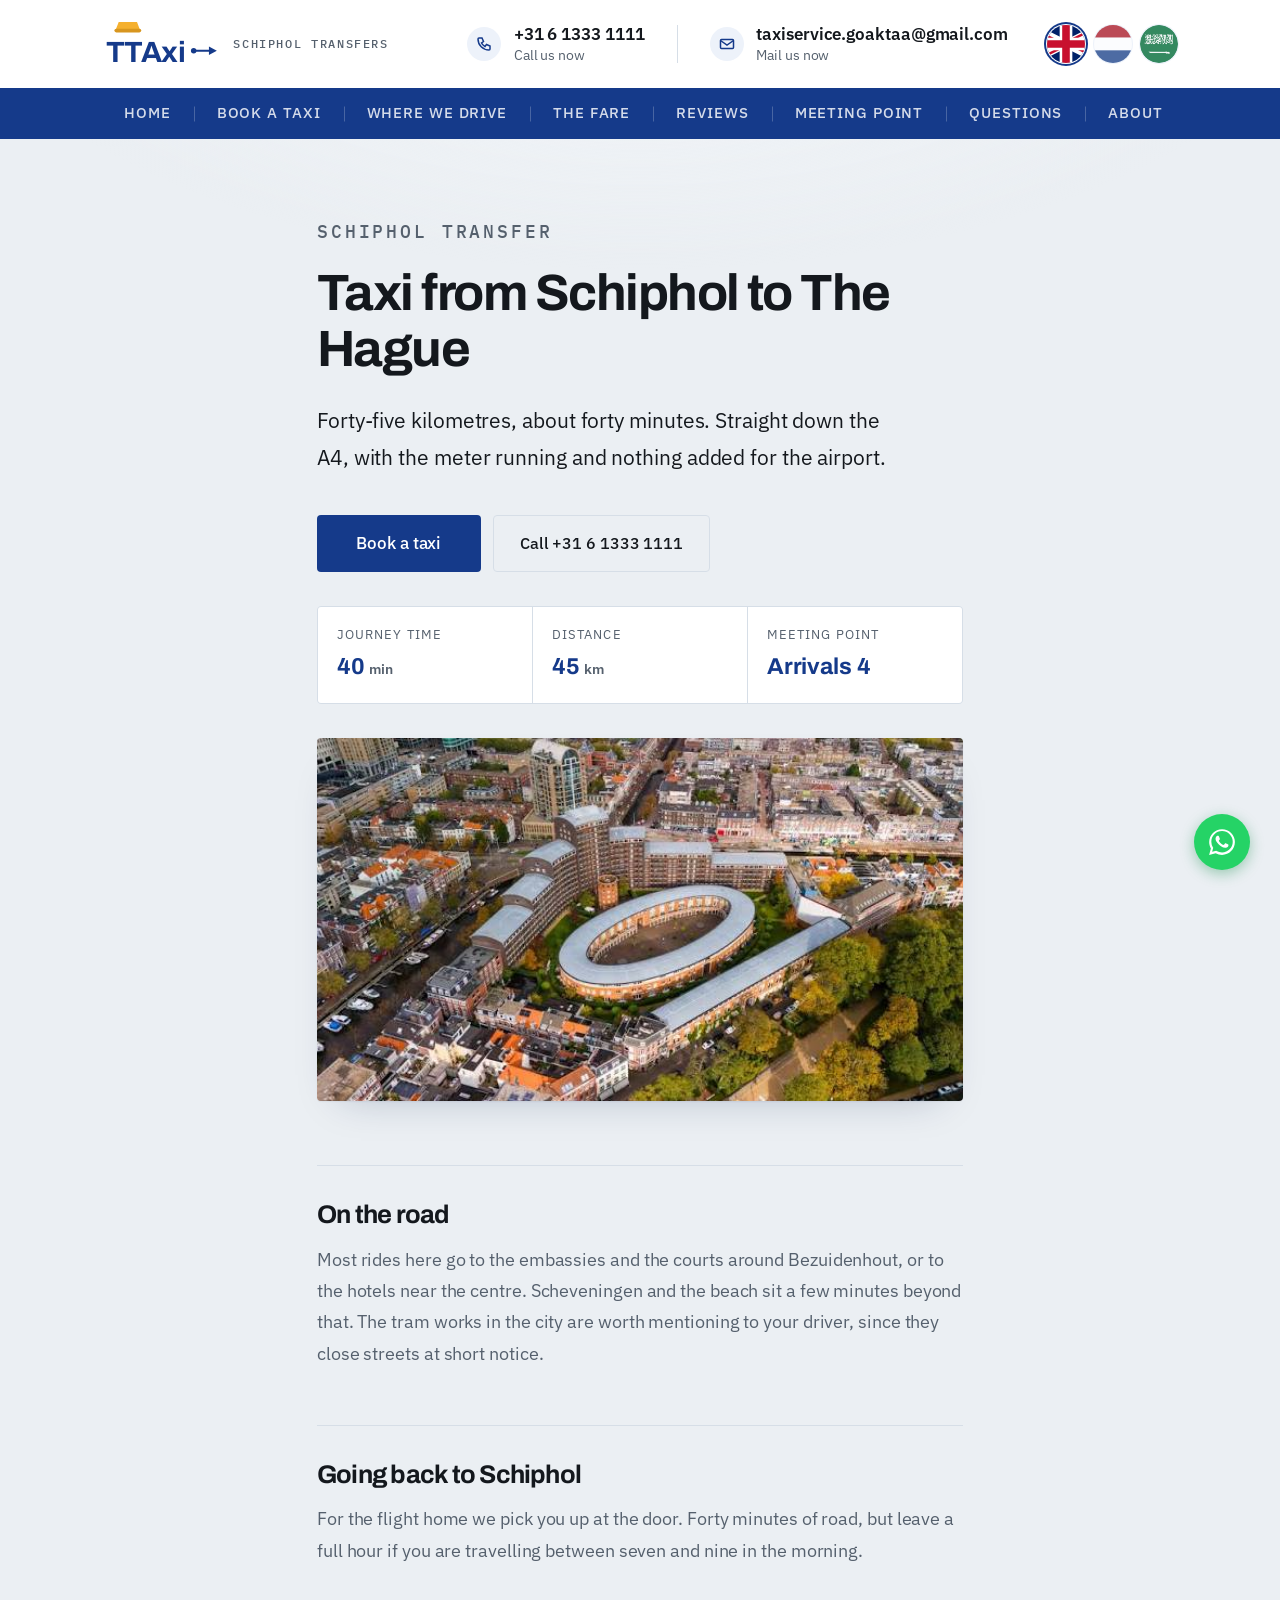
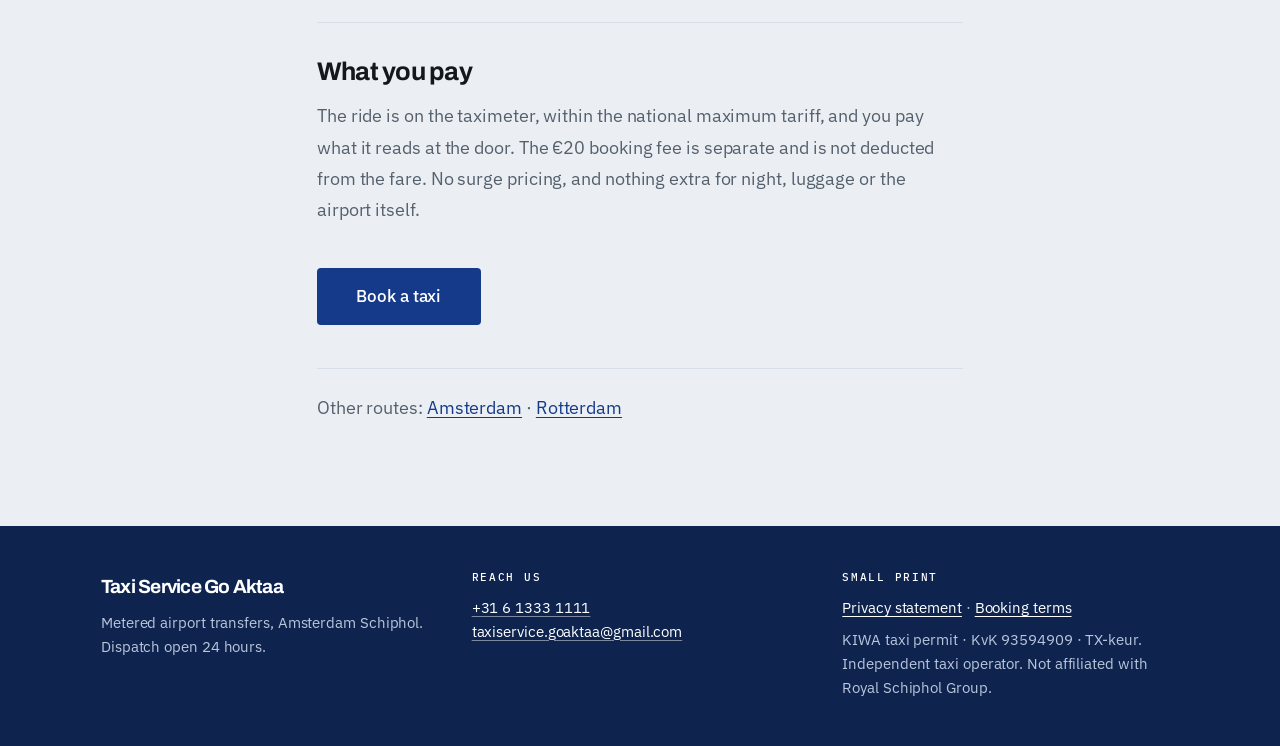
<file: taxi-den-haag.html>
<!DOCTYPE html>
<html lang="en" dir="ltr">
<head>
<meta charset="utf-8">
<meta name="viewport" content="width=device-width, initial-scale=1">
<title>Taxi from Schiphol to The Hague — Taxi Service Go Aktaa</title>
<meta name="description" content="Taxi between Amsterdam Schiphol and The Hague. About 40 minutes, 45 km, on the taximeter. Nothing added for the airport.">
<link rel="canonical" href="https://taxiservicegoaktaa.nl/taxi-den-haag.html">

<!-- Same page in three languages, switched in the browser. -->
<link rel="alternate" hreflang="en" href="https://taxiservicegoaktaa.nl/taxi-den-haag.html">
<link rel="alternate" hreflang="nl" href="https://taxiservicegoaktaa.nl/taxi-den-haag.html">
<link rel="alternate" hreflang="ar" href="https://taxiservicegoaktaa.nl/taxi-den-haag.html">
<link rel="alternate" hreflang="x-default" href="https://taxiservicegoaktaa.nl/taxi-den-haag.html">

<link rel="icon" href="favicon.svg" type="image/svg+xml">
<link rel="apple-touch-icon" href="favicon.svg">
<meta name="theme-color" content="#153A8A">

<meta property="og:type" content="article">
<meta property="og:site_name" content="Taxi Service Go Aktaa">
<meta property="og:url" content="https://taxiservicegoaktaa.nl/taxi-den-haag.html">
<meta property="og:title" content="Taxi from Schiphol to The Hague">
<meta property="og:description" content="Taxi between Amsterdam Schiphol and The Hague. About 40 minutes, 45 km, on the taximeter. Nothing added for the airport.">
<meta property="og:image" content="https://taxiservicegoaktaa.nl/og-image.jpg">
<meta property="og:image:width" content="1200">
<meta property="og:image:height" content="630">
<meta name="twitter:card" content="summary_large_image">
<meta name="twitter:title" content="Taxi from Schiphol to The Hague">
<meta name="twitter:description" content="Taxi between Amsterdam Schiphol and The Hague. About 40 minutes, 45 km, on the taximeter. Nothing added for the airport.">
<meta name="twitter:image" content="https://taxiservicegoaktaa.nl/og-image.jpg">

<!-- Fonts served from this domain. Loading them from Google would hand
     every visitor's IP address to Google, which a German court ruled a
     GDPR breach in 2022, and costs two extra connections per visit. -->
<link rel="preload" href="fonts/Archivo-700-latin.woff2" as="font" type="font/woff2" crossorigin>
<link rel="preload" href="fonts/IBMPlexSans-400-latin.woff2" as="font" type="font/woff2" crossorigin>
<link rel="stylesheet" href="fonts.css">
<link rel="stylesheet" href="styles.css">
<link rel="stylesheet" href="styles.css">

<!-- The route as a service, so search engines can read the two ends of
     it. Times and distances match the board on the home page. -->
<script type="application/ld+json">
{
  "@context": "https://schema.org",
  "@type": "Service",
  "serviceType": "Airport taxi transfer",
  "name": "Taxi from Schiphol to The Hague",
  "url": "https://taxiservicegoaktaa.nl/taxi-den-haag.html",
  "provider": {
    "@type": "TaxiService",
    "name": "Taxi Service Go Aktaa",
    "telephone": "+31613331111",
    "url": "https://taxiservicegoaktaa.nl/",
    "identifier": {
      "@type": "PropertyValue",
      "propertyID": "KvK",
      "value": "93594909"
    }
  },
  "areaServed": [
    {
      "@type": "City",
      "name": "The Hague"
    },
    {
      "@type": "Airport",
      "name": "Amsterdam Airport Schiphol",
      "iataCode": "AMS"
    }
  ],
  "potentialAction": {
    "@type": "ReserveAction",
    "target": {
      "@type": "EntryPoint",
      "urlTemplate": "https://taxiservicegoaktaa.nl/#book"
    }
  }
}
</script>

</head>
<body data-meta="c.hag">

<a class="skip" href="index.html#book" data-i18n="skip">Skip to booking</a>

<header class="masthead">
  <div class="wrap masthead__top">

    <!-- LOGO SLOT ────────────────────────────────────────────────
         Drop your logo file into this folder, then replace the two
         <span> lines below with one line:

           <img class="brand__logo" src="logo.svg" alt="Taxi Service Go Aktaa">

         SVG is best; a PNG at least 400px wide also works. The CSS
         already sizes it, so nothing else needs changing.
         ─────────────────────────────────────────────────────────── -->
    <a class="brand" href="index.html">
      <svg class="brand__mark" viewBox="0 0 196 82" role="img" aria-label="TTAxi">
        <title>TTAxi</title>
        <!-- Roof light: the amber lamp already used across the site, sitting
             on the two T's the way it sits on a car. -->
        <path d="M24 18 L29 5 H59 L64 18 Z" fill="#F5B02E"/>
        <rect x="22" y="16" width="44" height="6" rx="3" fill="#D8961F"/>
        <!-- Wordmark -->
        <text class="brand__word" x="8" y="70">TTAxi</text>
        <!-- Pick-up to drop-off, straight and metered -->
        <g fill="#153A8A">
          <circle cx="152" cy="52" r="4.5"/>
          <path d="M152 52 H178" stroke="#153A8A" stroke-width="3.5" stroke-linecap="round"/>
          <path d="M177 45 L190 52 L177 59 Z"/>
        </g>
      </svg>
      <span class="brand__sub" data-i18n="brand.sub">Schiphol transfers</span>
    </a>

    <div class="masthead__reach">
      <a class="reach" href="tel:+31613331111">
        <span class="reach__ico" aria-hidden="true">
          <svg viewBox="0 0 16 16" fill="none" stroke="currentColor" stroke-width="1.5"><path d="M3 2h3l1.5 3.5-2 1.5a8 8 0 0 0 3.5 3.5l1.5-2L14 10v3a1 1 0 0 1-1 1A11 11 0 0 1 2 3a1 1 0 0 1 1-1z"/></svg>
        </span>
        <span class="reach__text">
          <strong dir="ltr">+31 6 1333 1111</strong>
          <span data-i18n="topbar.call">Call us now</span>
        </span>
      </a>

      <span class="masthead__rule" aria-hidden="true"></span>

      <a class="reach reach--mail" href="mailto:taxiservice.goaktaa@gmail.com">
        <span class="reach__ico" aria-hidden="true">
          <svg viewBox="0 0 16 16" fill="none" stroke="currentColor" stroke-width="1.5"><rect x="1.5" y="3.5" width="13" height="9" rx="1"/><path d="M1.5 4.5 8 9l6.5-4.5"/></svg>
        </span>
        <span class="reach__text">
          <strong dir="ltr">taxiservice.goaktaa@gmail.com</strong>
          <span data-i18n="topbar.mail">Mail us now</span>
        </span>
      </a>
    </div>

    <div class="lang" role="group" aria-label="Language" data-i18n-aria="lang.label">
      <button type="button" class="lang__b" data-lang="en" aria-pressed="true" data-i18n-aria="lang.en">
        <svg class="flag" viewBox="0 0 60 30" preserveAspectRatio="xMidYMid slice" aria-hidden="true" focusable="false">
          <clipPath id="ukClip"><path d="M30 15h30v15zv15H0zH0V0zV0h30z"/></clipPath>
          <rect width="60" height="30" fill="#012169"/>
          <path d="M0 0l60 30M60 0L0 30" stroke="#fff" stroke-width="6"/>
          <path d="M0 0l60 30M60 0L0 30" clip-path="url(#ukClip)" stroke="#C8102E" stroke-width="4"/>
          <path d="M30 0v30M0 15h60" stroke="#fff" stroke-width="10"/>
          <path d="M30 0v30M0 15h60" stroke="#C8102E" stroke-width="6"/>
        </svg>
      </button>
      <button type="button" class="lang__b" data-lang="nl" aria-pressed="false" data-i18n-aria="lang.nl">
        <svg class="flag" viewBox="0 0 60 30" preserveAspectRatio="xMidYMid slice" aria-hidden="true" focusable="false">
          <rect width="60" height="10" fill="#AE1C28"/>
          <rect y="10" width="60" height="10" fill="#fff"/>
          <rect y="20" width="60" height="10" fill="#21468B"/>
        </svg>
      </button>
      <!-- The shahada is suggested with plain bars rather than drawn as
           letterforms: at this size hand-made script would come out garbled,
           and garbled scripture is worse than an honest simplification. -->
      <button type="button" class="lang__b" data-lang="ar" aria-pressed="false" data-i18n-aria="lang.ar">
        <!-- A real flag file: the shahada is calligraphy, and hand-drawing it
             at this size only ever produced a green smudge. -->
        <img class="flag" src="flag-sa.png" alt="" width="250" height="250">
      </button>
    </div>
  </div>
</header>

<nav class="mainnav" id="mainnav" aria-label="Sections">
  <div class="wrap mainnav__inner">
    <!-- Phones get a button instead of a row that runs off the screen. -->
    <button class="navtoggle" id="navToggle" type="button"
            aria-expanded="false" aria-controls="navLinks" data-i18n-aria="nav.menu">
      <span class="navtoggle__bars" aria-hidden="true"></span>
      <span data-i18n="nav.menu">Menu</span>
    </button>
    <div class="mainnav__links" id="navLinks">
      <a href="index.html" data-i18n="nav.home">Home</a>
    <a href="index.html#book" data-i18n="nav.cta">Book a taxi</a>
    <a href="index.html#routes" data-i18n="nav.routes">Where we drive</a>
    <a href="index.html#fare" data-i18n="nav.fare">The fare</a>
    <a href="index.html#reviews" data-i18n="nav.reviews">Reviews</a>
    <a href="index.html#meet" data-i18n="nav.meet">Meeting point</a>
      <a href="faq.html" data-i18n="nav.faq">Questions</a>
      <a href="about.html" data-i18n="nav.about">About</a>
    </div>
  </div>
</nav>

<main id="top">
  <section class="citypage">
    <div class="wrap citypage__inner">

      <p class="eyebrow" data-i18n="c.eyebrow">Schiphol transfer</p>
      <h1 data-i18n="c.hag.h1">Taxi from Schiphol to The Hague</h1>
      <p class="lede" data-i18n="c.hag.lede">Forty-five kilometres, about forty minutes. Straight down the A4, with the meter running and nothing added for the airport.</p>

      <div class="hero__actions">
        <a class="btn btn--primary btn--big" href="index.html#book" data-i18n="cta.book">Book a taxi</a>
        <a class="btn btn--ghost" href="tel:+31613331111" data-i18n="cta.call">Call +31 6 1333 1111</a>
      </div>

      <ul class="cityfacts">
        <li><span data-i18n="c.time">Journey time</span><strong>40 <span data-i18n="c.min">min</span></strong></li>
        <li><span data-i18n="c.dist">Distance</span><strong>45 <span data-i18n="c.km">km</span></strong></li>
        <li><span data-i18n="c.meetl">Meeting point</span><strong data-i18n="c.meetv">Arrivals 4</strong></li>
      </ul>

      <img class="cityshot" src="denhaag.jpg" width="825" height="550" loading="lazy" decoding="async" alt="">

      <h2 data-i18n="c.h2ride">On the road</h2>
      <p data-i18n="c.hag.body1">Most rides here go to the embassies and the courts around Bezuidenhout, or to the hotels near the centre. Scheveningen and the beach sit a few minutes beyond that. The tram works in the city are worth mentioning to your driver, since they close streets at short notice.</p>

      <h2 data-i18n="c.h2back">Going back to Schiphol</h2>
      <p data-i18n="c.hag.body2">For the flight home we pick you up at the door. Forty minutes of road, but leave a full hour if you are travelling between seven and nine in the morning.</p>

      <h2 data-i18n="c.h2pay">What you pay</h2>
      <p data-i18n="c.pay">The ride is on the taximeter, within the national maximum tariff, and you pay what it reads at the door. The €20 booking fee is separate and is not deducted from the fare. No surge pricing, and nothing extra for night, luggage or the airport itself.</p>

      <div class="hero__actions citypage__end">
        <a class="btn btn--primary btn--big" href="index.html#book" data-i18n="cta.book">Book a taxi</a>
      </div>

      <p class="citynav"><span data-i18n="c.other">Other routes</span>: <a href="taxi-amsterdam.html" data-i18n="c.ams.name">Amsterdam</a> · <a href="taxi-rotterdam.html" data-i18n="c.rtm.name">Rotterdam</a></p>

    </div>
  </section>
</main>

<footer class="foot">
  <div class="wrap foot__grid">
    <div>
      <p class="foot__brand">Taxi Service Go Aktaa</p>
      <p data-i18n-html="foot.tagline">Metered airport transfers, Amsterdam Schiphol.<br>Dispatch open 24 hours.</p>
    </div>
    <div>
      <p class="foot__h" data-i18n="foot.reach">Reach us</p>
      <p><a href="tel:+31613331111">+31 6 1333 1111</a><br><a href="mailto:taxiservice.goaktaa@gmail.com">taxiservice.goaktaa@gmail.com</a></p>
    </div>
    <div>
      <p class="foot__h" data-i18n="foot.legal">Small print</p>
      <p class="foot__links"><a href="index.html#legal" data-i18n="foot.privacy">Privacy statement</a> · <a href="index.html#legal" data-i18n="foot.terms">Booking terms</a></p>
         <p data-i18n-html="foot.small">KIWA taxi permit · KvK 93594909 · TX-keur.<br>
         Independent taxi operator. Not affiliated with Royal Schiphol Group.</p>
    </div>
  </div>
</footer>

<!-- Opens WhatsApp with the number and a first line already written. -->
<a class="wa" id="waBtn" href="https://wa.me/31613331111" target="_blank" rel="noopener"
   aria-label="Message us on WhatsApp" data-i18n-aria="wa.label">
  <svg viewBox="0 0 32 32" aria-hidden="true" focusable="false">
    <path fill="currentColor" d="M16.04 3.2c-7.1 0-12.86 5.76-12.86 12.86 0 2.27.6 4.49 1.73 6.44L3.1 28.9l6.56-1.72a12.8 12.8 0 0 0 6.38 1.7h.01c7.09 0 12.85-5.77 12.85-12.86 0-3.44-1.34-6.67-3.77-9.1a12.77 12.77 0 0 0-9.09-3.77zm0 23.2a10.7 10.7 0 0 1-5.45-1.49l-.39-.23-4.05 1.06 1.08-3.95-.26-.4a10.66 10.66 0 0 1-1.64-5.7c0-5.9 4.8-10.7 10.71-10.7 2.86 0 5.55 1.12 7.57 3.14a10.62 10.62 0 0 1 3.13 7.57c0 5.9-4.8 10.7-10.7 10.7zm5.87-8.02c-.32-.16-1.9-.94-2.2-1.05-.29-.1-.5-.16-.72.16-.21.32-.82 1.05-1.01 1.26-.19.22-.37.24-.69.08-.32-.16-1.36-.5-2.59-1.6a9.7 9.7 0 0 1-1.79-2.23c-.19-.32-.02-.5.14-.66.15-.14.32-.37.48-.56.16-.19.21-.32.32-.53.1-.22.05-.4-.03-.56-.08-.16-.72-1.74-.99-2.38-.26-.62-.52-.54-.72-.55h-.61c-.21 0-.56.08-.85.4-.29.32-1.11 1.09-1.11 2.65s1.14 3.08 1.3 3.29c.16.21 2.24 3.42 5.43 4.8.76.32 1.35.52 1.81.67.76.24 1.45.21 2 .13.61-.09 1.9-.78 2.16-1.53.27-.75.27-1.4.19-1.53-.08-.13-.29-.21-.61-.37z"/>
  </svg>
</a>

<div class="dock">
  <a class="btn btn--ghost btn--dock" href="tel:+31613331111" data-i18n="dock.call">Call</a>
  <a class="btn btn--primary btn--dock" href="index.html#book" data-i18n="cta.book">Book a taxi</a>
</div>

<script src="i18n.js"></script>
<script src="city.js"></script>
<script src="reveal.js"></script>
</body>
</html>
</file>
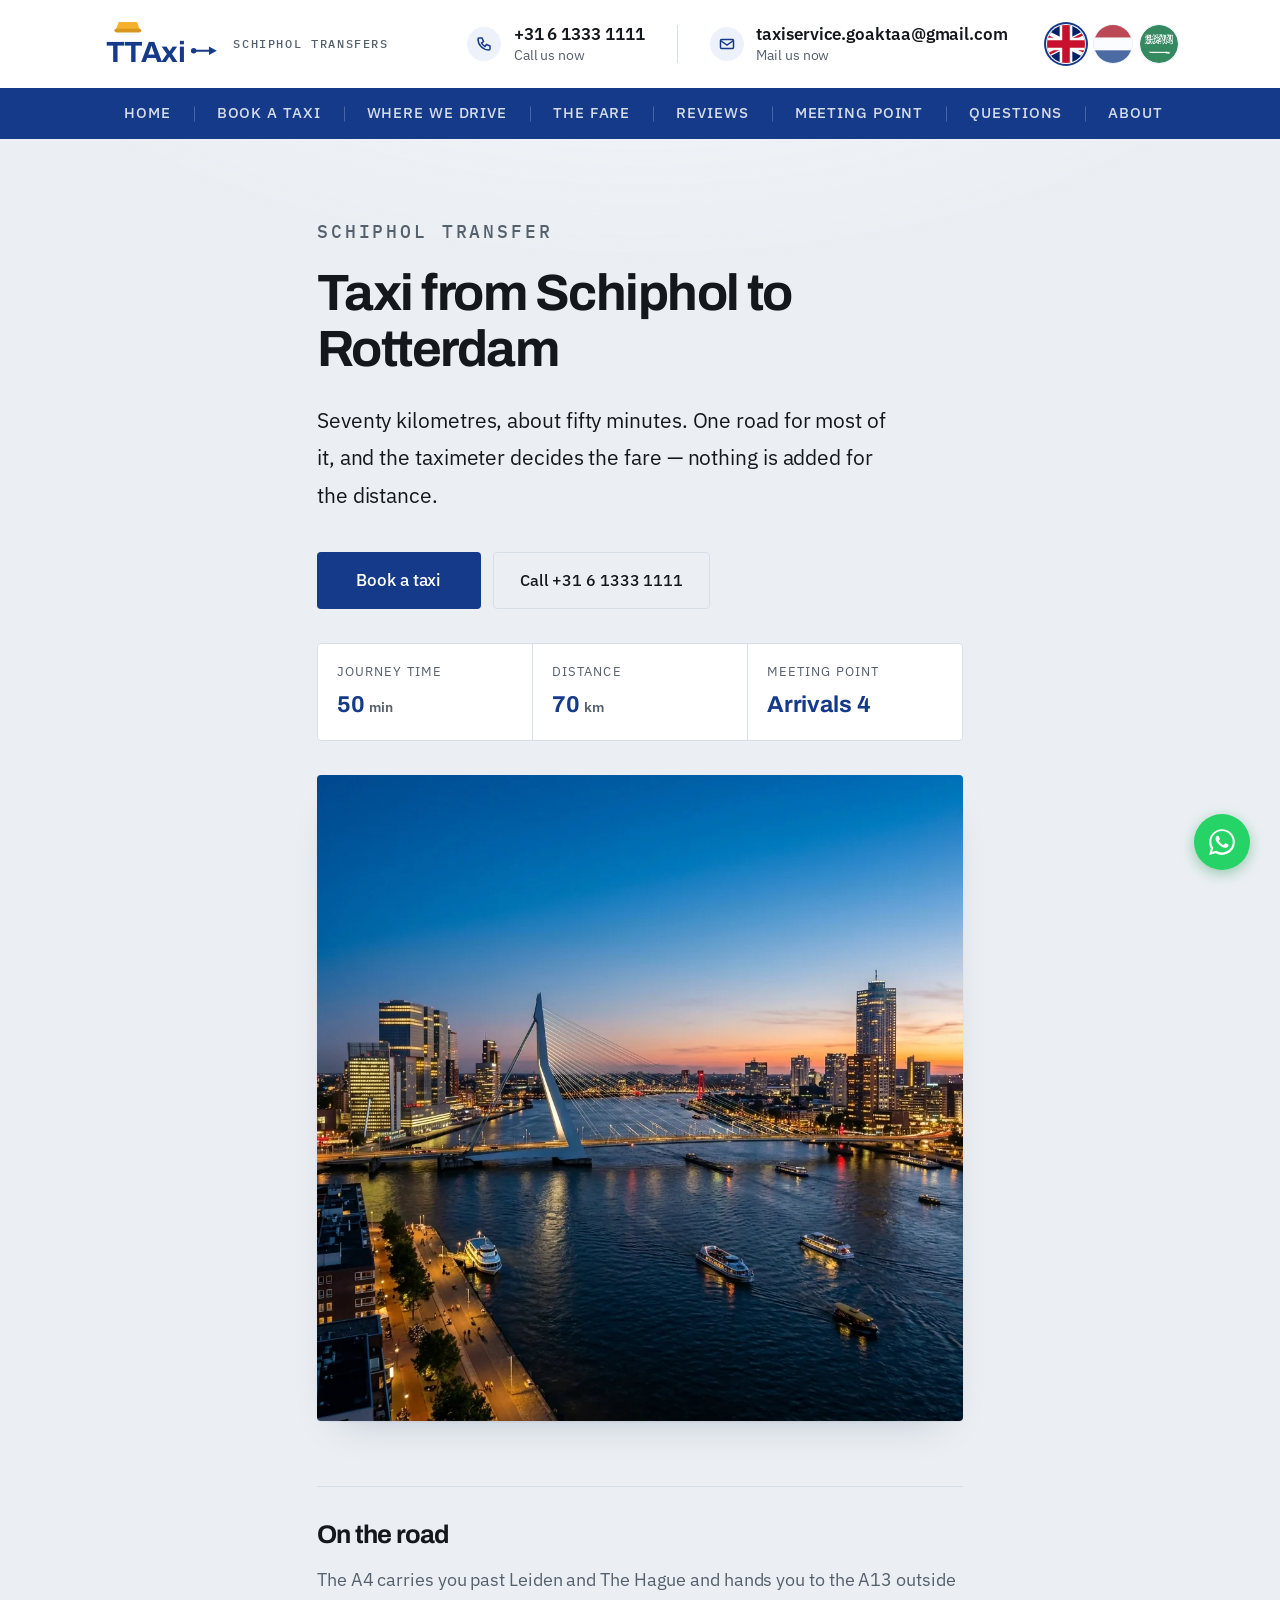
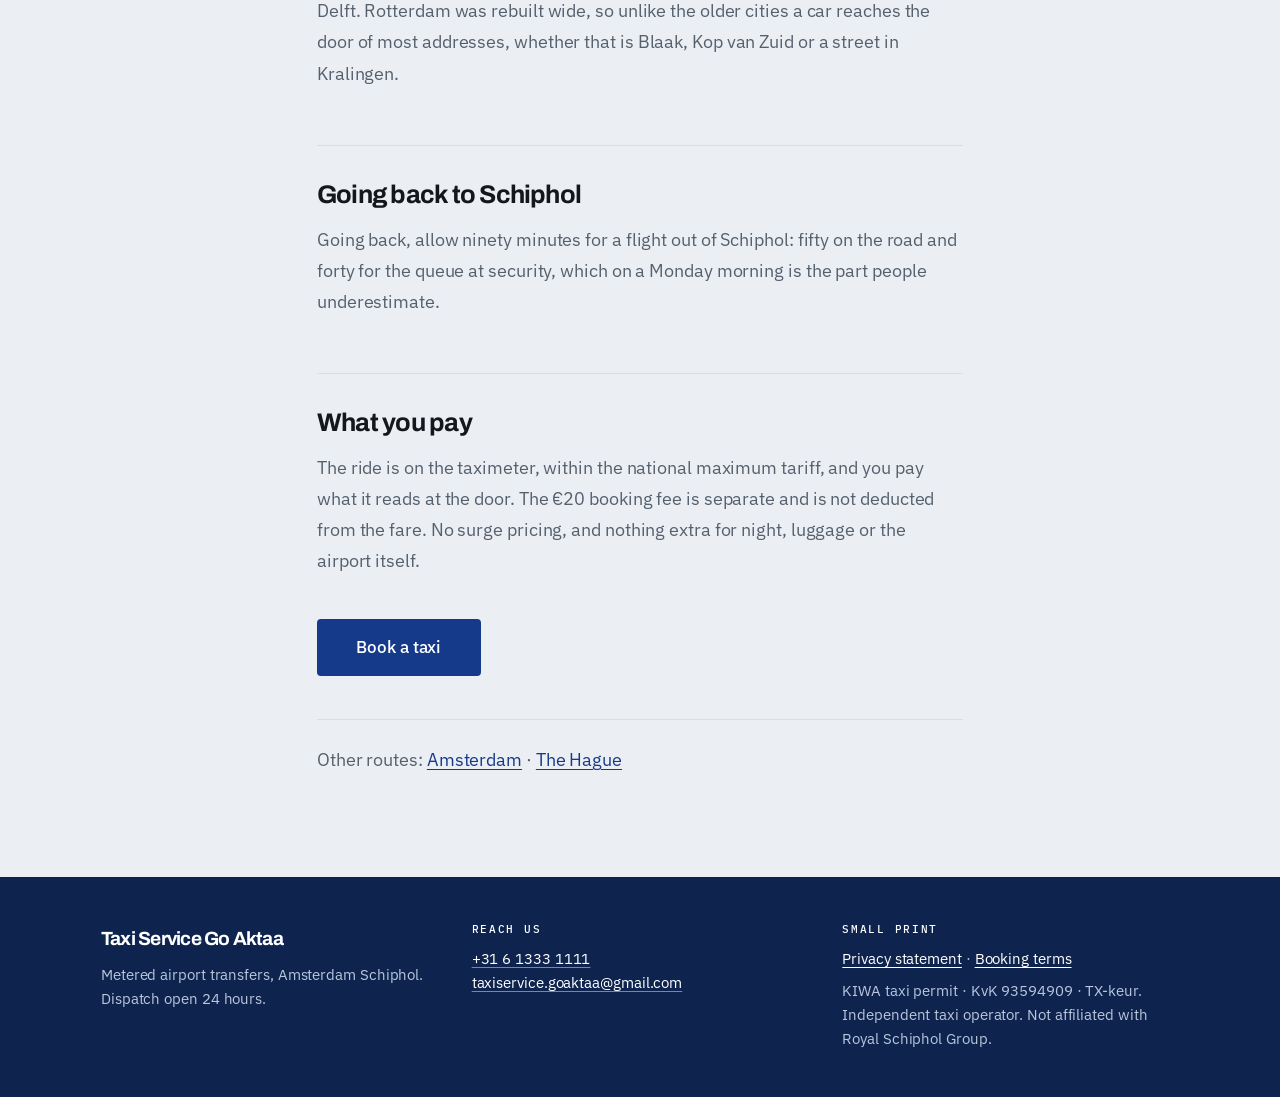
<file: taxi-rotterdam.html>
<!DOCTYPE html>
<html lang="en" dir="ltr">
<head>
<meta charset="utf-8">
<meta name="viewport" content="width=device-width, initial-scale=1">
<title>Taxi from Schiphol to Rotterdam — Taxi Service Go Aktaa</title>
<meta name="description" content="Taxi between Amsterdam Schiphol and Rotterdam. About 50 minutes, 70 km, on the taximeter. No distance surcharge.">
<link rel="canonical" href="https://taxiservicegoaktaa.nl/taxi-rotterdam.html">

<!-- Same page in three languages, switched in the browser. -->
<link rel="alternate" hreflang="en" href="https://taxiservicegoaktaa.nl/taxi-rotterdam.html">
<link rel="alternate" hreflang="nl" href="https://taxiservicegoaktaa.nl/taxi-rotterdam.html">
<link rel="alternate" hreflang="ar" href="https://taxiservicegoaktaa.nl/taxi-rotterdam.html">
<link rel="alternate" hreflang="x-default" href="https://taxiservicegoaktaa.nl/taxi-rotterdam.html">

<link rel="icon" href="favicon.svg" type="image/svg+xml">
<link rel="apple-touch-icon" href="favicon.svg">
<meta name="theme-color" content="#153A8A">

<meta property="og:type" content="article">
<meta property="og:site_name" content="Taxi Service Go Aktaa">
<meta property="og:url" content="https://taxiservicegoaktaa.nl/taxi-rotterdam.html">
<meta property="og:title" content="Taxi from Schiphol to Rotterdam">
<meta property="og:description" content="Taxi between Amsterdam Schiphol and Rotterdam. About 50 minutes, 70 km, on the taximeter. No distance surcharge.">
<meta property="og:image" content="https://taxiservicegoaktaa.nl/og-image.jpg">
<meta property="og:image:width" content="1200">
<meta property="og:image:height" content="630">
<meta name="twitter:card" content="summary_large_image">
<meta name="twitter:title" content="Taxi from Schiphol to Rotterdam">
<meta name="twitter:description" content="Taxi between Amsterdam Schiphol and Rotterdam. About 50 minutes, 70 km, on the taximeter. No distance surcharge.">
<meta name="twitter:image" content="https://taxiservicegoaktaa.nl/og-image.jpg">

<!-- Fonts served from this domain. Loading them from Google would hand
     every visitor's IP address to Google, which a German court ruled a
     GDPR breach in 2022, and costs two extra connections per visit. -->
<link rel="preload" href="fonts/Archivo-700-latin.woff2" as="font" type="font/woff2" crossorigin>
<link rel="preload" href="fonts/IBMPlexSans-400-latin.woff2" as="font" type="font/woff2" crossorigin>
<link rel="stylesheet" href="fonts.css">
<link rel="stylesheet" href="styles.css">
<link rel="stylesheet" href="styles.css">

<!-- The route as a service, so search engines can read the two ends of
     it. Times and distances match the board on the home page. -->
<script type="application/ld+json">
{
  "@context": "https://schema.org",
  "@type": "Service",
  "serviceType": "Airport taxi transfer",
  "name": "Taxi from Schiphol to Rotterdam",
  "url": "https://taxiservicegoaktaa.nl/taxi-rotterdam.html",
  "provider": {
    "@type": "TaxiService",
    "name": "Taxi Service Go Aktaa",
    "telephone": "+31613331111",
    "url": "https://taxiservicegoaktaa.nl/",
    "identifier": {
      "@type": "PropertyValue",
      "propertyID": "KvK",
      "value": "93594909"
    }
  },
  "areaServed": [
    {
      "@type": "City",
      "name": "Rotterdam"
    },
    {
      "@type": "Airport",
      "name": "Amsterdam Airport Schiphol",
      "iataCode": "AMS"
    }
  ],
  "potentialAction": {
    "@type": "ReserveAction",
    "target": {
      "@type": "EntryPoint",
      "urlTemplate": "https://taxiservicegoaktaa.nl/#book"
    }
  }
}
</script>

</head>
<body data-meta="c.rtm">

<a class="skip" href="index.html#book" data-i18n="skip">Skip to booking</a>

<header class="masthead">
  <div class="wrap masthead__top">

    <!-- LOGO SLOT ────────────────────────────────────────────────
         Drop your logo file into this folder, then replace the two
         <span> lines below with one line:

           <img class="brand__logo" src="logo.svg" alt="Taxi Service Go Aktaa">

         SVG is best; a PNG at least 400px wide also works. The CSS
         already sizes it, so nothing else needs changing.
         ─────────────────────────────────────────────────────────── -->
    <a class="brand" href="index.html">
      <svg class="brand__mark" viewBox="0 0 196 82" role="img" aria-label="TTAxi">
        <title>TTAxi</title>
        <!-- Roof light: the amber lamp already used across the site, sitting
             on the two T's the way it sits on a car. -->
        <path d="M24 18 L29 5 H59 L64 18 Z" fill="#F5B02E"/>
        <rect x="22" y="16" width="44" height="6" rx="3" fill="#D8961F"/>
        <!-- Wordmark -->
        <text class="brand__word" x="8" y="70">TTAxi</text>
        <!-- Pick-up to drop-off, straight and metered -->
        <g fill="#153A8A">
          <circle cx="152" cy="52" r="4.5"/>
          <path d="M152 52 H178" stroke="#153A8A" stroke-width="3.5" stroke-linecap="round"/>
          <path d="M177 45 L190 52 L177 59 Z"/>
        </g>
      </svg>
      <span class="brand__sub" data-i18n="brand.sub">Schiphol transfers</span>
    </a>

    <div class="masthead__reach">
      <a class="reach" href="tel:+31613331111">
        <span class="reach__ico" aria-hidden="true">
          <svg viewBox="0 0 16 16" fill="none" stroke="currentColor" stroke-width="1.5"><path d="M3 2h3l1.5 3.5-2 1.5a8 8 0 0 0 3.5 3.5l1.5-2L14 10v3a1 1 0 0 1-1 1A11 11 0 0 1 2 3a1 1 0 0 1 1-1z"/></svg>
        </span>
        <span class="reach__text">
          <strong dir="ltr">+31 6 1333 1111</strong>
          <span data-i18n="topbar.call">Call us now</span>
        </span>
      </a>

      <span class="masthead__rule" aria-hidden="true"></span>

      <a class="reach reach--mail" href="mailto:taxiservice.goaktaa@gmail.com">
        <span class="reach__ico" aria-hidden="true">
          <svg viewBox="0 0 16 16" fill="none" stroke="currentColor" stroke-width="1.5"><rect x="1.5" y="3.5" width="13" height="9" rx="1"/><path d="M1.5 4.5 8 9l6.5-4.5"/></svg>
        </span>
        <span class="reach__text">
          <strong dir="ltr">taxiservice.goaktaa@gmail.com</strong>
          <span data-i18n="topbar.mail">Mail us now</span>
        </span>
      </a>
    </div>

    <div class="lang" role="group" aria-label="Language" data-i18n-aria="lang.label">
      <button type="button" class="lang__b" data-lang="en" aria-pressed="true" data-i18n-aria="lang.en">
        <svg class="flag" viewBox="0 0 60 30" preserveAspectRatio="xMidYMid slice" aria-hidden="true" focusable="false">
          <clipPath id="ukClip"><path d="M30 15h30v15zv15H0zH0V0zV0h30z"/></clipPath>
          <rect width="60" height="30" fill="#012169"/>
          <path d="M0 0l60 30M60 0L0 30" stroke="#fff" stroke-width="6"/>
          <path d="M0 0l60 30M60 0L0 30" clip-path="url(#ukClip)" stroke="#C8102E" stroke-width="4"/>
          <path d="M30 0v30M0 15h60" stroke="#fff" stroke-width="10"/>
          <path d="M30 0v30M0 15h60" stroke="#C8102E" stroke-width="6"/>
        </svg>
      </button>
      <button type="button" class="lang__b" data-lang="nl" aria-pressed="false" data-i18n-aria="lang.nl">
        <svg class="flag" viewBox="0 0 60 30" preserveAspectRatio="xMidYMid slice" aria-hidden="true" focusable="false">
          <rect width="60" height="10" fill="#AE1C28"/>
          <rect y="10" width="60" height="10" fill="#fff"/>
          <rect y="20" width="60" height="10" fill="#21468B"/>
        </svg>
      </button>
      <!-- The shahada is suggested with plain bars rather than drawn as
           letterforms: at this size hand-made script would come out garbled,
           and garbled scripture is worse than an honest simplification. -->
      <button type="button" class="lang__b" data-lang="ar" aria-pressed="false" data-i18n-aria="lang.ar">
        <!-- A real flag file: the shahada is calligraphy, and hand-drawing it
             at this size only ever produced a green smudge. -->
        <img class="flag" src="flag-sa.png" alt="" width="250" height="250">
      </button>
    </div>
  </div>
</header>

<nav class="mainnav" id="mainnav" aria-label="Sections">
  <div class="wrap mainnav__inner">
    <!-- Phones get a button instead of a row that runs off the screen. -->
    <button class="navtoggle" id="navToggle" type="button"
            aria-expanded="false" aria-controls="navLinks" data-i18n-aria="nav.menu">
      <span class="navtoggle__bars" aria-hidden="true"></span>
      <span data-i18n="nav.menu">Menu</span>
    </button>
    <div class="mainnav__links" id="navLinks">
      <a href="index.html" data-i18n="nav.home">Home</a>
    <a href="index.html#book" data-i18n="nav.cta">Book a taxi</a>
    <a href="index.html#routes" data-i18n="nav.routes">Where we drive</a>
    <a href="index.html#fare" data-i18n="nav.fare">The fare</a>
    <a href="index.html#reviews" data-i18n="nav.reviews">Reviews</a>
    <a href="index.html#meet" data-i18n="nav.meet">Meeting point</a>
      <a href="faq.html" data-i18n="nav.faq">Questions</a>
      <a href="about.html" data-i18n="nav.about">About</a>
    </div>
  </div>
</nav>

<main id="top">
  <section class="citypage">
    <div class="wrap citypage__inner">

      <p class="eyebrow" data-i18n="c.eyebrow">Schiphol transfer</p>
      <h1 data-i18n="c.rtm.h1">Taxi from Schiphol to Rotterdam</h1>
      <p class="lede" data-i18n="c.rtm.lede">Seventy kilometres, about fifty minutes. One road for most of it, and the taximeter decides the fare — nothing is added for the distance.</p>

      <div class="hero__actions">
        <a class="btn btn--primary btn--big" href="index.html#book" data-i18n="cta.book">Book a taxi</a>
        <a class="btn btn--ghost" href="tel:+31613331111" data-i18n="cta.call">Call +31 6 1333 1111</a>
      </div>

      <ul class="cityfacts">
        <li><span data-i18n="c.time">Journey time</span><strong>50 <span data-i18n="c.min">min</span></strong></li>
        <li><span data-i18n="c.dist">Distance</span><strong>70 <span data-i18n="c.km">km</span></strong></li>
        <li><span data-i18n="c.meetl">Meeting point</span><strong data-i18n="c.meetv">Arrivals 4</strong></li>
      </ul>

      <img class="cityshot" src="rotterdam.webp" width="825" height="550" loading="lazy" decoding="async" alt="">

      <h2 data-i18n="c.h2ride">On the road</h2>
      <p data-i18n="c.rtm.body1">The A4 carries you past Leiden and The Hague and hands you to the A13 outside Delft. Rotterdam was rebuilt wide, so unlike the older cities a car reaches the door of most addresses, whether that is Blaak, Kop van Zuid or a street in Kralingen.</p>

      <h2 data-i18n="c.h2back">Going back to Schiphol</h2>
      <p data-i18n="c.rtm.body2">Going back, allow ninety minutes for a flight out of Schiphol: fifty on the road and forty for the queue at security, which on a Monday morning is the part people underestimate.</p>

      <h2 data-i18n="c.h2pay">What you pay</h2>
      <p data-i18n="c.pay">The ride is on the taximeter, within the national maximum tariff, and you pay what it reads at the door. The €20 booking fee is separate and is not deducted from the fare. No surge pricing, and nothing extra for night, luggage or the airport itself.</p>

      <div class="hero__actions citypage__end">
        <a class="btn btn--primary btn--big" href="index.html#book" data-i18n="cta.book">Book a taxi</a>
      </div>

      <p class="citynav"><span data-i18n="c.other">Other routes</span>: <a href="taxi-amsterdam.html" data-i18n="c.ams.name">Amsterdam</a> · <a href="taxi-den-haag.html" data-i18n="c.hag.name">The Hague</a></p>

    </div>
  </section>
</main>

<footer class="foot">
  <div class="wrap foot__grid">
    <div>
      <p class="foot__brand">Taxi Service Go Aktaa</p>
      <p data-i18n-html="foot.tagline">Metered airport transfers, Amsterdam Schiphol.<br>Dispatch open 24 hours.</p>
    </div>
    <div>
      <p class="foot__h" data-i18n="foot.reach">Reach us</p>
      <p><a href="tel:+31613331111">+31 6 1333 1111</a><br><a href="mailto:taxiservice.goaktaa@gmail.com">taxiservice.goaktaa@gmail.com</a></p>
    </div>
    <div>
      <p class="foot__h" data-i18n="foot.legal">Small print</p>
      <p class="foot__links"><a href="index.html#legal" data-i18n="foot.privacy">Privacy statement</a> · <a href="index.html#legal" data-i18n="foot.terms">Booking terms</a></p>
         <p data-i18n-html="foot.small">KIWA taxi permit · KvK 93594909 · TX-keur.<br>
         Independent taxi operator. Not affiliated with Royal Schiphol Group.</p>
    </div>
  </div>
</footer>

<!-- Opens WhatsApp with the number and a first line already written. -->
<a class="wa" id="waBtn" href="https://wa.me/31613331111" target="_blank" rel="noopener"
   aria-label="Message us on WhatsApp" data-i18n-aria="wa.label">
  <svg viewBox="0 0 32 32" aria-hidden="true" focusable="false">
    <path fill="currentColor" d="M16.04 3.2c-7.1 0-12.86 5.76-12.86 12.86 0 2.27.6 4.49 1.73 6.44L3.1 28.9l6.56-1.72a12.8 12.8 0 0 0 6.38 1.7h.01c7.09 0 12.85-5.77 12.85-12.86 0-3.44-1.34-6.67-3.77-9.1a12.77 12.77 0 0 0-9.09-3.77zm0 23.2a10.7 10.7 0 0 1-5.45-1.49l-.39-.23-4.05 1.06 1.08-3.95-.26-.4a10.66 10.66 0 0 1-1.64-5.7c0-5.9 4.8-10.7 10.71-10.7 2.86 0 5.55 1.12 7.57 3.14a10.62 10.62 0 0 1 3.13 7.57c0 5.9-4.8 10.7-10.7 10.7zm5.87-8.02c-.32-.16-1.9-.94-2.2-1.05-.29-.1-.5-.16-.72.16-.21.32-.82 1.05-1.01 1.26-.19.22-.37.24-.69.08-.32-.16-1.36-.5-2.59-1.6a9.7 9.7 0 0 1-1.79-2.23c-.19-.32-.02-.5.14-.66.15-.14.32-.37.48-.56.16-.19.21-.32.32-.53.1-.22.05-.4-.03-.56-.08-.16-.72-1.74-.99-2.38-.26-.62-.52-.54-.72-.55h-.61c-.21 0-.56.08-.85.4-.29.32-1.11 1.09-1.11 2.65s1.14 3.08 1.3 3.29c.16.21 2.24 3.42 5.43 4.8.76.32 1.35.52 1.81.67.76.24 1.45.21 2 .13.61-.09 1.9-.78 2.16-1.53.27-.75.27-1.4.19-1.53-.08-.13-.29-.21-.61-.37z"/>
  </svg>
</a>

<div class="dock">
  <a class="btn btn--ghost btn--dock" href="tel:+31613331111" data-i18n="dock.call">Call</a>
  <a class="btn btn--primary btn--dock" href="index.html#book" data-i18n="cta.book">Book a taxi</a>
</div>

<script src="i18n.js"></script>
<script src="city.js"></script>
<script src="reveal.js"></script>
</body>
</html>
</file>
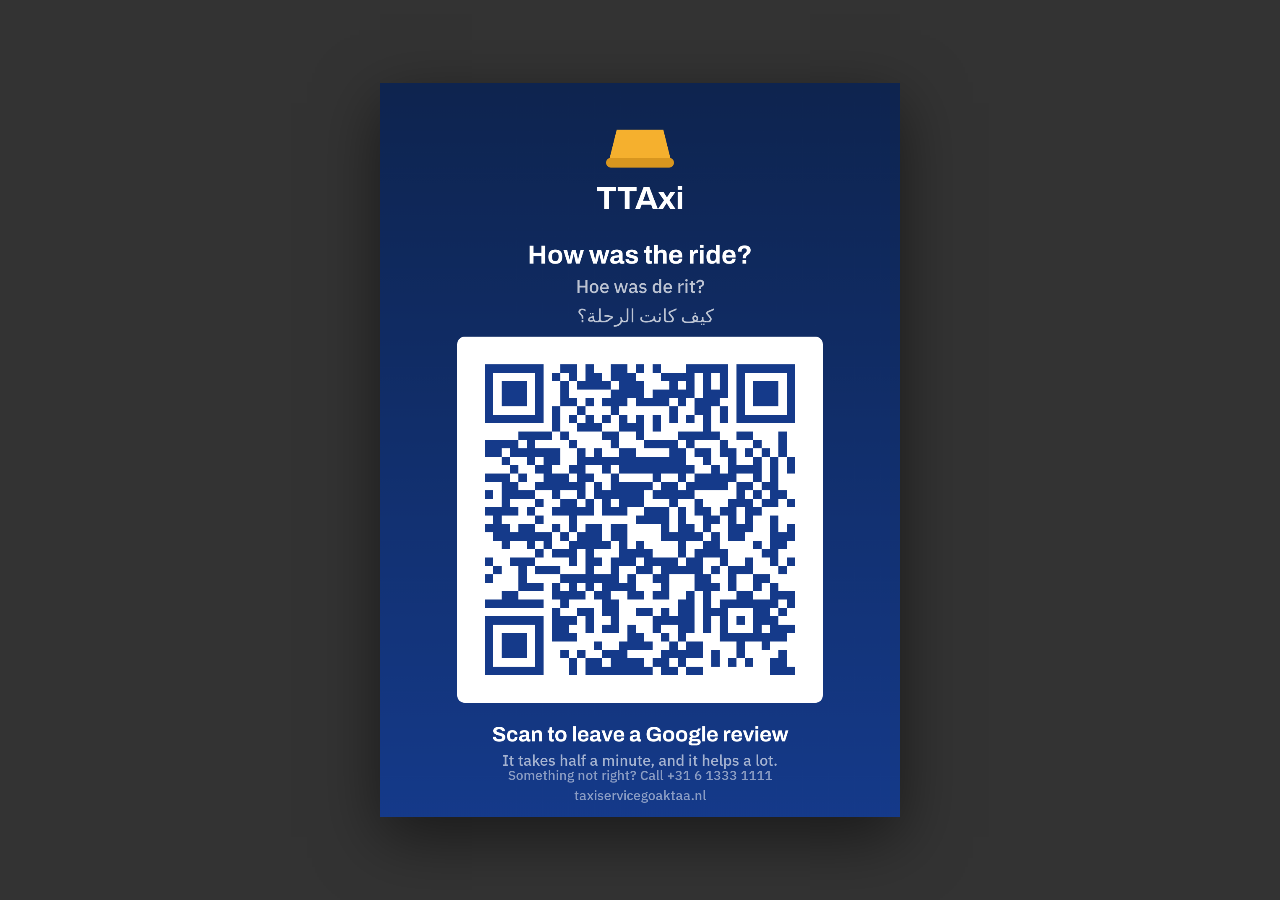
<file: qr/review-card.html>
<!DOCTYPE html>
<html lang="en">
<head>
<meta charset="utf-8">
<title>Review card</title>
<link rel="stylesheet" href="../fonts.css">
<style>body{background:#333;margin:0;display:grid;place-items:center;min-height:100vh}
canvas{width:min(90vw,520px);height:auto;box-shadow:0 20px 60px rgba(0,0,0,.5)}</style>
</head>
<body>
<canvas id="c"></canvas>
<script>
/* The card that sits in the back seat. Drawn on canvas rather than
   written as SVG text so it uses the site's own fonts, and rendered at
   a whole number of pixels per QR module so the code stays crisp —
   a soft QR is a QR nobody scans.

   Three languages, because the passenger who just got out of the car
   might be reading any of them. */
window.CARD_READY = false;

(async function () {
  const img = new Image();
  img.src = 'qr-review-plain.svg';
  await img.decode();
  await document.fonts.load('700 64px Archivo');
  await document.fonts.load('500 34px "IBM Plex Sans"');
  await document.fonts.ready;

  /* 37 modules plus a 2-module quiet zone each side = 41 across, which
     is what the SVG actually measures. Drawing it at 37 x 24 squeezed
     41 modules into 888px, put every edge on a fraction, and the code
     stopped reading at full size. */
  const Q = 41 * 20;                 /* 820 */
  const W = 1240, H = 1748;          /* A6 at 300dpi, portrait */
  const c = document.getElementById('c');
  c.width = W; c.height = H;
  const x = c.getContext('2d');

  const NAVY = '#153A8A', DEEP = '#0E244F', AMBER = '#F5B02E', LAMP = '#D8961F';

  const g = x.createLinearGradient(0, 0, 0, H);
  g.addColorStop(0, DEEP); g.addColorStop(1, NAVY);
  x.fillStyle = g; x.fillRect(0, 0, W, H);

  /* roof light */
  (function lamp(cx, cy, w) {
    const h = w * 0.52;
    x.fillStyle = AMBER;
    x.beginPath();
    x.moveTo(cx - w / 2, cy + h / 2);
    x.lineTo(cx - w / 2 + w * 0.13, cy - h / 2);
    x.lineTo(cx + w / 2 - w * 0.13, cy - h / 2);
    x.lineTo(cx + w / 2, cy + h / 2);
    x.closePath(); x.fill();
    x.fillStyle = LAMP;
    x.beginPath();
    x.roundRect(cx - w / 2 - w * 0.04, cy + h / 2 - h * 0.14, w * 1.08, h * 0.3, h * 0.15);
    x.fill();
  }(W / 2, 150, 150));

  x.textAlign = 'center';

  x.fillStyle = '#FFFFFF';
  x.font = '700 76px Archivo, Helvetica, Arial, sans-serif';
  x.textBaseline = 'alphabetic';
  x.fillText('TTAxi', W / 2, 300);

  /* the ask, in the three languages the site speaks */
  x.font = '700 62px Archivo, Helvetica, Arial, sans-serif';
  x.fillText('How was the ride?', W / 2, 430);

  x.fillStyle = 'rgba(255,255,255,.72)';
  x.font = '500 44px "IBM Plex Sans", Helvetica, Arial, sans-serif';
  x.fillText('Hoe was de rit?', W / 2, 500);
  x.fillText('كيف كانت الرحلة؟', W / 2, 570);

  /* the code, on white so the camera has maximum contrast */
  const qx = (W - Q) / 2, qy = 630;
  x.fillStyle = '#FFFFFF';
  x.beginPath(); x.roundRect(qx - 26, qy - 26, Q + 52, Q + 52, 18); x.fill();
  x.imageSmoothingEnabled = false;
  x.drawImage(img, qx, qy, Q, Q);

  /* what the code does */
  x.fillStyle = '#FFFFFF';
  x.font = '700 50px Archivo, Helvetica, Arial, sans-serif';
  x.fillText('Scan to leave a Google review', W / 2, qy + Q + 118);

  x.fillStyle = 'rgba(255,255,255,.62)';
  x.font = '500 36px "IBM Plex Sans", Helvetica, Arial, sans-serif';
  x.fillText('It takes half a minute, and it helps a lot.', W / 2, qy + Q + 176);

  /* who to tell instead, if it went badly — better in our inbox than
     on the listing */
  x.fillStyle = 'rgba(255,255,255,.5)';
  x.font = '500 32px "IBM Plex Sans", Helvetica, Arial, sans-serif';
  x.fillText('Something not right? Call +31 6 1333 1111', W / 2, H - 88);
  x.fillText('taxiservicegoaktaa.nl', W / 2, H - 40);

  window.CARD_READY = true;
}());
</script>
</body>
</html>
</file>
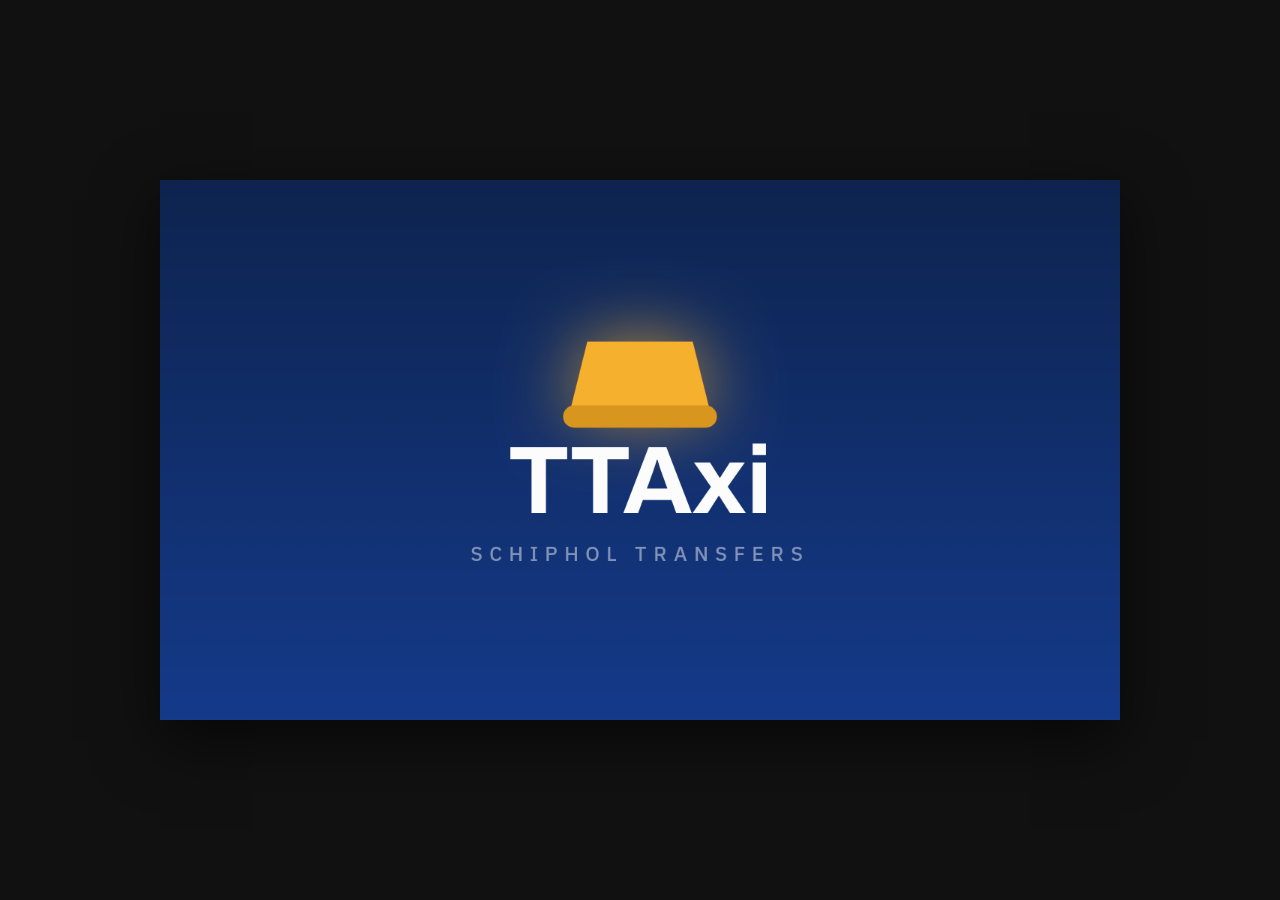
<file: video/story.html>
<!DOCTYPE html>
<html lang="en">
<head>
<meta charset="utf-8">
<title>TTAxi — the whole journey, 40s</title>
<link rel="stylesheet" href="../fonts.css">
<style>
  body { background: #111; margin: 0; display: grid; place-items: center; min-height: 100vh; }
  canvas { width: 90vw; max-width: 960px; height: auto; box-shadow: 0 20px 60px rgba(0,0,0,.6); }
</style>
</head>
<body>
<canvas id="c" width="1280" height="720"></canvas>
<script>
/* Forty seconds: booking, the flight being watched, the meeting at
   Arrivals, the bags, the ride, the meter, and the QR for next time.

   Same discipline as the fifteen second cut — a pure function of time,
   so every frame is reproducible and ffmpeg never sees a dropped one. */

const W = 1280, H = 720;
const NAVY = '#153A8A', DEEP = '#0E244F', AMBER = '#F5B02E', LAMP = '#D8961F';
const PAPER = '#FFFFFF', MIST = 'rgba(255,255,255,.62)', FAINT = 'rgba(255,255,255,.38)';
const DUR = 40;

const c = document.getElementById('c');
const x = c.getContext('2d');
let qrImg = null;
window.VIDEO_READY = false;

const clamp = (v, a, b) => Math.max(a, Math.min(b, v));
const lerp = (a, b, t) => a + (b - a) * t;
const span = (t, a, b) => clamp((t - a) / (b - a), 0, 1);
const easeOut = p => 1 - Math.pow(1 - p, 3);
const easeInOut = p => p < .5 ? 4 * p * p * p : 1 - Math.pow(-2 * p + 2, 3) / 2;
const pulse = (t, a, b, cc, d) => clamp(span(t, a, b) - span(t, cc, d), 0, 1);
function alpha(a, fn) { x.save(); x.globalAlpha = clamp(a, 0, 1); fn(); x.restore(); }

function text(s, cx, cy, size, a, colour, weight, family, spacing, align) {
  x.save();
  x.globalAlpha = clamp(a, 0, 1);
  x.fillStyle = colour || PAPER;
  x.font = (weight || '700') + ' ' + size + 'px ' + (family || 'Archivo, Helvetica, Arial, sans-serif');
  if ('letterSpacing' in x) x.letterSpacing = spacing || '0px';
  x.textAlign = align || 'center';
  x.textBaseline = 'middle';
  x.fillText(s, cx, cy);
  x.restore();
}

/* headline that rises into place and leaves the same way */
function headline(s, t, inA, outB, y, sub) {
  const a = pulse(t, inA, inA + .55, outB - .45, outB);
  if (a <= 0) return;
  const rise = lerp(22, 0, easeOut(span(t, inA, inA + .7)));
  text(s, W / 2, (y || 150) + rise, 44, a, PAPER, '700');
  if (sub) text(sub, W / 2, (y || 150) + 52 + rise, 25, a * span(t, inA + .4, inA + 1.1),
    MIST, '500', '"IBM Plex Sans", sans-serif');
}

/* ── pieces ─────────────────────────────────────────────────── */
function lamp(cx, cy, w, glow) {
  const h = w * 0.52;
  x.fillStyle = AMBER;
  x.beginPath();
  x.moveTo(cx - w / 2, cy + h / 2);
  x.lineTo(cx - w / 2 + w * 0.13, cy - h / 2);
  x.lineTo(cx + w / 2 - w * 0.13, cy - h / 2);
  x.lineTo(cx + w / 2, cy + h / 2);
  x.closePath();
  if (glow) { x.shadowColor = 'rgba(245,176,46,.75)'; x.shadowBlur = w * 0.5; }
  x.fill();
  x.shadowBlur = 0;
  x.fillStyle = LAMP;
  x.beginPath();
  x.roundRect(cx - w / 2 - w * 0.04, cy + h / 2 - h * 0.14, w * 1.08, h * 0.3, h * 0.15);
  x.fill();
}

function car(cx, cy, s, bootOpen) {
  x.save(); x.translate(cx, cy); x.scale(s, s);
  x.fillStyle = PAPER;
  x.beginPath();
  x.moveTo(-120, 10);
  x.quadraticCurveTo(-118, -18, -86, -22);
  x.lineTo(-52, -50);
  x.quadraticCurveTo(-44, -58, -28, -58);
  x.lineTo(30, -58);
  x.quadraticCurveTo(46, -58, 56, -48);
  x.lineTo(86, -22);
  x.quadraticCurveTo(120, -18, 122, 10);
  x.quadraticCurveTo(122, 22, 108, 22);
  x.lineTo(-106, 22);
  x.quadraticCurveTo(-120, 22, -120, 10);
  x.closePath(); x.fill();

  x.fillStyle = NAVY;
  x.beginPath(); x.moveTo(-46, -26); x.lineTo(-22, -50); x.lineTo(-4, -50); x.lineTo(-4, -26);
  x.closePath(); x.fill();
  x.beginPath(); x.moveTo(6, -26); x.lineTo(6, -50); x.lineTo(28, -50); x.lineTo(50, -26);
  x.closePath(); x.fill();

  /* the boot lid lifts when the bags go in */
  if (bootOpen > 0) {
    x.save();
    x.translate(-86, -22);
    x.rotate(-bootOpen * 0.9);
    x.fillStyle = PAPER;
    x.beginPath(); x.roundRect(-34, -8, 40, 12, 5); x.fill();
    x.restore();
  }

  lamp(-6, -68, 54, false);
  x.fillStyle = DEEP;
  [-66, 68].forEach(w => { x.beginPath(); x.arc(w, 22, 22, 0, Math.PI * 2); x.fill(); });
  x.fillStyle = PAPER;
  [-66, 68].forEach(w => { x.beginPath(); x.arc(w, 22, 8, 0, Math.PI * 2); x.fill(); });
  x.restore();
}

function figure(cx, cy, s, walk, opts) {
  const o = opts || {};
  x.save(); x.translate(cx, cy); x.scale(s, s);
  const sway = Math.sin(walk * Math.PI * 2) * (o.still ? 0 : 5);

  x.strokeStyle = o.colour || PAPER;
  x.lineWidth = 9; x.lineCap = 'round';
  x.beginPath();
  x.moveTo(0, 6); x.lineTo(-10 + sway, 44);
  x.moveTo(0, 6); x.lineTo(10 - sway, 44);
  x.stroke();
  x.beginPath(); x.moveTo(0, -30); x.lineTo(0, 8); x.stroke();

  if (o.arm !== false) {
    x.beginPath(); x.moveTo(0, -22); x.lineTo(22 * (o.armDir || 1), o.armUp ? -40 : -4); x.stroke();
  }
  x.fillStyle = o.colour || PAPER;
  x.beginPath(); x.arc(0, -44, 13, 0, Math.PI * 2); x.fill();

  /* a name card, the thing every passenger looks for */
  if (o.card) {
    x.save();
    x.translate(26, -34);
    x.fillStyle = PAPER;
    x.beginPath(); x.roundRect(0, -20, 74, 46, 4); x.fill();
    x.fillStyle = NAVY;
    x.font = '700 15px Archivo, sans-serif';
    x.textAlign = 'center'; x.textBaseline = 'middle';
    x.fillText(o.card, 37, 3);
    x.restore();
  }

  if (o.bag) {
    x.fillStyle = AMBER;
    x.beginPath(); x.roundRect(22, -2, 30, 34, 4); x.fill();
    x.strokeStyle = o.colour || PAPER; x.lineWidth = 4;
    x.beginPath(); x.moveTo(28, -2); x.lineTo(28, -14); x.lineTo(44, -14); x.stroke();
  }
  x.restore();
}

function suitcase(cx, cy, s, tilt) {
  x.save(); x.translate(cx, cy); x.rotate(tilt || 0); x.scale(s, s);
  x.fillStyle = AMBER;
  x.beginPath(); x.roundRect(-15, -17, 30, 34, 4); x.fill();
  x.strokeStyle = PAPER; x.lineWidth = 4;
  x.beginPath(); x.moveTo(-9, -17); x.lineTo(-9, -29); x.lineTo(7, -29); x.stroke();
  x.restore();
}

function plane(cx, cy, s, tilt, a) {
  x.save(); x.globalAlpha = clamp(a === undefined ? 1 : a, 0, 1);
  x.translate(cx, cy); x.rotate(tilt); x.scale(s, s);
  x.fillStyle = MIST;
  x.beginPath();
  x.moveTo(-60, 0);
  x.quadraticCurveTo(-40, -9, 34, -8);
  x.quadraticCurveTo(58, -8, 62, 0);
  x.quadraticCurveTo(58, 8, 34, 8);
  x.quadraticCurveTo(-40, 9, -60, 0);
  x.closePath(); x.fill();
  x.beginPath(); x.moveTo(6, -4); x.lineTo(-16, -34); x.lineTo(2, -34); x.lineTo(24, -4);
  x.closePath(); x.fill();
  x.beginPath(); x.moveTo(6, 4); x.lineTo(-16, 34); x.lineTo(2, 34); x.lineTo(24, 4);
  x.closePath(); x.fill();
  x.beginPath(); x.moveTo(-46, -2); x.lineTo(-58, -24); x.lineTo(-48, -24); x.lineTo(-34, -2);
  x.closePath(); x.fill();
  x.restore();
}

/* the phone, booking itself */
function phone(cx, cy, s, p, a) {
  x.save(); x.globalAlpha = a; x.translate(cx, cy); x.scale(s, s);

  x.fillStyle = '#0A1730';
  x.beginPath(); x.roundRect(-115, -215, 230, 430, 30); x.fill();
  x.strokeStyle = 'rgba(255,255,255,.22)'; x.lineWidth = 3;
  x.beginPath(); x.roundRect(-115, -215, 230, 430, 30); x.stroke();

  x.fillStyle = PAPER;
  x.beginPath(); x.roundRect(-100, -190, 200, 380, 16); x.fill();

  /* brand bar */
  x.fillStyle = NAVY;
  x.beginPath(); x.roundRect(-100, -190, 200, 42, { tl: 16, tr: 16, br: 0, bl: 0 }); x.fill();
  x.fillStyle = PAPER;
  x.font = '700 19px Archivo, sans-serif';
  x.textAlign = 'center'; x.textBaseline = 'middle';
  x.fillText('TTAxi', 0, -168);

  /* three fields filling in, one after another */
  const rows = [
    ['Pick-up', 'Schiphol, Arrivals 4'],
    ['Destination', 'Amsterdam Centraal'],
    ['When', 'Today  ·  14:35']
  ];
  rows.forEach(function (r, i) {
    const y = -120 + i * 74;
    const fill = clamp((p - i * 0.22) / 0.2, 0, 1);
    x.fillStyle = '#EBEFF3';
    x.beginPath(); x.roundRect(-82, y, 164, 52, 6); x.fill();
    x.fillStyle = '#55606D';
    x.font = '500 12px "IBM Plex Sans", sans-serif';
    x.textAlign = 'left';
    x.fillText(r[0], -72, y + 15);
    x.fillStyle = '#14181D';
    x.font = '600 14px "IBM Plex Sans", sans-serif';
    /* typing on, letter by letter */
    x.fillText(r[1].slice(0, Math.round(r[1].length * fill)), -72, y + 36);
  });

  /* the button, and the tap */
  const tap = clamp((p - 0.74) / 0.12, 0, 1);
  x.fillStyle = tap > 0 ? '#0E244F' : NAVY;
  x.beginPath(); x.roundRect(-82, 118, 164, 46, 6); x.fill();
  x.fillStyle = PAPER;
  x.font = '700 15px Archivo, sans-serif';
  x.textAlign = 'center';
  x.fillText('Book a taxi', 0, 141);

  if (tap > 0) {
    x.strokeStyle = 'rgba(245,176,46,' + (1 - tap) + ')';
    x.lineWidth = 4;
    x.beginPath(); x.arc(0, 141, 20 + tap * 46, 0, Math.PI * 2); x.stroke();
  }
  x.restore();
}

/* the flight, being watched */
function flightStrip(cx, cy, s, landed, a) {
  x.save(); x.globalAlpha = a; x.translate(cx, cy); x.scale(s, s);
  x.fillStyle = DEEP;
  x.beginPath(); x.roundRect(-190, -52, 380, 104, 10); x.fill();
  x.strokeStyle = 'rgba(255,255,255,.18)'; x.lineWidth = 2;
  x.beginPath(); x.roundRect(-190, -52, 380, 104, 10); x.stroke();

  x.textAlign = 'left'; x.textBaseline = 'middle';
  x.fillStyle = MIST;
  x.font = '500 17px "IBM Plex Sans", sans-serif';
  x.fillText('FLIGHT', -160, -24);
  x.fillStyle = PAPER;
  x.font = '700 34px "IBM Plex Mono", monospace';
  x.fillText('KL 1421', -160, 12);

  x.textAlign = 'right';
  x.fillStyle = MIST;
  x.font = '500 17px "IBM Plex Sans", sans-serif';
  x.fillText('PICK-UP', 160, -24);
  x.fillStyle = landed > .5 ? '#5BD08A' : '#FFB223';
  x.font = '700 34px "IBM Plex Mono", monospace';
  x.fillText(landed > .5 ? '14:55' : '14:20', 160, 12);

  x.textAlign = 'center';
  x.fillStyle = landed > .5 ? '#5BD08A' : MIST;
  x.font = '600 16px "IBM Plex Sans", sans-serif';
  x.fillText(landed > .5 ? 'LANDED  ·  35 MIN LATE  ·  PICK-UP MOVED' : 'TRACKING', 0, 38);
  x.restore();
}

/* the exits at Schiphol */
function arrivalsSign(cx, cy, s, a, lit) {
  x.save(); x.globalAlpha = a; x.translate(cx, cy); x.scale(s, s);
  x.fillStyle = DEEP;
  x.beginPath(); x.roundRect(-230, -46, 460, 92, 8); x.fill();
  x.fillStyle = MIST;
  x.font = '700 26px Archivo, sans-serif';
  x.textAlign = 'left'; x.textBaseline = 'middle';
  x.fillText('ARRIVALS', -206, 0);
  ['1', '2', '3', '4'].forEach(function (n, i) {
    const bx = -32 + i * 62;
    const on = lit === i;
    x.fillStyle = on ? AMBER : 'rgba(255,255,255,.13)';
    x.beginPath(); x.roundRect(bx, -26, 50, 52, 6); x.fill();
    x.fillStyle = on ? '#3A2A05' : MIST;
    x.font = '700 27px Archivo, sans-serif';
    x.textAlign = 'center';
    x.fillText(n, bx + 25, 1);
  });
  x.restore();
}

function road(t, a, speed) {
  x.save(); x.globalAlpha = a;
  x.strokeStyle = 'rgba(255,255,255,.28)';
  x.lineWidth = 5; x.lineCap = 'round';
  const shift = (t * (speed || 420)) % 120;
  for (let i = -1; i < 13; i++) {
    x.beginPath(); x.moveTo(i * 120 - shift, 590); x.lineTo(i * 120 - shift + 60, 590); x.stroke();
  }
  x.restore();
}

function meter(cx, cy, s, value, a) {
  x.save(); x.globalAlpha = a; x.translate(cx, cy); x.scale(s, s);
  x.fillStyle = DEEP;
  x.beginPath(); x.roundRect(-130, -60, 260, 120, 10); x.fill();
  x.strokeStyle = 'rgba(255,255,255,.18)'; x.lineWidth = 2;
  x.beginPath(); x.roundRect(-130, -60, 260, 120, 10); x.stroke();
  x.fillStyle = '#FFB223';
  x.font = '700 52px "IBM Plex Mono", monospace';
  x.textAlign = 'center'; x.textBaseline = 'middle';
  x.fillText('€ ' + value.toFixed(2), 0, -6);
  x.fillStyle = 'rgba(255,255,255,.5)';
  x.font = '500 20px "IBM Plex Sans", sans-serif';
  x.fillText('TARIEF 1', 0, 38);
  x.restore();
}

/* ── the film ───────────────────────────────────────────────── */
function draw(t) {
  const g = x.createLinearGradient(0, 0, 0, H);
  g.addColorStop(0, DEEP); g.addColorStop(1, NAVY);
  x.fillStyle = g; x.fillRect(0, 0, W, H);

  /* 0.0–3.2  the mark */
  const openIn = easeOut(span(t, .15, 1.1));
  const openOut = span(t, 2.7, 3.2);
  if (openIn > 0 && openOut < 1) {
    const a = openIn * (1 - openOut);
    const rise = lerp(40, 0, openIn) - openOut * 40;
    alpha(a, function () {
      lamp(W / 2, 265 + rise, lerp(60, 190, openIn), true);
      text('TTAxi', W / 2, 405 + rise, 128, easeOut(span(t, .55, 1.4)), PAPER, '700');
      text('SCHIPHOL TRANSFERS', W / 2, 500 + rise, 27, easeOut(span(t, .9, 1.7)),
        MIST, '500', '"IBM Plex Sans", sans-serif', '9px');
    });
  }

  /* the mark, parked in the corner for the rest */
  const corner = pulse(t, 3.1, 3.6, 38.6, 39.2);
  if (corner > 0) alpha(corner, function () {
    lamp(96, 62, 54, false);
    text('TTAxi', 96, 118, 42, 1, PAPER, '700');
  });

  /* 3.2–9.0  booking it */
  const s1 = pulse(t, 3.3, 3.9, 8.5, 9.0);
  if (s1 > 0) {
    headline('Book it in under a minute.', t, 3.5, 8.9, 148,
      'Three lines. No account, no app.');
    phone(W / 2, 440, 0.96, span(t, 4.0, 8.2), s1);
  }

  /* 9.0–15.0  the flight is watched */
  const s2 = pulse(t, 9.0, 9.6, 14.5, 15.0);
  if (s2 > 0) {
    const landed = span(t, 11.8, 12.0);
    headline('Late flight? The car waits.', t, 9.2, 14.9, 148,
      'We track the flight number you gave us.');
    plane(lerp(-140, W / 2, easeOut(span(t, 9.3, 12.0))),
      lerp(300, 430, easeInOut(span(t, 9.3, 12.0))), 1.15, .2, s2 * (1 - landed));
    flightStrip(W / 2, 470, 1, landed, s2 * span(t, 10.2, 10.9));
  }

  /* 15.0–21.5  met at the exit you chose */
  const s3 = pulse(t, 15.0, 15.6, 21.0, 21.5);
  if (s3 > 0) {
    headline('Your driver is standing there.', t, 15.2, 21.4, 130,
      'At the exit you picked, holding your name.');
    /* Run along all four exits before settling on the chosen one: the
       point of the scene is that the passenger picks the door, and a
       single lit number never said that. */
    const scan = span(t, 15.7, 18.1);
    const lit = Math.min(3, Math.floor(scan * 4));   /* one pass, 0.6s each */

    alpha(s3, function () {
      arrivalsSign(W / 2, 300, 1, 1, lit);
      /* the passenger walks to the driver, who is already waiting */
      figure(lerp(120, 520, easeOut(span(t, 15.8, 19.6))), 540, 1.15,
        t * 1.6, { bag: true });
      figure(700, 540, 1.15, 0, { still: true, card: 'DE VRIES', armDir: 1 });
    });
  }

  /* 21.5–28.0  bags in, door shut, away */
  const s4 = pulse(t, 21.5, 22.1, 27.5, 28.0);
  if (s4 > 0) {
    headline('We take the bags.', t, 21.7, 27.9, 130,
      'Door to door, not kerb to kerb.');
    const load = span(t, 22.4, 24.4);
    const board = span(t, 24.6, 25.6);
    const away = easeInOut(span(t, 25.8, 27.9));
    road(t, s4 * .55, 260);
    alpha(s4, function () {
      const cx = lerp(600, W + 320, away);

      /* Drawn before the car, so both the case and the passenger pass
         behind it and are simply gone: a lid hinging open at this size
         read as a glitch, and this reads as loading. */
      if (away === 0) {
        /* lands inside the car's outline, not under it, so being drawn
           behind the body actually hides it */
        suitcase(lerp(cx - 262, cx - 104, easeInOut(load)),
          lerp(556, 498, load) - Math.sin(load * Math.PI) * 74, 1.0, load * 1.1);
        figure(lerp(cx - 340, cx - 132, easeInOut(board)), 540, 1.15,
          t * 1.5, { bag: false, armDir: 1 });
      }

      car(cx, 512, 1.0, 0);
    });
  }

  /* 28.0–34.0  what it costs */
  const s5 = pulse(t, 28.0, 28.6, 33.5, 34.0);
  if (s5 > 0) {
    road(t, s5 * .8);
    headline('The meter decides the fare.', t, 28.2, 33.9, 148,
      'Within the national maximum tariff. No surge pricing.');
    alpha(s5, function () { car(lerp(230, 430, span(t, 28.0, 34.0)), 512, 1.0, 0); });
    meter(920, 330, 1, 8.4 + span(t, 28.6, 33.2) * 34.6, s5);
  }

  /* 34.0–40.0  the ask */
  const end = span(t, 34.0, 34.8);
  if (end > 0) {
    const e = easeOut(end);
    if (qrImg) {
      const s = 320, qx = 250, qy = 226 + lerp(30, 0, e);
      alpha(e, function () {
        x.fillStyle = PAPER;
        x.beginPath(); x.roundRect(qx - 18, qy - 18, s + 36, s + 36, 14); x.fill();
        x.drawImage(qrImg, qx, qy, s, s);
      });
    }
    const tx = 800;
    text('Book your next ride', tx, 292 + lerp(24, 0, e), 46, e, PAPER, '700');
    text('taxiservicegoaktaa.nl', tx, 364 + lerp(24, 0, e), 38,
      easeOut(span(t, 34.3, 35.0)), AMBER, '700');
    text('+31 6 1333 1111', tx, 434 + lerp(24, 0, e), 30,
      easeOut(span(t, 34.6, 35.3)), MIST, '500', '"IBM Plex Sans", sans-serif');
    text('KIWA taxi permit  ·  KvK 93594909', tx, 512, 20,
      easeOut(span(t, 34.9, 35.6)), FAINT, '500', '"IBM Plex Sans", sans-serif');
  }

  /* seamless loop */
  const seam = span(t, DUR - .4, DUR);
  if (seam > 0) {
    x.save(); x.globalAlpha = seam; x.fillStyle = DEEP;
    x.fillRect(0, 0, W, H); x.restore();
  }
}

(async function () {
  const img = new Image();
  img.src = '../qr/qr-clean-plain.svg';
  await img.decode();
  qrImg = img;

  await document.fonts.load('700 128px Archivo');
  await document.fonts.load('500 27px "IBM Plex Sans"');
  await document.fonts.load('700 34px "IBM Plex Mono"');
  await document.fonts.ready;

  window.drawFrame = draw;
  window.DURATION = DUR;
  window.VIDEO_READY = true;

  const t0 = performance.now();
  (function loop() {
    if (!window.RENDERING) {
      draw(((performance.now() - t0) / 1000) % DUR);
      requestAnimationFrame(loop);
    }
  }());
}());
</script>
</body>
</html>
</file>
<file: fonts.css>
/* Self-hosted, so no visitor data reaches Google's servers.
   Archivo and IBM Plex are open-licensed (OFL), free to redistribute. */

@font-face {
  font-family: 'Archivo';
  font-style: normal;
  font-weight: 500;
  font-display: swap;
  src: url('fonts/Archivo-500-latin.woff2') format('woff2');
  unicode-range: U+0000-00FF, U+0131, U+0152-0153, U+02BB-02BC, U+02C6, U+02DA, U+02DC, U+0304, U+0308, U+0329, U+2000-206F, U+20AC, U+2122, U+2191, U+2193, U+2212, U+2215, U+FEFF, U+FFFD;
}

@font-face {
  font-family: 'Archivo';
  font-style: normal;
  font-weight: 600;
  font-display: swap;
  src: url('fonts/Archivo-600-latin.woff2') format('woff2');
  unicode-range: U+0000-00FF, U+0131, U+0152-0153, U+02BB-02BC, U+02C6, U+02DA, U+02DC, U+0304, U+0308, U+0329, U+2000-206F, U+20AC, U+2122, U+2191, U+2193, U+2212, U+2215, U+FEFF, U+FFFD;
}

@font-face {
  font-family: 'Archivo';
  font-style: normal;
  font-weight: 700;
  font-display: swap;
  src: url('fonts/Archivo-700-latin.woff2') format('woff2');
  unicode-range: U+0000-00FF, U+0131, U+0152-0153, U+02BB-02BC, U+02C6, U+02DA, U+02DC, U+0304, U+0308, U+0329, U+2000-206F, U+20AC, U+2122, U+2191, U+2193, U+2212, U+2215, U+FEFF, U+FFFD;
}

@font-face {
  font-family: 'IBM Plex Mono';
  font-style: normal;
  font-weight: 400;
  font-display: swap;
  src: url('fonts/IBMPlexMono-400-latin.woff2') format('woff2');
  unicode-range: U+0000-00FF, U+0131, U+0152-0153, U+02BB-02BC, U+02C6, U+02DA, U+02DC, U+0304, U+0308, U+0329, U+2000-206F, U+20AC, U+2122, U+2191, U+2193, U+2212, U+2215, U+FEFF, U+FFFD;
}

@font-face {
  font-family: 'IBM Plex Mono';
  font-style: normal;
  font-weight: 500;
  font-display: swap;
  src: url('fonts/IBMPlexMono-500-latin.woff2') format('woff2');
  unicode-range: U+0000-00FF, U+0131, U+0152-0153, U+02BB-02BC, U+02C6, U+02DA, U+02DC, U+0304, U+0308, U+0329, U+2000-206F, U+20AC, U+2122, U+2191, U+2193, U+2212, U+2215, U+FEFF, U+FFFD;
}

@font-face {
  font-family: 'IBM Plex Mono';
  font-style: normal;
  font-weight: 600;
  font-display: swap;
  src: url('fonts/IBMPlexMono-600-latin.woff2') format('woff2');
  unicode-range: U+0000-00FF, U+0131, U+0152-0153, U+02BB-02BC, U+02C6, U+02DA, U+02DC, U+0304, U+0308, U+0329, U+2000-206F, U+20AC, U+2122, U+2191, U+2193, U+2212, U+2215, U+FEFF, U+FFFD;
}

@font-face {
  font-family: 'IBM Plex Sans';
  font-style: normal;
  font-weight: 400;
  font-display: swap;
  src: url('fonts/IBMPlexSans-400-latin.woff2') format('woff2');
  unicode-range: U+0000-00FF, U+0131, U+0152-0153, U+02BB-02BC, U+02C6, U+02DA, U+02DC, U+0304, U+0308, U+0329, U+2000-206F, U+20AC, U+2122, U+2191, U+2193, U+2212, U+2215, U+FEFF, U+FFFD;
}

@font-face {
  font-family: 'IBM Plex Sans';
  font-style: normal;
  font-weight: 500;
  font-display: swap;
  src: url('fonts/IBMPlexSans-500-latin.woff2') format('woff2');
  unicode-range: U+0000-00FF, U+0131, U+0152-0153, U+02BB-02BC, U+02C6, U+02DA, U+02DC, U+0304, U+0308, U+0329, U+2000-206F, U+20AC, U+2122, U+2191, U+2193, U+2212, U+2215, U+FEFF, U+FFFD;
}

@font-face {
  font-family: 'IBM Plex Sans';
  font-style: normal;
  font-weight: 600;
  font-display: swap;
  src: url('fonts/IBMPlexSans-600-latin.woff2') format('woff2');
  unicode-range: U+0000-00FF, U+0131, U+0152-0153, U+02BB-02BC, U+02C6, U+02DA, U+02DC, U+0304, U+0308, U+0329, U+2000-206F, U+20AC, U+2122, U+2191, U+2193, U+2212, U+2215, U+FEFF, U+FFFD;
}

@font-face {
  font-family: 'IBM Plex Sans Arabic';
  font-style: normal;
  font-weight: 400;
  font-display: swap;
  src: url('fonts/IBMPlexSansArabic-400-arabic.woff2') format('woff2');
  unicode-range: U+0600-06FF, U+0750-077F, U+0870-088E, U+0890-0891, U+0897-08E1, U+08E3-08FF, U+200C-200E, U+2010-2011, U+204F, U+2E41, U+FB50-FDFF, U+FE70-FE74, U+FE76-FEFC, U+102E0-102FB, U+10E60-10E7E, U+10EC2-10EC4, U+10EFC-10EFF, U+1EE00-1EE03, U+1EE05-1EE1F, U+1EE21-1EE22, U+1EE24, U+1EE27, U+1EE29-1EE32, U+1EE34-1EE37, U+1EE39, U+1EE3B, U+1EE42, U+1EE47, U+1EE49, U+1EE4B, U+1EE4D-1EE4F, U+1EE51-1EE52, U+1EE54, U+1EE57, U+1EE59, U+1EE5B, U+1EE5D, U+1EE5F, U+1EE61-1EE62, U+1EE64, U+1EE67-1EE6A, U+1EE6C-1EE72, U+1EE74-1EE77, U+1EE79-1EE7C, U+1EE7E, U+1EE80-1EE89, U+1EE8B-1EE9B, U+1EEA1-1EEA3, U+1EEA5-1EEA9, U+1EEAB-1EEBB, U+1EEF0-1EEF1;
}

@font-face {
  font-family: 'IBM Plex Sans Arabic';
  font-style: normal;
  font-weight: 400;
  font-display: swap;
  src: url('fonts/IBMPlexSansArabic-400-latin.woff2') format('woff2');
  unicode-range: U+0000-00FF, U+0131, U+0152-0153, U+02BB-02BC, U+02C6, U+02DA, U+02DC, U+0304, U+0308, U+0329, U+2000-206F, U+20AC, U+2122, U+2191, U+2193, U+2212, U+2215, U+FEFF, U+FFFD;
}

@font-face {
  font-family: 'IBM Plex Sans Arabic';
  font-style: normal;
  font-weight: 500;
  font-display: swap;
  src: url('fonts/IBMPlexSansArabic-500-arabic.woff2') format('woff2');
  unicode-range: U+0600-06FF, U+0750-077F, U+0870-088E, U+0890-0891, U+0897-08E1, U+08E3-08FF, U+200C-200E, U+2010-2011, U+204F, U+2E41, U+FB50-FDFF, U+FE70-FE74, U+FE76-FEFC, U+102E0-102FB, U+10E60-10E7E, U+10EC2-10EC4, U+10EFC-10EFF, U+1EE00-1EE03, U+1EE05-1EE1F, U+1EE21-1EE22, U+1EE24, U+1EE27, U+1EE29-1EE32, U+1EE34-1EE37, U+1EE39, U+1EE3B, U+1EE42, U+1EE47, U+1EE49, U+1EE4B, U+1EE4D-1EE4F, U+1EE51-1EE52, U+1EE54, U+1EE57, U+1EE59, U+1EE5B, U+1EE5D, U+1EE5F, U+1EE61-1EE62, U+1EE64, U+1EE67-1EE6A, U+1EE6C-1EE72, U+1EE74-1EE77, U+1EE79-1EE7C, U+1EE7E, U+1EE80-1EE89, U+1EE8B-1EE9B, U+1EEA1-1EEA3, U+1EEA5-1EEA9, U+1EEAB-1EEBB, U+1EEF0-1EEF1;
}

@font-face {
  font-family: 'IBM Plex Sans Arabic';
  font-style: normal;
  font-weight: 500;
  font-display: swap;
  src: url('fonts/IBMPlexSansArabic-500-latin.woff2') format('woff2');
  unicode-range: U+0000-00FF, U+0131, U+0152-0153, U+02BB-02BC, U+02C6, U+02DA, U+02DC, U+0304, U+0308, U+0329, U+2000-206F, U+20AC, U+2122, U+2191, U+2193, U+2212, U+2215, U+FEFF, U+FFFD;
}

@font-face {
  font-family: 'IBM Plex Sans Arabic';
  font-style: normal;
  font-weight: 600;
  font-display: swap;
  src: url('fonts/IBMPlexSansArabic-600-arabic.woff2') format('woff2');
  unicode-range: U+0600-06FF, U+0750-077F, U+0870-088E, U+0890-0891, U+0897-08E1, U+08E3-08FF, U+200C-200E, U+2010-2011, U+204F, U+2E41, U+FB50-FDFF, U+FE70-FE74, U+FE76-FEFC, U+102E0-102FB, U+10E60-10E7E, U+10EC2-10EC4, U+10EFC-10EFF, U+1EE00-1EE03, U+1EE05-1EE1F, U+1EE21-1EE22, U+1EE24, U+1EE27, U+1EE29-1EE32, U+1EE34-1EE37, U+1EE39, U+1EE3B, U+1EE42, U+1EE47, U+1EE49, U+1EE4B, U+1EE4D-1EE4F, U+1EE51-1EE52, U+1EE54, U+1EE57, U+1EE59, U+1EE5B, U+1EE5D, U+1EE5F, U+1EE61-1EE62, U+1EE64, U+1EE67-1EE6A, U+1EE6C-1EE72, U+1EE74-1EE77, U+1EE79-1EE7C, U+1EE7E, U+1EE80-1EE89, U+1EE8B-1EE9B, U+1EEA1-1EEA3, U+1EEA5-1EEA9, U+1EEAB-1EEBB, U+1EEF0-1EEF1;
}

@font-face {
  font-family: 'IBM Plex Sans Arabic';
  font-style: normal;
  font-weight: 600;
  font-display: swap;
  src: url('fonts/IBMPlexSansArabic-600-latin.woff2') format('woff2');
  unicode-range: U+0000-00FF, U+0131, U+0152-0153, U+02BB-02BC, U+02C6, U+02DA, U+02DC, U+0304, U+0308, U+0329, U+2000-206F, U+20AC, U+2122, U+2191, U+2193, U+2212, U+2215, U+FEFF, U+FFFD;
}

@font-face {
  font-family: 'IBM Plex Sans Arabic';
  font-style: normal;
  font-weight: 700;
  font-display: swap;
  src: url('fonts/IBMPlexSansArabic-700-arabic.woff2') format('woff2');
  unicode-range: U+0600-06FF, U+0750-077F, U+0870-088E, U+0890-0891, U+0897-08E1, U+08E3-08FF, U+200C-200E, U+2010-2011, U+204F, U+2E41, U+FB50-FDFF, U+FE70-FE74, U+FE76-FEFC, U+102E0-102FB, U+10E60-10E7E, U+10EC2-10EC4, U+10EFC-10EFF, U+1EE00-1EE03, U+1EE05-1EE1F, U+1EE21-1EE22, U+1EE24, U+1EE27, U+1EE29-1EE32, U+1EE34-1EE37, U+1EE39, U+1EE3B, U+1EE42, U+1EE47, U+1EE49, U+1EE4B, U+1EE4D-1EE4F, U+1EE51-1EE52, U+1EE54, U+1EE57, U+1EE59, U+1EE5B, U+1EE5D, U+1EE5F, U+1EE61-1EE62, U+1EE64, U+1EE67-1EE6A, U+1EE6C-1EE72, U+1EE74-1EE77, U+1EE79-1EE7C, U+1EE7E, U+1EE80-1EE89, U+1EE8B-1EE9B, U+1EEA1-1EEA3, U+1EEA5-1EEA9, U+1EEAB-1EEBB, U+1EEF0-1EEF1;
}

@font-face {
  font-family: 'IBM Plex Sans Arabic';
  font-style: normal;
  font-weight: 700;
  font-display: swap;
  src: url('fonts/IBMPlexSansArabic-700-latin.woff2') format('woff2');
  unicode-range: U+0000-00FF, U+0131, U+0152-0153, U+02BB-02BC, U+02C6, U+02DA, U+02DC, U+0304, U+0308, U+0329, U+2000-206F, U+20AC, U+2122, U+2191, U+2193, U+2212, U+2215, U+FEFF, U+FFFD;
}
</file>
<file: styles.css>
/* ─────────────────────────────────────────────────────────────
   Taxi Service Go Aktaa — Schiphol taxi transfers
   Palette: terminal concrete + aviation blue, one amber instrument.
   Type: Archivo (display) / IBM Plex Sans (body) / IBM Plex Mono (data)
   ───────────────────────────────────────────────────────────── */

:root {
  --concrete:  #EBEFF3;
  --paper:     #FFFFFF;
  --ink:       #14181D;
  --ink-soft:  #55606D;
  --line:      #D6DEE7;
  --navy:      #153A8A;
  --navy-deep: #0E244F;
  --amber:     #F5B02E;
  --on-amber:  #3A2A05;
  --lcd:       #FFB223;
  --lcd-bg:    #0B0E12;
  --red:       #B23A2E;

  --display: "Archivo", "Helvetica Neue", Arial, sans-serif;
  --body: "IBM Plex Sans", system-ui, -apple-system, Segoe UI, sans-serif;
  --mono: "IBM Plex Mono", ui-monospace, "Cascadia Mono", Consolas, monospace;

  --wrap: 1180px;
  --pad: clamp(1.25rem, 4vw, 3rem);
  --r: 4px;
  --shadow: 0 1px 2px rgba(14, 36, 79, .06), 0 18px 40px -24px rgba(14, 36, 79, .28);
}

* { box-sizing: border-box; }

/* `hidden` means not rendered. Author display rules — .btn is inline-flex,
   .pane is block — otherwise win over the UA sheet and show it anyway. */
[hidden] { display: none !important; }

html { -webkit-text-size-adjust: 100%; scroll-behavior: smooth; }
@media (prefers-reduced-motion: reduce) { html { scroll-behavior: auto; } }

body {
  margin: 0;
  background: var(--concrete);
  color: var(--ink);
  font: 400 1rem/1.6 var(--body);
  letter-spacing: -0.005em;
}

h1, h2, h3 { font-family: var(--display); font-weight: 700; letter-spacing: -0.03em; line-height: 1.04; margin: 0; }
p { margin: 0; }
a { color: var(--navy); text-decoration-thickness: 1px; text-underline-offset: 3px; }
img, svg { max-width: 100%; }

:focus-visible {
  outline: 2px solid var(--navy);
  outline-offset: 3px;
  border-radius: 2px;
}

.wrap { width: 100%; max-width: var(--wrap); margin-inline: auto; padding-inline: var(--pad); }

/* Anchor jumps must clear the sticky bar, or they land behind it. */
section[id], main[id] { scroll-margin-top: 5.5rem; }

.skip {
  position: absolute; inset-inline-start: -9999px; top: 0; z-index: 60;
  background: var(--navy); color: #fff; padding: .75rem 1rem; text-decoration: none;
}
.skip:focus { inset-inline-start: 0; }

.eyebrow {
  font: 500 .6875rem/1 var(--mono);
  letter-spacing: .16em;
  text-transform: uppercase;
  color: var(--navy);
  margin-bottom: 1rem;
}
.eyebrow--light { color: #8FA9D8; }

/* ── Masthead: logo, contact, language ─────────────────── */
.masthead { background: var(--paper); }
.masthead__top {
  display: flex; align-items: center; gap: clamp(1rem, 3vw, 2.5rem);
  min-height: 88px; padding-block: .875rem;
}

.brand { display: flex; align-items: center; gap: .75rem; text-decoration: none; color: var(--ink); margin-inline-end: auto; }
/* The mark: roof light over the wordmark, route line beneath it. */
.brand__mark { height: clamp(38px, 4.6vw, 50px); width: auto; display: block; flex: none; }
.brand__word {
  font-family: "Archivo", var(--display);
  font-weight: 700; font-size: 48px; letter-spacing: -0.02em;
  fill: var(--navy);
}
/* A wordmark never wraps. */
.brand__name { font-family: var(--display); font-weight: 700; font-size: 1.35rem; letter-spacing: -0.04em; white-space: nowrap; }
.brand__sub { font: 500 .625rem/1 var(--mono); letter-spacing: .14em; text-transform: uppercase; color: var(--ink-soft); white-space: nowrap; }
/* Sized for the logo file you drop in; replaces the wordmark spans. */
.brand__logo { display: block; height: clamp(38px, 5vw, 52px); width: auto; }

.masthead__reach { display: flex; align-items: center; gap: clamp(1rem, 2.5vw, 2rem); }
.masthead__rule { width: 1px; align-self: stretch; background: var(--line); }
.reach { display: flex; align-items: center; gap: .75rem; color: var(--ink); text-decoration: none; }
.reach:hover .reach__text strong { color: var(--navy); }
.reach__ico {
  flex: none; width: 34px; height: 34px; border-radius: 50%;
  display: grid; place-items: center; color: var(--navy);
  background: #EDF2FA;
}
.reach__ico svg { width: 16px; height: 16px; }
.reach__text { display: flex; flex-direction: column; gap: .25rem; line-height: 1.1; }
.reach__text strong { font-size: .9375rem; font-weight: 600; transition: color .15s ease; }
.reach__text span { font-size: .75rem; color: var(--ink-soft); }
@media (prefers-reduced-motion: reduce) { .reach__text strong { transition: none; } }

/* ── The colour bar ────────────────────────────────────── */
.mainnav {
  position: sticky; top: 0; z-index: 40;
  background: var(--navy);
}
.mainnav__inner { display: flex; align-items: stretch; overflow-x: auto; scrollbar-width: none; }
.mainnav__inner::-webkit-scrollbar { display: none; }
.mainnav a {
  display: flex; align-items: center; white-space: nowrap;
  padding: 1.0625rem clamp(.875rem, 1.8vw, 1.375rem);
  font: 500 .8125rem/1 var(--body); letter-spacing: .06em; text-transform: uppercase;
  color: rgba(255, 255, 255, .82); text-decoration: none;
  position: relative;
}
.mainnav a + a::before {
  content: ""; position: absolute; inset-inline-start: 0; top: 50%;
  transform: translateY(-50%); height: 15px; width: 1px;
  background: rgba(255, 255, 255, .22);
}
.mainnav a:hover { color: #fff; background: rgba(255, 255, 255, .07); }
.mainnav a.is-here { color: #fff; }
.mainnav a.is-here::after {
  content: ""; position: absolute; inset-inline: clamp(.875rem, 1.8vw, 1.375rem);
  bottom: .625rem; height: 2px; background: var(--amber);
}

@media (max-width: 1040px) {
  .brand__sub { display: none; }
  .reach--mail .reach__text strong { font-size: .875rem; }
}
@media (max-width: 820px) {
  /* The address is long; the phone is the one that matters at the kerb. */
  .reach--mail, .masthead__rule { display: none; }
}
@media (max-width: 560px) {
  .masthead__top { min-height: 0; gap: .875rem; flex-wrap: wrap; }
  .reach__text span { display: none; }
  .reach__text strong { font-size: .875rem; }
  .mainnav a { padding-inline: .875rem; font-size: .75rem; }
}

/* ── Language switch ───────────────────────────────────── */
/* Round like the reference's flags, but lettered: Arabic has no one flag,
   and English is not only Britain. */
.lang { display: inline-flex; gap: .375rem; }
.lang__b {
  appearance: none; cursor: pointer;
  width: 38px; height: 38px; border-radius: 50%;
  display: grid; place-items: center;
  font: 500 .6875rem/1 var(--mono); letter-spacing: .06em;
  color: var(--ink-soft); background: #EDF2FA; border: 1px solid transparent;
}
.lang__b:hover { color: var(--ink); border-color: var(--line); }
.lang__b[aria-pressed="true"] { background: var(--navy); color: #fff; }
.lang__b[lang="ar"] { font-family: "IBM Plex Sans Arabic", var(--body); font-size: .9375rem; letter-spacing: 0; }

/* ── Buttons ───────────────────────────────────────────── */
.btn {
  display: inline-flex; align-items: center; justify-content: center;
  font: 500 .9375rem/1 var(--body);
  padding: .9375rem 1.5rem; border-radius: var(--r);
  border: 1px solid transparent; cursor: pointer; text-decoration: none;
  transition: background .18s ease, color .18s ease, transform .18s ease;
}
.btn--primary { background: var(--navy); color: #fff; }
.btn--primary:hover { background: var(--navy-deep); }
.btn--ghost { background: transparent; color: var(--ink); border-color: var(--line); }
.btn--ghost:hover { border-color: var(--ink); }
.btn--big { padding: 1.125rem 2.25rem; font-size: 1rem; }
.btn:active { transform: translateY(1px); }
@media (prefers-reduced-motion: reduce) { .btn { transition: none; } .btn:active { transform: none; } }

/* ── Hero ──────────────────────────────────────────────── */
.hero { padding-top: clamp(2.5rem, 6vw, 4.5rem); }

/* Schiphol kerbside band: the picture, not a washed-out backdrop. */
/* The band keeps one shape at every width, so the photo is cropped the
   same on a laptop as on a phone. A fixed height did the opposite: wide
   screens got a thin letterbox slice with the building cut away.
   7/3 is the ratio a phone was already showing. */
.hero__art {
  position: relative; overflow: hidden;
  /* Same framing, smaller on the page: the photo is 3:2 so the box is too,
     and nothing is cropped. Full bleed made it enormous on a desktop, so it
     is capped to the page width and centred instead. */
  width: min(100%, 1000px);
  margin-inline: auto;
  height: min(66.66vw, 667px);
  border-radius: 8px;
}
.hero__art svg { width: 100%; height: 100%; display: block; }
.art-sign { font: 600 13px var(--mono); letter-spacing: .12em; fill: #fff; }
.hero__art::after {
  content: ""; position: absolute; inset: 0; pointer-events: none;
  background: linear-gradient(180deg, var(--concrete) 0%, rgba(235, 239, 243, 0) 16%);
}

.hero__grid {
  display: grid; grid-template-columns: minmax(0, 1.05fr) minmax(0, .95fr);
  gap: clamp(2rem, 5vw, 4.5rem); align-items: center;
  padding-bottom: clamp(2rem, 5vw, 3.5rem);
}
.hero__copy h1 {
  font-size: clamp(2.4rem, 6.2vw, 4.15rem);
  max-width: 15ch;
  margin-bottom: 1.5rem;
}
.lede { font-size: clamp(1.0625rem, 1.5vw, 1.1875rem); color: var(--ink-soft); max-width: 44ch; }
.hero__actions { display: flex; flex-wrap: wrap; gap: .75rem; margin-top: 2.25rem; }

/* signature: taximeter */
.meter { margin: 0; }
.meter__bezel {
  background: linear-gradient(#1B2129, #0D1116);
  border: 1px solid #2C343E;
  border-radius: 10px;
  padding: 1.125rem 1.25rem 1rem;
  box-shadow: 0 26px 60px -30px rgba(11, 14, 18, .9), inset 0 1px 0 rgba(255,255,255,.07);
}
.meter__head {
  display: flex; justify-content: space-between; align-items: center;
  font: 500 .625rem/1 var(--mono); letter-spacing: .22em; color: #7C8896;
  padding-bottom: .875rem; border-bottom: 1px solid #232B34;
}
.meter__flag {
  color: var(--lcd); letter-spacing: .18em;
  border: 1px solid rgba(255, 178, 35, .35); border-radius: 2px;
  padding: .25rem .5rem;
}
.meter__flag.is-live { color: #FF7A59; border-color: rgba(255, 122, 89, .45); }

.meter__readout { display: flex; align-items: baseline; gap: .625rem; padding: 1.5rem 0 1.25rem; }
.meter__value {
  font: 600 clamp(3rem, 7.6vw, 4.5rem)/.9 var(--mono);
  letter-spacing: .06em;
  color: var(--lcd);
  text-shadow: 0 0 22px rgba(255, 178, 35, .32);
}
.meter__cur { margin-inline-start: auto; font: 500 .75rem/1 var(--mono); letter-spacing: .2em; color: #7C8896; }

.meter__rows { display: grid; grid-template-columns: repeat(3, 1fr); gap: .5rem; margin: 0; border-top: 1px solid #232B34; padding-top: .875rem; }
.meter__rows dt { font: 500 .5625rem/1 var(--mono); letter-spacing: .18em; text-transform: uppercase; color: #6B7683; margin-bottom: .375rem; }
.meter__rows dd { margin: 0; font: 500 .875rem/1 var(--mono); color: #C7D0DA; }

/* ── Hero photo, with the meter inset into it ──────────── */
/* The frame is what the meter is positioned against — the figure itself
   includes the caption, so anchoring to it drops the meter onto the text. */
.shot__frame { position: relative; }
/* Square frame, and the crop favours the lower part of the picture:
   a portrait photo of a car puts the car well below centre. */
.shot__photo {
  display: block; width: 100%; aspect-ratio: 1 / 1; object-fit: cover;
  object-position: center 68%;
  border-radius: 10px; background: #DCE7F5;
  box-shadow: 0 1px 2px rgba(14, 36, 79, .1), 0 26px 50px -30px rgba(14, 36, 79, .55);
}
/* With a photo, the meter comes off it entirely — the car is the picture. */
.shot--photo .meter__bezel { display: none; }

/* One caption for the meter, another for the photo. */

.meter figcaption {
  margin-top: 1rem; font-size: .875rem; line-height: 1.55; color: var(--ink-soft);
  border-inline-start: 2px solid var(--amber); padding-inline-start: .875rem;
}


@media (max-width: 900px) {
  .hero__grid { grid-template-columns: 1fr; padding-bottom: 2rem; }
  .hero__copy h1 { max-width: 20ch; }
}

/* ── Booking panel ─────────────────────────────────────── */
.book { padding-block: clamp(2.5rem, 6vw, 4.5rem); }
.panel {
  background: var(--paper);
  border: 1px solid var(--line);
  border-radius: 6px;
  box-shadow: var(--shadow);
  overflow: hidden;
}
/* ── Step rail: circles on the page, connected ─────────── */
.steps {
  display: flex; justify-content: center;
  list-style: none; margin: 0 0 clamp(1.25rem, 3vw, 2rem); padding: 0;
}
.steps__i {
  flex: 0 1 11rem; min-width: 0;
  display: flex; flex-direction: column; align-items: center; gap: .5rem;
  position: relative; text-align: center;
}
/* The connector runs from the previous circle to this one, behind both. */
.steps__i + .steps__i::before {
  content: ""; position: absolute; top: 17px; z-index: 0;
  inset-inline-start: -50%; width: 100%;
  border-top: 1px solid var(--line);
}
.steps__n {
  position: relative; z-index: 1;
  width: 34px; height: 34px; border-radius: 50%;
  display: grid; place-items: center;
  font: 600 .875rem/1 var(--mono);
  background: #fff; color: var(--ink-soft);
  border: 1px solid var(--line);
  transition: background .2s ease, color .2s ease, border-color .2s ease;
}
.steps__l { font: 500 .8125rem/1.3 var(--body); color: var(--ink-soft); padding-inline: .25rem; }
.steps__i.is-now .steps__n { background: var(--navy); color: #fff; border-color: var(--navy); }
.steps__i.is-now .steps__l { color: var(--ink); font-weight: 600; }
.steps__i.is-done .steps__n { background: var(--amber); color: #2A1E02; border-color: var(--amber); }
.steps__i.is-done .steps__l { color: var(--ink); }
@media (prefers-reduced-motion: reduce) { .steps__n { transition: none; } }
@media (max-width: 560px) {
  .steps__l { font-size: .6875rem; }
  .steps__n { width: 28px; height: 28px; font-size: .75rem; }
  .steps__i + .steps__i::before { top: 14px; }
}

/* ── The amber working card ────────────────────────────── */
.bookcard {
  background: var(--amber);
  border-radius: 10px;
  padding: clamp(1.25rem, 3.5vw, 2rem);
  box-shadow: 0 1px 2px rgba(90, 62, 4, .12), 0 22px 44px -28px rgba(90, 62, 4, .5);
}
.bookcard__head { margin-bottom: 1.5rem; }
.bookcard__head h2 {
  font-size: clamp(1.5rem, 3.2vw, 2.125rem); color: var(--ink);
  margin-bottom: .375rem;
}
.bookcard__head p { font-size: .9375rem; color: var(--on-amber); }
.bookcard__note {
  margin-top: 1.25rem; font: 500 .75rem/1.5 var(--mono);
  letter-spacing: .04em; color: var(--on-amber);
}

/* White field pills */
.pill {
  display: flex; align-items: center; gap: .625rem;
  background: #fff; border-radius: 8px; min-height: 56px;
  padding-inline: 1rem; border: 1px solid transparent;
}
.pill:focus-within { border-color: var(--navy); box-shadow: 0 0 0 3px rgba(21, 58, 138, .18); }
.pill__lab { flex: none; font-size: .8125rem; font-weight: 500; color: var(--ink-soft); }
.pill__lab::after { content: ":"; }
.pill input {
  flex: 1 1 auto; min-width: 0; width: 100%;
  border: 0; background: transparent; padding: 0;
  font: 400 1rem/1.4 var(--body); color: var(--ink);
  height: 54px;
}
.pill input:focus { outline: none; }
.pill input::placeholder { color: #97A2AE; }
.pill--split { padding-inline: 0; }
.pill__seg {
  flex: 1 1 0; min-width: 0; display: flex; align-items: center;
  padding-inline: 1rem;
}
.pill__seg + .pill__seg { border-inline-start: 1px solid var(--line); }
.sr {
  position: absolute; width: 1px; height: 1px; overflow: hidden;
  clip-path: inset(50%); white-space: nowrap;
}

/* Route row: two legs with the swap between them */
.route {
  display: grid; grid-template-columns: minmax(0, 1fr) auto minmax(0, 1fr);
  gap: .75rem; align-items: start;
}
.route__leg { min-width: 0; display: flex; flex-direction: column; gap: .375rem; }
.route__mid {
  display: flex; flex-direction: column; align-items: center; gap: .375rem;
  padding-top: .5rem;
}
.swap {
  width: 40px; height: 40px; border-radius: 50%; cursor: pointer;
  background: #fff; border: 1px solid rgba(58, 42, 5, .2); color: var(--ink);
  display: grid; place-items: center; transition: transform .2s ease;
}
.swap svg { width: 18px; height: 18px; }
.swap:hover { border-color: var(--ink); }
.swap:active { transform: scale(.94); }
@media (prefers-reduced-motion: reduce) { .swap { transition: none; } .swap:active { transform: none; } }
.viabtn {
  background: none; border: 0; cursor: pointer; padding: .25rem;
  font: 500 .75rem/1 var(--body); color: var(--on-amber);
  text-decoration: underline; text-underline-offset: 3px; white-space: nowrap;
}
.viabtn:hover { color: var(--ink); }
.via { display: flex; align-items: center; gap: .75rem; margin-top: .75rem; }
.via .pill { flex: 1 1 auto; }

/* Controls row */
.controls {
  display: grid; gap: .75rem 1rem; margin-top: 1.25rem;
  grid-template-columns: minmax(14rem, 1.6fr) auto auto minmax(0, 1.2fr);
  align-items: end;
}
.controls--return { grid-template-columns: minmax(14rem, 1.6fr); margin-top: .75rem; }
.ctl { display: flex; flex-direction: column; gap: .375rem; min-width: 0; }
.ctl--tight { flex: none; }
.ctl__lab { font-size: .75rem; font-weight: 500; color: var(--on-amber); }
.ctl__hint {
  font: 500 .625rem/1 var(--mono); letter-spacing: .1em; text-transform: uppercase;
  color: var(--on-amber);
}

/* Return-trip switch */
.switch { position: relative; display: inline-flex; cursor: pointer; }
.switch input { position: absolute; inset: 0; opacity: 0; cursor: pointer; }
.switch__dot {
  width: 56px; height: 56px; border-radius: 8px; background: #fff;
  display: grid; place-items: center; border: 1px solid transparent;
}
.switch__dot::after {
  content: ""; width: 18px; height: 18px; border-radius: 50%;
  border: 1px solid #B9C5D2; background: #fff; transition: background .15s ease, border-color .15s ease;
}
.switch input:checked + .switch__dot::after { background: var(--navy); border-color: var(--navy); box-shadow: inset 0 0 0 3px #fff; }
.switch input:focus-visible + .switch__dot { border-color: var(--navy); box-shadow: 0 0 0 3px rgba(21, 58, 138, .18); }
@media (prefers-reduced-motion: reduce) { .switch__dot::after { transition: none; } }

/* Passenger stepper */
.stepper { display: flex; align-items: center; background: #fff; border-radius: 8px; overflow: hidden; height: 56px; }
.stepper button {
  width: 42px; align-self: stretch; cursor: pointer;
  background: #F1F4F8; border: 0; color: var(--ink);
  font: 500 1.125rem/1 var(--body);
}
.stepper button:hover { background: #E4EAF2; }
.stepper button:disabled { color: #B9C5D2; cursor: not-allowed; }
.stepper input {
  width: 3rem; text-align: center; border: 0; background: transparent;
  font: 600 1.0625rem/1 var(--mono); color: var(--ink);
  -moz-appearance: textfield; appearance: textfield;
}
.stepper input::-webkit-outer-spin-button,
.stepper input::-webkit-inner-spin-button { -webkit-appearance: none; margin: 0; }
.stepper input:focus { outline: none; }
.stepper:focus-within { box-shadow: 0 0 0 3px rgba(21, 58, 138, .18); }

/* The go button, navy on amber */
.btn--go {
  background: var(--navy); color: #fff; width: 100%;
  min-height: 56px; gap: .625rem; font-size: 1rem; font-weight: 500;
}
.btn--go:hover { background: var(--navy-deep); }
.btn--go svg { width: 18px; height: 18px; flex: none; }
[dir="rtl"] .btn--go svg,
[dir="rtl"] .swap svg { transform: scaleX(-1); }

/* Errors read dark on amber */
.bookcard .err { color: #5E1206; font-weight: 500; }
.bookcard .field.is-bad input,
.bookcard .field.is-bad select { border-color: #5E1206; }
.bookcard .pill:has(input[aria-invalid="true"]) { border-color: #5E1206; }

@media (max-width: 900px) {
  .controls { grid-template-columns: minmax(0, 1fr) auto auto; }
  .ctl--go { grid-column: 1 / -1; }
  .btn--go { width: auto; padding-inline: 2rem; }
}
@media (max-width: 620px) {
  .route { grid-template-columns: 1fr; }
  .route__mid { flex-direction: row; justify-content: space-between; width: 100%; padding-top: 0; }
  .controls { grid-template-columns: 1fr; align-items: stretch; }
  .ctl--tight { flex-direction: row; align-items: center; justify-content: space-between; }
  .btn--go { width: 100%; }
  .via { flex-direction: column; align-items: stretch; }
}

.form { padding: clamp(1.5rem, 4vw, 3rem); }
.bookcard .form { padding: 0; }
.form__head { margin-bottom: 2rem; }
.form__head h2 { font-size: clamp(1.75rem, 3.4vw, 2.375rem); margin-bottom: .5rem; }
.form__head p { color: var(--ink-soft); }

.dir { border: 0; margin: 0 0 1.75rem; padding: 0; }
.dir legend {
  font: 500 .625rem/1 var(--mono); letter-spacing: .16em; text-transform: uppercase;
  color: var(--ink-soft); padding: 0 0 .625rem;
}
.dir__set { display: inline-flex; flex-wrap: wrap; border: 1px solid var(--line); border-radius: var(--r); overflow: hidden; }
.dir__opt { position: relative; }
.dir__opt input { position: absolute; opacity: 0; width: 100%; height: 100%; left: 0; top: 0; margin: 0; cursor: pointer; }
.dir__opt span {
  display: block; padding: .6875rem 1.125rem; font-size: .875rem; color: var(--ink-soft);
  border-inline-start: 1px solid var(--line); cursor: pointer;
}
.dir__opt:first-child span { border-inline-start: 0; }
.dir__opt input:checked + span { background: var(--navy); color: #fff; }
.dir__opt input:focus-visible + span { outline: 2px solid var(--navy); outline-offset: 2px; }

.grid { display: grid; grid-template-columns: repeat(2, minmax(0, 1fr)); gap: 1.25rem 1.5rem; }
.field { display: flex; flex-direction: column; gap: .4375rem; margin: 0; }
.field--wide { grid-column: 1 / -1; }
.field > label { font-size: .8125rem; font-weight: 500; color: var(--ink); }
.opt { font: 400 .6875rem/1 var(--mono); letter-spacing: .06em; text-transform: uppercase; color: var(--ink-soft); }

.field input, .field select, .field textarea {
  width: 100%; font: 400 1rem/1.4 var(--body); color: var(--ink);
  background: #FBFCFD; border: 1px solid var(--line); border-radius: var(--r);
  padding: .8125rem .875rem; appearance: none;
  transition: border-color .15s ease, background .15s ease;
}
.field textarea { resize: vertical; min-height: 5.25rem; }
.field input.mono { font-family: var(--mono); text-transform: uppercase; letter-spacing: .08em; }
.field select {
  background-image: url("data:image/svg+xml;charset=utf8,%3Csvg xmlns='http://www.w3.org/2000/svg' width='12' height='8'%3E%3Cpath d='M1 1l5 5 5-5' fill='none' stroke='%2355606D' stroke-width='1.6'/%3E%3C/svg%3E");
  background-repeat: no-repeat; background-position: right .875rem center; padding-right: 2.25rem;
}
.field input:hover, .field select:hover, .field textarea:hover { border-color: #B9C5D2; }
.field input:focus, .field select:focus, .field textarea:focus {
  background: #fff; border-color: var(--navy); outline: 2px solid rgba(21, 58, 138, .18); outline-offset: 0;
}
.field input::placeholder, .field textarea::placeholder { color: #97A2AE; }
.hint { font-size: .75rem; color: var(--ink-soft); }
.err { font: 500 .75rem/1.4 var(--body); color: var(--red); }
.field.is-bad input, .field.is-bad select { border-color: var(--red); background: #FDF7F6; }

.fareline {
  display: flex; gap: 1rem; align-items: flex-start;
  margin-top: 2rem; padding: 1.125rem 1.25rem;
  background: #F4F7FA; border: 1px solid var(--line); border-inline-start: 3px solid var(--amber);
  border-radius: var(--r);
}
.fareline__tag {
  flex: none; font: 500 .625rem/1.6 var(--mono); letter-spacing: .16em; text-transform: uppercase; color: var(--navy);
}
.fareline p { font-size: .875rem; line-height: 1.6; color: var(--ink-soft); }

.form__foot { display: flex; flex-wrap: wrap; align-items: center; gap: 1rem 1.5rem; margin-top: 2rem; }
.form__note { font-size: .8125rem; color: var(--ink-soft); }

.trap { position: absolute; width: 1px; height: 1px; overflow: hidden; clip-path: inset(50%); margin: 0; }
.form__error {
  margin-top: 1.25rem; padding: 1rem 1.125rem;
  background: #FDF7F6; border: 1px solid var(--red); border-inline-start: 3px solid var(--red);
  border-radius: var(--r); font-size: .875rem; line-height: 1.6; color: #7E2A20;
}
.form__error[hidden] { display: none; }
.form__error a { color: var(--red); }

@media (max-width: 700px) {
  .grid { grid-template-columns: 1fr; }
  .form__foot .btn { width: 100%; }
}

/* ── Confirmation ──────────────────────────────────────── */
.receipt {
  display: grid; grid-template-columns: minmax(0, 340px) minmax(0, 1fr);
  gap: clamp(1.75rem, 4vw, 3.5rem);
  padding: clamp(1.5rem, 4vw, 3rem);
  align-items: start;
}
.receipt[hidden] { display: none; }

.receipt__paper {
  background: #FDFBF6; color: #22262B;
  padding: 1.5rem 1.375rem 1.75rem;
  font-family: var(--mono); font-size: .8125rem;
  box-shadow: 0 14px 34px -20px rgba(14, 36, 79, .45);
  /* torn-off meter slip */
  --tooth: 9px;
  clip-path: polygon(0 0, 100% 0, 100% 100%, 0 100%);
  mask:
    radial-gradient(var(--tooth) at 50% 0, transparent 98%, #000) top / 22px var(--tooth) repeat-x,
    radial-gradient(var(--tooth) at 50% 100%, transparent 98%, #000) bottom / 22px var(--tooth) repeat-x,
    linear-gradient(#000 0 0) center / 100% calc(100% - 2 * var(--tooth)) no-repeat;
}
.receipt__logo { font-weight: 600; letter-spacing: .34em; font-size: .875rem; }
.receipt__kicker { margin-top: 1.25rem; letter-spacing: .14em; font-size: .6875rem; color: #6C7580; }
.receipt__ref { margin-top: .25rem; font-size: 1.125rem; letter-spacing: .06em; }
.receipt__ref strong { font-weight: 600; }
.receipt__paper hr { border: 0; border-top: 1px dashed #C8C2B4; margin: 1.125rem 0; }
.receipt__rows { margin: 0; display: grid; gap: .625rem; }
.receipt__rows div { display: grid; grid-template-columns: 5.75rem minmax(0, 1fr); gap: .5rem; }
.receipt__rows dt { color: #6C7580; font-size: .6875rem; letter-spacing: .1em; text-transform: uppercase; padding-top: .1rem; }
.receipt__rows dd { margin: 0; word-break: break-word; }
.receipt__fare { display: flex; justify-content: space-between; align-items: baseline; letter-spacing: .12em; }
.receipt__meter { font-weight: 600; color: #9A6A0B; }
.receipt__small { margin-top: 1.125rem; font-size: .6875rem; line-height: 1.7; color: #6C7580; }
.receipt__stamp {
  margin-top: 1.375rem; font-size: .625rem; letter-spacing: .12em; text-align: center;
  color: var(--navy); border: 1px dashed rgba(21, 58, 138, .5); padding: .5rem; transform: rotate(-1.2deg);
}

.receipt__side h2 { font-size: clamp(1.625rem, 3.2vw, 2.25rem); margin-bottom: 1rem; }
.receipt__lede { color: var(--ink-soft); max-width: 46ch; }
.receipt__next { list-style: none; margin: 1.75rem 0; padding: 0; border-top: 1px solid var(--line); }
.receipt__next li {
  padding: .875rem 0; padding-inline-start: 1.5rem; border-bottom: 1px solid var(--line);
  font-size: .9375rem; color: var(--ink-soft); position: relative;
}
.receipt__next li::before {
  content: "+"; position: absolute; inset-inline-start: 0;
  color: var(--amber); font-family: var(--mono);
}

@media (max-width: 780px) {
  .receipt { grid-template-columns: 1fr; }
  .receipt__side { order: -1; }
}

/* ── Departures board ──────────────────────────────────── */
.board { background: var(--navy-deep); color: #E7ECF4; padding-block: clamp(3rem, 7vw, 5rem); }
.board__title { font-size: clamp(1.875rem, 4vw, 2.75rem); color: #fff; margin-bottom: 2.5rem; }
.board__panel {
  background: #0A1834; border: 1px solid rgba(255, 255, 255, .12); border-radius: 6px;
  overflow: hidden;
}
.board__head, .board__list li {
  display: grid;
  grid-template-columns: minmax(0, 2.2fr) 5.5rem 5.5rem minmax(0, 8rem);
  gap: 1rem; align-items: center;
  padding: 0 clamp(1rem, 2.5vw, 1.75rem);
}
.board__head {
  font: 500 .625rem/1 var(--mono); letter-spacing: .18em; text-transform: uppercase;
  color: #7B93BE; padding-block: .875rem;
  border-bottom: 1px solid rgba(255, 255, 255, .12);
  background: rgba(255, 255, 255, .03);
}
.board__list { list-style: none; margin: 0; padding: 0; }
.board__list li { padding-block: 1rem; border-bottom: 1px solid rgba(255, 255, 255, .08); }
.board__list li:last-child { border-bottom: 0; }
.board__list li:hover { background: rgba(245, 176, 46, .05); }
.board__dest {
  font: 600 1.0625rem/1.3 var(--display); letter-spacing: -0.02em; color: #fff;
}
.board__num { font: 500 .9375rem/1 var(--mono); color: var(--lcd); }
.board__flag {
  font: 500 .625rem/1 var(--mono); letter-spacing: .12em; text-transform: uppercase;
  color: #8FE3B0; display: flex; align-items: center; gap: .5rem;
}
.board__flag::before {
  content: ""; width: 6px; height: 6px; border-radius: 50%;
  background: #4ECB7B; flex: none;
}
@media (max-width: 760px) {
  /* Destination on its own line, then drive · distance · status under it. */
  .board__head { display: none; }
  .board__list li {
    grid-template-columns: auto auto minmax(0, 1fr);
    gap: .4375rem .875rem; padding-block: 1.125rem;
  }
  .board__dest { grid-column: 1 / -1; font-size: 1rem; }
  .board__list li > :nth-child(2) { grid-column: 1; grid-row: 2; }
  .board__list li > :nth-child(3) { grid-column: 2; grid-row: 2; }
  .board__list li > :nth-child(3)::before { content: "· "; color: #5E77A6; }
  .board__flag { grid-column: 3; grid-row: 2; justify-self: end; }
}

/* ── Services ──────────────────────────────────────────── */
.svcs { padding-block: clamp(3rem, 7vw, 4.5rem); }
.svcs__title { font-size: clamp(1.75rem, 3.6vw, 2.5rem); margin-bottom: 2.25rem; max-width: 20ch; }
.svcs__grid {
  list-style: none; margin: 0; padding: 0;
  display: grid; gap: clamp(1rem, 2.5vw, 1.75rem);
  grid-template-columns: repeat(auto-fit, minmax(min(100%, 17rem), 1fr));
}
.svc a {
  display: block; text-decoration: none; color: inherit;
  border-radius: 6px; overflow: hidden; background: var(--paper);
  box-shadow: var(--shadow);
  transition: transform .2s ease, box-shadow .2s ease;
}
.svc a:hover { transform: translateY(-3px); box-shadow: 0 1px 2px rgba(14,36,79,.08), 0 24px 40px -22px rgba(14,36,79,.4); }
@media (prefers-reduced-motion: reduce) { .svc a { transition: none; } .svc a:hover { transform: none; } }
.svc__art { display: block; aspect-ratio: 4 / 3; overflow: hidden; background: #DCE7F5; }
.svc__draw, .svc__photo { display: block; width: 100%; height: 100%; object-fit: cover; }
.svc__cap {
  display: flex; flex-direction: column; gap: .3125rem;
  background: var(--navy); color: #fff;
  padding: .9375rem 1.125rem 1rem; text-align: center;
}
/* Tight tracking suits headlines but closes the word gap on a two-word
   city name — "Taxi Den Haag" reads as "TaxiDen Haag". Ease it off and
   give the spaces a little room back. */
.svc__cap strong { font-family: var(--display); font-weight: 600; font-size: 1.0625rem; letter-spacing: -0.005em; word-spacing: .14em; }
.svc__time { font: 500 .6875rem/1 var(--mono); letter-spacing: .1em; text-transform: uppercase; color: #A9C0E4; }
.svc a:hover .svc__cap { background: var(--navy-deep); }

/* ── Reviews ───────────────────────────────────────────── */
.reviews { padding-block: clamp(3rem, 7vw, 4.5rem); }
.reviews__title { font-size: clamp(1.625rem, 3.4vw, 2.375rem); max-width: 26ch; margin-bottom: 1.5rem; }
.reviews__empty {
  border: 1px dashed var(--line); border-radius: 6px; background: var(--paper);
  padding: clamp(1.5rem, 4vw, 2.5rem); max-width: 62ch;
}
.reviews__lede { color: var(--ink-soft); margin-bottom: 1rem; }
.reviews__ask { font-weight: 500; margin-bottom: 1.75rem; }
.reviews__actions { display: flex; flex-wrap: wrap; gap: .75rem; }
.reviews__list {
  list-style: none; margin: 0; padding: 0;
  display: grid; grid-template-columns: repeat(auto-fit, minmax(min(100%, 17rem), 1fr)); gap: 1.25rem;
}
.review {
  background: var(--paper); border: 1px solid var(--line); border-radius: 6px;
  padding: 1.5rem; border-inline-start: 3px solid var(--amber);
}
.review__quote { font-size: 1rem; line-height: 1.6; margin-bottom: 1.125rem; }
.review__quote::before { content: "“"; color: var(--amber); font-size: 1.5rem; line-height: 0; }
.review__who { display: flex; flex-direction: column; gap: .25rem; }
.review__who strong { font-size: .875rem; }
.review__who span { font: 500 .6875rem/1 var(--mono); letter-spacing: .1em; text-transform: uppercase; color: var(--ink-soft); }

/* ── Fare section ──────────────────────────────────────── */
.fare {
  background: var(--navy-deep); color: #E7ECF4;
  padding-block: clamp(3rem, 7vw, 5.5rem);
}
.fare__title { font-size: clamp(1.875rem, 4vw, 2.75rem); color: #fff; margin-bottom: 2.75rem; }
.fare__grid { display: grid; grid-template-columns: repeat(3, minmax(0, 1fr)); gap: 1px; background: rgba(255,255,255,.14); }
.state { background: var(--navy-deep); padding-block: 1.75rem; padding-inline: 0 1.5rem; }
.fare__grid .state:not(:first-child) { padding-inline-start: 1.5rem; }
.state__flag { font: 500 .625rem/1 var(--mono); letter-spacing: .2em; color: var(--amber); margin-bottom: 1.25rem; }
.state h3 { font-size: 1.1875rem; color: #fff; margin-bottom: .625rem; }
.state p { font-size: .9375rem; color: #B9C6DC; }
.state em { color: var(--amber); font-style: normal; font-family: var(--mono); font-size: .875rem; }
.fare__foot {
  margin-top: 2.75rem; max-width: 62ch; font-size: .9375rem; color: #A9B8D0;
  border-top: 1px solid rgba(255,255,255,.14); padding-top: 1.5rem;
}
.fare__foot a { color: var(--amber); }
@media (max-width: 820px) {
  .fare__grid { grid-template-columns: 1fr; }
  .state, .fare__grid .state:not(:first-child) { padding: 1.5rem 0; }
}

/* ── Meeting point ─────────────────────────────────────── */
.meet { padding-block: clamp(3rem, 7vw, 5rem); }
.meet__grid { display: grid; grid-template-columns: minmax(0, 1.15fr) minmax(0, .85fr); gap: clamp(2rem, 5vw, 4rem); align-items: center; }
.meet__copy h2 { font-size: clamp(1.75rem, 3.6vw, 2.5rem); margin-bottom: 1.25rem; }
.meet__body { color: var(--ink-soft); max-width: 52ch; }
.facts { margin: 2rem 0 0; border-top: 1px solid var(--line); }
.facts div { display: grid; grid-template-columns: 8.5rem minmax(0, 1fr); gap: 1rem; padding: .9375rem 0; border-bottom: 1px solid var(--line); }
.facts dt { font: 500 .6875rem/1.6 var(--mono); letter-spacing: .12em; text-transform: uppercase; color: var(--navy); }
.facts dd { margin: 0; font-size: .9375rem; color: var(--ink-soft); }
.plaza svg { width: 100%; height: auto; border: 1px solid var(--line); border-radius: 10px; }
.pl-h { font: 600 11px var(--mono); letter-spacing: .14em; fill: #14181D; }
.pl-l { font: 500 9px var(--mono); letter-spacing: .12em; fill: #7D8894; }
.pl-hi { font: 600 10px var(--mono); letter-spacing: .12em; fill: #fff; }
@media (max-width: 820px) {
  .meet__grid { grid-template-columns: 1fr; }
  .facts div { grid-template-columns: 1fr; gap: .25rem; }
}

/* ── Footer ────────────────────────────────────────────── */
.foot { background: #fff; border-top: 1px solid var(--line); padding-block: 2.75rem; font-size: .875rem; color: var(--ink-soft); }
.foot__grid { display: grid; grid-template-columns: repeat(3, minmax(0, 1fr)); gap: 2rem; }
.foot__brand { font-family: var(--display); font-weight: 700; font-size: 1.125rem; color: var(--ink); letter-spacing: -0.04em; margin-bottom: .5rem; }
.foot__h { font: 500 .625rem/1 var(--mono); letter-spacing: .16em; text-transform: uppercase; color: var(--ink); margin-bottom: .75rem; }
@media (max-width: 700px) { .foot__grid { grid-template-columns: 1fr; gap: 1.75rem; } }

/* ── Mobile dock ───────────────────────────────────────── */
.dock { display: none; }
@media (max-width: 700px) {
  .dock {
    position: fixed; bottom: 0; left: 0; right: 0; z-index: 50;
    display: grid; grid-template-columns: auto 1fr; gap: .625rem;
    padding: .625rem .875rem calc(.625rem + env(safe-area-inset-bottom));
    background: rgba(255, 255, 255, .97);
    border-top: 1px solid var(--line);
  }
  .btn--dock { padding: .9375rem 1.25rem; }
  .btn--ghost.btn--dock { background: #fff; }
  body { padding-bottom: 5.25rem; }
}

/* ─────────────────────────────────────────────────────────────
   Right to left
   ───────────────────────────────────────────────────────────── */
[dir="rtl"] .field select {
  background-position: left .875rem center;
  padding-inline: .875rem 2.25rem;
}
/* Numbers, addresses and flight codes are read left to right by the driver. */
[dir="rtl"] a[href^="tel:"],
[dir="rtl"] a[href^="mailto:"] { direction: ltr; unicode-bidi: isolate; }
[dir="rtl"] input[type="tel"],
[dir="rtl"] input.mono,
[dir="rtl"] #pickup,
[dir="rtl"] #dest { direction: ltr; text-align: right; }
[dir="rtl"] .receipt__stamp { transform: rotate(1.2deg); }
/* Latin lettering drawn inside SVG keeps its own reading order. In RTL
   the text anchor flips, so a <text> at x=8 is drawn leftwards from 8 and
   lands outside the viewBox entirely — which is how the TTAxi wordmark
   went missing from the Arabic masthead while its lamp stayed put.
   None of this lettering is ever translated: it is the logo and the
   terminal signage in the drawings. */
[dir="rtl"] .brand__mark,
[dir="rtl"] .hero__art svg,
[dir="rtl"] .plaza svg { direction: ltr; }

/* ─────────────────────────────────────────────────────────────
   Arabic: a face with real Arabic cuts, and no Latin tracking tricks
   ───────────────────────────────────────────────────────────── */
html[lang="ar"] {
  --display: "IBM Plex Sans Arabic", "Segoe UI", Tahoma, sans-serif;
  --body: "IBM Plex Sans Arabic", "Segoe UI", Tahoma, sans-serif;
}
html[lang="ar"] body { letter-spacing: 0; line-height: 1.75; }
html[lang="ar"] h1,
html[lang="ar"] h2,
html[lang="ar"] h3 { letter-spacing: 0; line-height: 1.28; }

/* The wordmark is a wordmark in every language. */
html[lang="ar"] .brand__name,
html[lang="ar"] .foot__brand { font-family: "Archivo", var(--body); letter-spacing: -0.04em; }
html[lang="ar"] .receipt__logo,
html[lang="ar"] .receipt__ref { font-family: var(--mono); }

/* Arabic script does not take letter-spacing or uppercasing. */
html[lang="ar"] .eyebrow,
html[lang="ar"] .brand__sub,
html[lang="ar"] .dir legend,
html[lang="ar"] .opt,
html[lang="ar"] .fareline__tag,
html[lang="ar"] .state__flag,
html[lang="ar"] .facts dt,
html[lang="ar"] .foot__h,
html[lang="ar"] .receipt__paper,
html[lang="ar"] .receipt__kicker,
html[lang="ar"] .receipt__rows dt,
html[lang="ar"] .receipt__rows dd,
html[lang="ar"] .receipt__fare,
html[lang="ar"] .receipt__small,
html[lang="ar"] .receipt__stamp {
  font-family: var(--body);
  letter-spacing: 0;
  text-transform: none;
}
html[lang="ar"] .eyebrow,
html[lang="ar"] .state__flag,
html[lang="ar"] .facts dt,
html[lang="ar"] .foot__h,
html[lang="ar"] .fareline__tag { font-weight: 600; }
html[lang="ar"] .mainnav a,
html[lang="ar"] .reach__text span,
html[lang="ar"] .board__head,
html[lang="ar"] .board__flag,
html[lang="ar"] .review__who span,
html[lang="ar"] .steps__l {
  font-family: var(--body); letter-spacing: 0; text-transform: none;
}
html[lang="ar"] .board__dest { font-family: var(--body); letter-spacing: 0; }
html[lang="ar"] .svc__time,
html[lang="ar"] .svc__cap strong { font-family: var(--body); letter-spacing: 0; text-transform: none; }
html[lang="ar"] .board__num,
html[lang="ar"] .steps__n,
html[lang="ar"] .reach__text strong { font-family: var(--mono); }
html[lang="ar"] .receipt__rows dt,
html[lang="ar"] .receipt__kicker { font-size: .75rem; }
html[lang="ar"] .receipt__paper { font-size: .875rem; }
html[lang="ar"] .receipt__stamp { font-size: .6875rem; }

/* The meter is Dutch hardware: leave its face alone. */
html[lang="ar"] .meter__bezel,
html[lang="ar"] .meter__head,
html[lang="ar"] .meter__rows dt,
html[lang="ar"] .meter__rows dd,
html[lang="ar"] .meter__value,
html[lang="ar"] .meter__cur { font-family: var(--mono); }
html[lang="ar"] .meter__head,
html[lang="ar"] .meter__rows dt { letter-spacing: .18em; text-transform: uppercase; }

/* ── Hero band: a photo of the real kerb, when there is one ─────
   The drawn scene stays as the fallback, same as everywhere else. */
.hero__photo {
  display: block; width: 100%; height: 100%;
  object-fit: cover; object-position: center;
}
/* The long fade suits a flat drawing; over a photo it reads as haze,
   so the photo gets a short blend at the top edge only. */
.hero__art--photo::after { display: none; }

/* Told at the button, not only under the field it belongs to. */
.blocknote {
  font: 600 .75rem/1.4 var(--body);
  color: #5E1206;
  margin-bottom: .5rem;
  display: flex; align-items: center; gap: .375rem;
}
.blocknote::before {
  content: "!";
  flex: none; width: 15px; height: 15px; border-radius: 50%;
  background: #5E1206; color: var(--amber);
  font: 700 .625rem/15px var(--mono); text-align: center;
}
.ctl--go { align-self: end; }

/* ── WhatsApp ──────────────────────────────────────────────
   Sits clear of the mobile dock so it never covers the booking
   button, and keeps WhatsApp's own green so people recognise it. */
.wa {
  position: fixed; z-index: 45;
  inset-inline-end: clamp(1rem, 2.5vw, 1.75rem);
  bottom: clamp(1rem, 2.5vw, 1.75rem);
  width: 56px; height: 56px; border-radius: 50%;
  display: grid; place-items: center;
  background: #25D366; color: #fff;
  box-shadow: 0 4px 14px rgba(18, 140, 70, .38);
  transition: transform .18s ease, box-shadow .18s ease;
}
.wa svg { width: 32px; height: 32px; }
.wa:hover { transform: translateY(-2px); box-shadow: 0 8px 22px rgba(18, 140, 70, .48); }
.wa:active { transform: translateY(0); }
@media (prefers-reduced-motion: reduce) { .wa { transition: none; } .wa:hover { transform: none; } }
@media (max-width: 700px) {
  /* Above the dock, not behind it. */
  .wa { bottom: calc(5.25rem + .75rem); width: 52px; height: 52px; }
  .wa svg { width: 29px; height: 29px; }
}

/* ── City card hover panel ─────────────────────────────────
   Staxi's cards flip to a blue panel with a call to action. Ours says
   what we actually sell — a metered ride — since there is no price to
   calculate. Hover and keyboard focus both trigger it; on touch there is
   no hover, and the card simply opens the booking form as before. */
.svc__over {
  position: absolute; inset: 0; z-index: 1;
  display: flex; flex-direction: column; align-items: center; justify-content: center;
  gap: 1.25rem; padding: 1.5rem;
  background: rgba(21, 58, 138, .94);
  color: #fff; text-align: center;
  opacity: 0; transition: opacity .22s ease;
}
.svc__overtext { font-size: .9375rem; line-height: 1.5; max-width: 22ch; }
.svc__chev {
  display: grid; place-items: center;
  width: 42px; height: 42px; border-radius: var(--r);
  background: rgba(0, 0, 0, .35); color: #fff;
  transition: background .18s ease;
}
.svc__chev svg { width: 18px; height: 18px; }
.svc a:hover .svc__over,
.svc a:focus-visible .svc__over { opacity: 1; }
.svc a:hover .svc__chev { background: var(--amber); color: #14181D; }
@media (prefers-reduced-motion: reduce) {
  .svc__over, .svc__chev { transition: none; }
}
/* The panel is positioned against the picture, so the picture must be
   the positioning context — without this it spans the whole viewport. */
.svc__art { position: relative; }

/* ── Language flags ────────────────────────────────────────
   Flags where a flag genuinely maps to the language. Arabic keeps its
   letter: no one country stands for it, and picking one would be wrong
   for most Arabic-speaking passengers. */
.lang__b { padding: 0; overflow: hidden; }
.lang__b .flag { width: 100%; height: 100%; display: block; }
/* Unpicked languages sit back; the current one is ringed and full colour. */
.lang__b:not([aria-pressed="true"]) .flag { filter: saturate(.55); opacity: .55; }
.lang__b:hover .flag { filter: none; opacity: 1; }
.lang__b[aria-pressed="true"] {
  box-shadow: 0 0 0 2px var(--navy);
  background: transparent;
}
.lang__b--letter[aria-pressed="true"] { background: var(--navy); color: #fff; }
/* Desaturating the unpicked flags made them look faded rather than
   unselected — a washed Dutch flag just reads as broken. Keep the colours
   true, dim them slightly, and let the navy ring mark the current one. */
.lang__b:not([aria-pressed="true"]) .flag { filter: none; opacity: .78; }
.lang__b:hover .flag { opacity: 1; }
.lang__b[aria-pressed="true"] .flag { opacity: 1; }

/* WhatsApp action on the confirmation slip. */
.receipt__acts { display: flex; flex-wrap: wrap; gap: .75rem; }
.btn--wa { background: #25D366; color: #fff; }
.btn--wa:hover { background: #1EBE5A; }


/* ── Review system ─────────────────────────────────────── */
.reviews__grid {
  display: grid; gap: clamp(1.5rem, 4vw, 3rem);
  grid-template-columns: minmax(0, 1.1fr) minmax(0, .9fr);
  align-items: start;
}
.reviews__none { color: var(--ink-soft); font-size: .9375rem; }
.reviews__list:empty + .reviews__none { display: block; }
.reviews__list { display: grid; gap: 1rem; }
.review__stars { color: var(--amber); letter-spacing: .1em; margin-bottom: .5rem; }

@media (max-width: 820px) {
  .reviews__grid { grid-template-columns: 1fr; }
}

/* ── Google rating badge ───────────────────────────────────
   Renders only when a real rating is configured in app.js. */
.gbadge {
  display: inline-flex; align-items: center; gap: .625rem;
  background: var(--paper); border: 1px solid var(--line); border-radius: 999px;
  padding: .5rem 1rem .5rem .75rem; text-decoration: none; color: var(--ink);
  box-shadow: var(--shadow); margin-bottom: 1.5rem;
}
.gbadge:hover { border-color: #B9C5D2; }
.gbadge__g svg { width: 18px; height: 18px; display: block; }
.gbadge__stars { color: var(--amber); letter-spacing: .06em; font-size: 1rem; }
.gbadge__score { font-size: .875rem; color: var(--ink-soft); }
.gbadge__score strong { color: var(--ink); font-weight: 600; }
.gbadge__score span::before { content: " · "; }

/* ── Trust points ──────────────────────────────────────── */
.points {
  list-style: none; margin: 2rem 0 2.5rem; padding: 0;
  display: grid; gap: clamp(1rem, 2.5vw, 2rem);
  grid-template-columns: repeat(auto-fit, minmax(min(100%, 15rem), 1fr));
}
.point { display: flex; gap: .875rem; align-items: flex-start; }
.point__tick {
  flex: none; width: 28px; height: 28px; border-radius: 50%;
  display: grid; place-items: center;
  background: var(--navy); color: #fff;
}
.point__tick svg { width: 15px; height: 15px; }
.point__body { display: flex; flex-direction: column; gap: .3125rem; }
.point__body strong { font-size: .9375rem; color: var(--navy); }
.point__body span { font-size: .875rem; line-height: 1.6; color: var(--ink-soft); }

/* With the form gone the list has the row to itself. */
.reviews__grid--solo { grid-template-columns: 1fr; }

/* Badge sits centred over the three points, like a seal on the row. */
.gbadge__row { display: flex; justify-content: center; }

/* ── Arrivals exit dropdown ────────────────────────────────
   Opens under the pick-up field. Scrolls if the list ever grows. */
.route__leg { position: relative; }
.exits {
  position: absolute; z-index: 20; inset-inline: 0; top: calc(100% + .375rem);
  background: var(--paper); border: 1px solid var(--line); border-radius: 6px;
  box-shadow: 0 18px 36px -16px rgba(14, 36, 79, .35);
  padding: .5rem; max-height: 15rem; overflow-y: auto;
}
.exits__lab {
  font: 500 .625rem/1 var(--mono); letter-spacing: .14em; text-transform: uppercase;
  color: var(--ink-soft); padding: .375rem .5rem .5rem;
}
.exits__list { list-style: none; margin: 0; padding: 0; display: grid; gap: .125rem; }
.exits__opt {
  appearance: none; width: 100%; text-align: start; cursor: pointer;
  border: 0; background: none; border-radius: var(--r);
  padding: .625rem .625rem; font: 500 .9375rem/1.2 var(--body); color: var(--ink);
}
.exits__opt--soft { color: var(--ink-soft); }
.exits__opt:hover { background: #EDF2FA; }
.exits__opt[aria-selected=true] { background: var(--navy); color: #fff; }
html[lang=ar] .exits__lab { font-family: var(--body); letter-spacing: 0; text-transform: none; }

/* ── Footer in navy ────────────────────────────────────── */
.foot {
  background: var(--navy-deep);
  border-top: 0;
  color: #B9C6DC;
}
.foot__brand { color: #fff; }
.foot__h { color: #fff; }
.foot a { color: #fff; text-decoration-color: rgba(255, 255, 255, .45); }
.foot a:hover { color: var(--amber); text-decoration-color: var(--amber); }
/* The Saudi flag is a bitmap, not inline SVG like the other two. */
img.flag { object-fit: cover; }

/* ── Larger type ───────────────────────────────────────────
   The header ran small next to the rest of the page: a phone number
   is the most useful thing up there and it was set below body size.
   Everything here is a step up, not a redesign. */
html { font-size: 106.25%; }                 /* 17px base, all rem sizes follow */

.reach__text strong { font-size: 1rem; }
.reach__text span { font-size: .8125rem; }
.brand__sub { font-size: .6875rem; }
.mainnav a { font-size: .875rem; }
.lang__b { width: 40px; height: 40px; }

/* ── Small print ───────────────────────────────────────── */
.legal { padding-block: clamp(2.5rem, 6vw, 4rem); border-top: 1px solid var(--line); }
.legal__title { font-size: clamp(1.5rem, 3vw, 2rem); margin-bottom: 1.75rem; }
.legal__item { border-bottom: 1px solid var(--line); }
.legal__item summary {
  cursor: pointer; padding: 1.125rem 0; list-style: none;
  font-family: var(--display); font-weight: 600; font-size: 1.0625rem;
  display: flex; align-items: center; gap: .75rem;
}
.legal__item summary::-webkit-details-marker { display: none; }
.legal__item summary::before {
  content: "+"; flex: none;
  width: 24px; height: 24px; border-radius: 50%;
  background: var(--navy); color: #fff;
  font: 500 1rem/22px var(--mono); text-align: center;
}
.legal__item[open] summary::before { content: "–"; }
.legal__body { padding-bottom: 1.5rem; max-width: 68ch; }
.legal__body p { margin-bottom: .875rem; font-size: .9375rem; line-height: 1.7; color: var(--ink-soft); }
.legal__body p:last-child { margin-bottom: 0; }
.legal__body strong { color: var(--ink); }
.foot__links { margin-bottom: .5rem; }
.foot__links a { text-decoration: underline; }
/* The width/height attributes on the hero photo are there to reserve space
   while it loads. Without an explicit height here the height attribute wins
   outright, aspect-ratio is ignored, and the portrait photo renders at full
   1600px tall. height:auto hands the shape back to aspect-ratio. */
.shot__photo { height: auto; }

/* ── Photos that arrive later ──────────────────────────────
   These start transparent rather than display:none. A hidden image is
   never "near the viewport", so a lazy one would never be fetched at
   all — laid out but invisible, it loads and then fades in over the
   drawing it replaces. */
.svc__photo, .hero__photo {
  position: absolute; inset: 0;
  width: 100%; height: 100%; object-fit: cover;
  opacity: 0; transition: opacity .3s ease;
}
.svc__art.is-photo .svc__photo,
.hero__art--photo .hero__photo { opacity: 1; }
@media (prefers-reduced-motion: reduce) {
  .svc__photo, .hero__photo { transition: none; }
}

/* ── Mobile menu ───────────────────────────────────────────
   Six links ran off the side of a phone. Below 760px they fold into a
   button instead — the row stays exactly as it was on wider screens. */
.mainnav { position: sticky; top: 0; z-index: 40; }
.mainnav__links { display: flex; align-items: stretch; }
.navtoggle { display: none; }

.navtoggle__bars,
.navtoggle__bars::before,
.navtoggle__bars::after {
  content: ""; display: block;
  width: 18px; height: 2px; border-radius: 1px;
  background: currentColor;
  transition: transform .22s ease, opacity .18s ease;
}
.navtoggle__bars { position: relative; }
.navtoggle__bars::before { position: absolute; top: -6px; }
.navtoggle__bars::after { position: absolute; top: 6px; }

/* the bars become a cross while the menu is open */
.mainnav.is-open .navtoggle__bars { background: transparent; }
.mainnav.is-open .navtoggle__bars::before { transform: translateY(6px) rotate(45deg); }
.mainnav.is-open .navtoggle__bars::after { transform: translateY(-6px) rotate(-45deg); }

@media (max-width: 760px) {
  .mainnav__inner { overflow: visible; position: relative; }
  .navtoggle {
    display: flex; align-items: center; gap: .625rem;
    appearance: none; background: none; border: 0; cursor: pointer;
    padding: 1rem clamp(.875rem, 1.8vw, 1.375rem);
    font: 500 .8125rem/1 var(--body); letter-spacing: .06em; text-transform: uppercase;
    color: #fff;
  }
  .mainnav__links {
    position: absolute; inset-inline: 0; top: 100%;
    flex-direction: column; align-items: stretch;
    background: var(--navy);
    border-top: 1px solid rgba(255, 255, 255, .16);
    box-shadow: 0 18px 30px -18px rgba(0, 0, 0, .6);
    max-height: 0; overflow: hidden;
    transition: max-height .28s ease;
  }
  .mainnav.is-open .mainnav__links { max-height: 22rem; }
  .mainnav__links a { padding-block: .9375rem; }
  /* the divider between items is vertical on a row, horizontal in a column */
  .mainnav a + a::before {
    inset-inline-start: clamp(.875rem, 1.8vw, 1.375rem);
    inset-inline-end: clamp(.875rem, 1.8vw, 1.375rem);
    top: 0; transform: none; height: 1px; width: auto;
  }
  .mainnav a.is-here::after { bottom: auto; top: 50%; inset-inline: auto; margin-top: -1px;
    inset-inline-start: 0; width: 3px; height: 18px; transform: translateY(-50%); }
}
@media (prefers-reduced-motion: reduce) {
  .mainnav__links, .navtoggle__bars,
  .navtoggle__bars::before, .navtoggle__bars::after { transition: none; }
}

/* ── Sections arriving ─────────────────────────────────────
   .reveal-on is set by script, so nothing is ever hidden unless the
   script that reveals it is running. No script, no hiding. */
.reveal-on .reveal {
  opacity: 0;
  transform: translateY(26px);
  transition: opacity .7s cubic-bezier(.22, .61, .36, 1) var(--reveal-delay, 0ms),
              transform .7s cubic-bezier(.22, .61, .36, 1) var(--reveal-delay, 0ms);
}
.reveal-on .reveal.is-in {
  opacity: 1;
  transform: none;
}
@media (prefers-reduced-motion: reduce) {
  .reveal-on .reveal { opacity: 1; transform: none; transition: none; }
}

/* ── Page not found ────────────────────────────────────── */
.lost { padding-block: clamp(3rem, 8vw, 6rem); }
.lost__grid {
  display: grid; gap: clamp(2rem, 5vw, 4rem); align-items: center;
  grid-template-columns: minmax(0, 1.1fr) minmax(0, .9fr);
}
.lost__title { font-size: clamp(2.25rem, 5.5vw, 3.5rem); margin-bottom: 1.25rem; }
.lost__lede { font-size: 1.0625rem; color: var(--ink-soft); max-width: 44ch; }
.lost__actions { display: flex; flex-wrap: wrap; gap: .75rem; margin: 2rem 0 2.5rem; }
.lost__links {
  list-style: none; margin: 0; padding: 0;
  display: flex; flex-wrap: wrap; gap: .5rem 1.5rem;
  border-top: 1px solid var(--line); padding-top: 1.25rem;
}
.lost__links a { font-size: .9375rem; }
.lost__meter { margin: 0; }
.lost__meter .meter__bezel {
  background: linear-gradient(#1B2129, #0D1116);
  border: 1px solid #2C343E; border-radius: 10px;
  padding: 1.125rem 1.25rem 1rem;
  box-shadow: 0 26px 60px -30px rgba(11, 14, 18, .9), inset 0 1px 0 rgba(255,255,255,.07);
}
@media (max-width: 820px) {
  .lost__grid { grid-template-columns: 1fr; }
  .lost__meter { order: -1; max-width: 22rem; }
}

/* ── Depth ─────────────────────────────────────────────────
   The page was one flat grey throughout. This is a very quiet vertical
   lift behind the light sections — enough that the white cards sit on
   something, not enough to read as a gradient. */
body { background: var(--concrete); }

/* The lift used to be a fixed background image on <body>, which forced a
   full repaint of the background on every scrolled frame. As its own
   fixed layer it is composited instead: same picture, none of the work. */
body::before {
  content: "";
  position: fixed;
  inset: 0;
  z-index: -1;
  pointer-events: none;
  background: radial-gradient(1200px 600px at 50% -10%, #F4F7FA 0%, rgba(244, 247, 250, 0) 60%);
}
.svcs, .reviews { background: linear-gradient(180deg, rgba(255,255,255,.55), rgba(255,255,255,0) 40%); }

/* Steps of the booking card fade instead of snapping. */
.pane { animation: paneIn .32s cubic-bezier(.22,.61,.36,1) both; }
@keyframes paneIn {
  from { opacity: 0; transform: translateY(6px); }
  to   { opacity: 1; transform: none; }
}
@media (prefers-reduced-motion: reduce) {
  .pane { animation: none; }
  body::before { position: absolute; }
}

/* ── Booking fee ───────────────────────────────────────────
   Stated on step one, before anyone invests time in the form. */
.feebar {
  display: flex; align-items: center; gap: .625rem; flex-wrap: wrap;
  background: rgba(20, 24, 29, .09);
  border: 1px solid rgba(58, 42, 5, .22);
  border-radius: var(--r);
  padding: .625rem .875rem;
  margin-bottom: 1.25rem;
  font-size: .875rem; color: var(--on-amber);
}
.feebar__amt {
  font: 700 1.0625rem/1 var(--display);
  background: var(--navy); color: #fff;
  padding: .3125rem .5rem; border-radius: 3px;
}

.paybox {
  background: #F4F7FA; border: 1px solid var(--line);
  border-inline-start: 3px solid var(--navy);
  border-radius: var(--r);
  padding: 1.25rem; margin-bottom: 1.5rem;
}
.paybox[hidden] { display: none; }
.paybox__h { font-size: 1rem; margin-bottom: .375rem; }
.paybox__h strong { font-family: var(--display); font-size: 1.25rem; color: var(--navy); }
.paybox__p { font-size: .875rem; color: var(--ink-soft); margin-bottom: 1rem; max-width: 46ch; }
html[lang="ar"] .feebar__amt, html[lang="ar"] .paybox__h strong { font-family: var(--body); }

/* ── Back from a completed payment ─────────────────────── */
.paid { padding: clamp(1.5rem, 4vw, 2.5rem); }
.paid[hidden] { display: none; }
.paid__title { font-size: clamp(1.625rem, 3.2vw, 2.25rem); margin-bottom: .75rem; }
.paid__ref { font: 500 1.0625rem/1 var(--mono); color: var(--navy); margin-bottom: 1rem; }
.paid__p { color: var(--ink-soft); max-width: 52ch; margin-bottom: 1.5rem; }
.paid__acts { display: flex; flex-wrap: wrap; gap: .75rem; }

/* ── Route pages ───────────────────────────────────────────────
   One column of reading, so the text keeps a comfortable measure
   instead of running the full width of a desktop screen. */
.citypage { padding: clamp(2rem, 6vw, 4.5rem) 0 clamp(3rem, 8vw, 6rem); }

.citypage__inner { max-width: 44rem; margin-inline: auto; }

.citypage h1 {
  font-family: var(--display);
  font-size: clamp(1.9rem, 5vw, 3rem);
  line-height: 1.1;
  margin: .35em 0 .5em;
}

.citypage h2 {
  font-family: var(--display);
  font-size: clamp(1.15rem, 2.6vw, 1.5rem);
  margin: 2.2em 0 .6em;
  padding-top: 1.4em;
  border-top: 1px solid var(--line);
}

.citypage p { font-size: 1.05rem; line-height: 1.75; color: var(--ink-soft); }
.citypage .lede { font-size: clamp(1.05rem, 2.2vw, 1.25rem); color: var(--ink); }

/* The three numbers, read at a glance before any prose. */
.cityfacts {
  list-style: none;
  margin: 2rem 0 0;
  padding: 0;
  display: grid;
  grid-template-columns: repeat(3, 1fr);
  gap: 1px;
  background: var(--line);
  border: 1px solid var(--line);
  border-radius: var(--r);
  overflow: hidden;
}

.cityfacts li {
  background: var(--paper);
  padding: 1rem 1.1rem;
  display: flex;
  flex-direction: column;
  gap: .3rem;
}

.cityfacts span {
  font-size: .74rem;
  letter-spacing: .09em;
  text-transform: uppercase;
  color: var(--ink-soft);
}

.cityfacts strong {
  font-family: var(--display);
  font-size: 1.35rem;
  color: var(--navy);
}

.cityfacts strong span {
  font-family: var(--body);
  font-size: .8rem;
  letter-spacing: 0;
  text-transform: none;
  color: var(--ink-soft);
}

.cityshot {
  width: 100%;
  height: auto;
  margin-top: 2rem;
  border-radius: var(--r);
  box-shadow: var(--shadow);
}

.citypage__end { margin-top: 2.5rem; }

.citynav {
  margin-top: 2.5rem;
  padding-top: 1.4rem;
  border-top: 1px solid var(--line);
  font-size: .95rem;
}

.citynav a { color: var(--navy); }

@media (max-width: 560px) {
  .cityfacts { grid-template-columns: 1fr; }
}

/* The line on the home page that points at the route pages. */
.routelinks {
  margin: 1.6rem 0 0;
  font-size: .95rem;
  color: var(--ink-soft);
}

.routelinks a { color: var(--navy); }

/* ── FAQ ───────────────────────────────────────────────────────
   Closed by default: sixteen open answers is a wall of text, and
   the questions themselves are what a reader scans. */
.qalist { margin-top: 2.5rem; border-top: 1px solid var(--line); }

.qa { border-bottom: 1px solid var(--line); }

.qa summary {
  cursor: pointer;
  list-style: none;
  padding: 1.1rem 2.2rem 1.1rem 0;
  font-family: var(--display);
  font-size: 1.05rem;
  color: var(--ink);
  position: relative;
}

.qa summary::-webkit-details-marker { display: none; }

/* A plus that becomes a minus, drawn rather than typed so it lines up. */
.qa summary::after,
.qa summary::before {
  content: "";
  position: absolute;
  inset-inline-end: .35rem;
  top: 50%;
  width: 13px;
  height: 2px;
  background: var(--navy);
  transition: transform .18s ease;
}

.qa summary::before { transform: translateY(-50%); }
.qa summary::after { transform: translateY(-50%) rotate(90deg); }
.qa[open] summary::after { transform: translateY(-50%) rotate(0); }

.qa summary:hover { color: var(--navy); }

.qa summary:focus-visible {
  outline: 2px solid var(--navy);
  outline-offset: 2px;
}

.qa p {
  margin: 0;
  padding: 0 2.2rem 1.4rem 0;
  max-width: 60ch;
}

.faq__cta {
  margin-top: 2.2rem;
  font-size: 1rem;
  color: var(--ink);
}

@media (prefers-reduced-motion: reduce) {
  .qa summary::after,
  .qa summary::before { transition: none; }
}

/* ── Asking for a review ───────────────────────────────────────
   Sits under the reviews, on paper, so it reads as an invitation
   rather than an advert shouting from the side of the page. */
.askrev {
  margin-top: 2.5rem;
  padding: clamp(1.4rem, 3vw, 2rem);
  background: var(--paper);
  border: 1px solid var(--line);
  border-inline-start: 3px solid var(--amber);
  border-radius: var(--r);
  box-shadow: var(--shadow);
  display: flex;
  flex-wrap: wrap;
  align-items: center;
  gap: 1.2rem 2rem;
  justify-content: space-between;
}

.askrev__copy { flex: 1 1 22rem; }

.askrev__h {
  font-family: var(--display);
  font-size: 1.2rem;
  color: var(--ink);
  margin: 0 0 .35em;
}

.askrev__p {
  margin: 0;
  color: var(--ink-soft);
  font-size: .97rem;
  line-height: 1.6;
  max-width: 46ch;
}

/* Google's own colours on a white button: recognised instantly, and
   it sets the expectation that the click leaves for Google. */
.btn--google {
  background: var(--paper);
  color: var(--ink);
  border: 1px solid var(--line);
  display: inline-flex;
  align-items: center;
  gap: .6rem;
  white-space: nowrap;
}

.btn--google:hover {
  border-color: var(--navy);
  color: var(--navy);
}

.btn__g {
  width: 18px;
  height: 18px;
  display: inline-flex;
}

.btn__g svg { width: 100%; height: 100%; }

/* ── Inside the car ────────────────────────────────────────────
   Three photographs under the claim they support. Portrait, because
   that is how a phone holds a car interior, and a row of three fits
   a desktop without any of them being too small to read. */
.inside {
  list-style: none;
  margin: 2rem 0 0;
  padding: 0;
  display: grid;
  grid-template-columns: repeat(3, 1fr);
  gap: 1rem;
}

.inside li { margin: 0; }

.inside img {
  width: 100%;
  height: auto;
  display: block;
  border-radius: var(--r);
  box-shadow: var(--shadow);
}

.inside span {
  display: block;
  margin-top: .6rem;
  font-size: .85rem;
  color: var(--ink-soft);
}

@media (max-width: 640px) {
  .inside { grid-template-columns: 1fr 1fr; gap: .75rem; }
  .inside li:last-child { grid-column: 1 / -1; max-width: 60%; }
}
</file>
